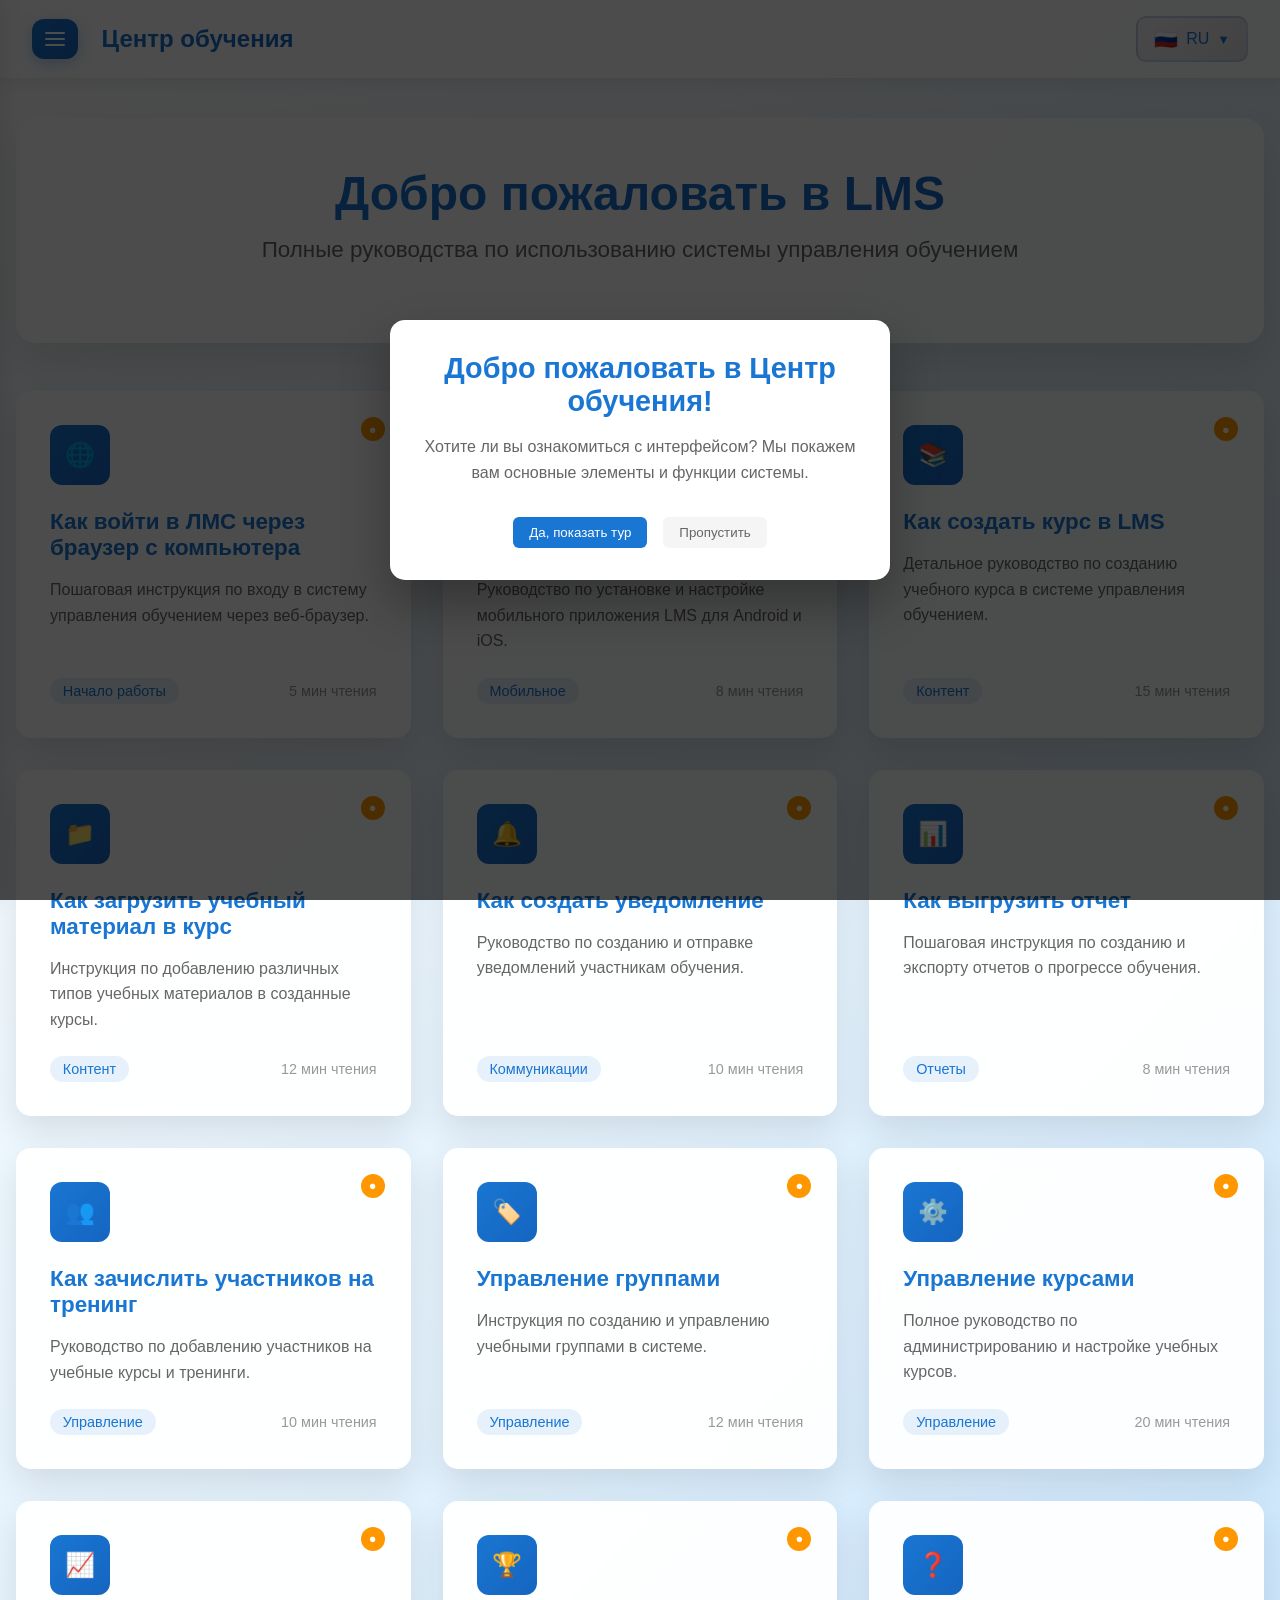
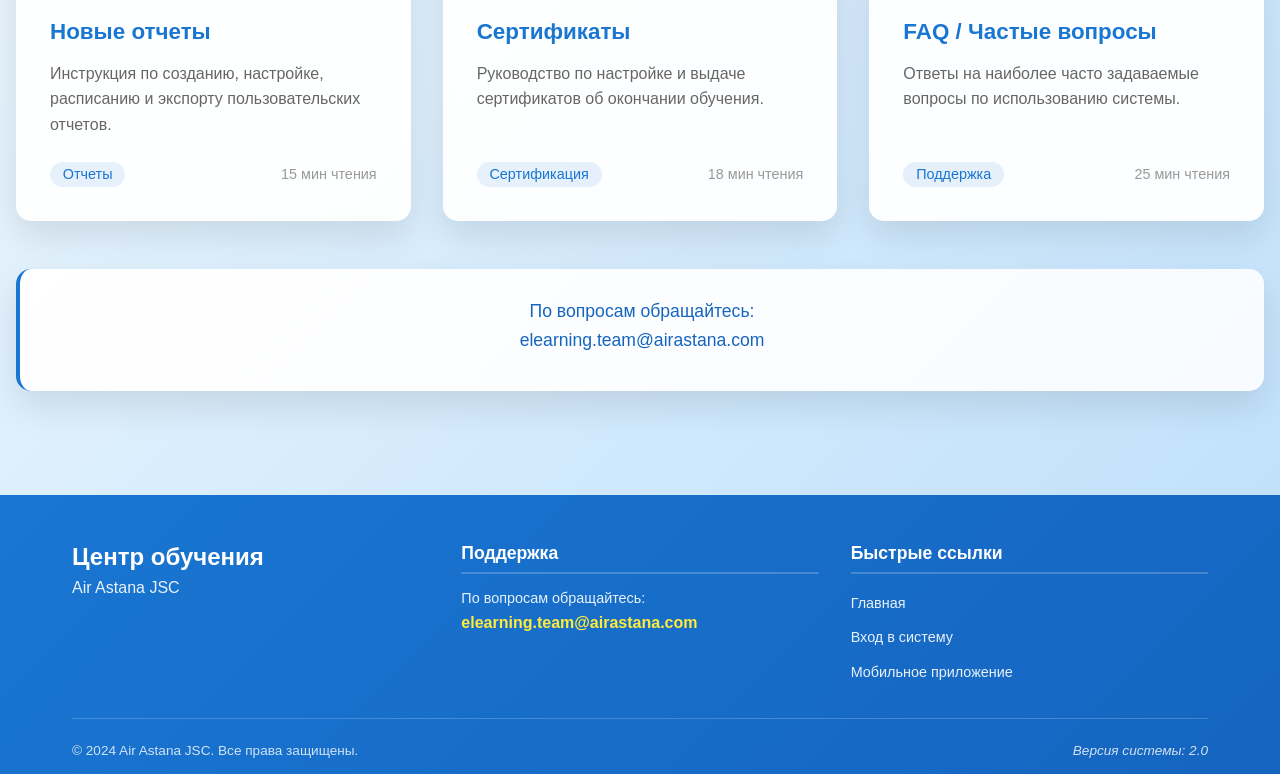
<file: index.html>
<!DOCTYPE html>
<html lang="ru">
<head>
    <meta charset="UTF-8">
    <meta name="viewport" content="width=device-width, initial-scale=1.0">
    <title>Центр обучения - Руководства и инструкции</title>
    <link rel="stylesheet" href="assets/index.css">
</head>
<body>
    <!-- Welcome Dialog -->
    <div class="tour-overlay" id="welcome-overlay">
        <div class="welcome-dialog active" id="welcome-dialog">
            <h2 data-translate="welcome.title">Добро пожаловать в Центр обучения!</h2>
            <p data-translate="welcome.description">Хотите ли вы ознакомиться с интерфейсом? Мы покажем вам основные элементы и функции системы.</p>
            <div class="welcome-buttons">
                <button class="tour-btn tour-btn-primary" onclick="startTour()" data-translate="welcome.startTour">Да, показать тур</button>
                <button class="tour-btn tour-btn-secondary" onclick="skipTour()" data-translate="welcome.skip">Пропустить</button>
            </div>
        </div>
    </div>

    <!-- Tour Overlay -->
    <div class="tour-overlay" id="tour-overlay">
        <div class="tour-highlight" id="tour-highlight"></div>
        <div class="tour-dialog" id="tour-dialog">
            <h3 id="tour-title"></h3>
            <p id="tour-description"></p>
            <div class="tour-controls">
                <span class="tour-progress" id="tour-progress"></span>
                <div>
                    <button class="tour-btn tour-btn-secondary" id="tour-prev" onclick="prevTourStep()" data-translate="tour.prev">Назад</button>
                    <button class="tour-btn tour-btn-primary" id="tour-next" onclick="nextTourStep()" data-translate="tour.next">Далее</button>
                </div>
            </div>
        </div>
    </div>

    <header class="header">
        <div class="header-content">
            <div class="header-left">
                <button class="menu-toggle" onclick="toggleSidebar()" id="menu-toggle">
                    <div class="hamburger">
                        <span></span>
                        <span></span>
                        <span></span>
                    </div>
                </button>
                <h1 class="site-title" id="site-title" data-translate="site.title">Центр обучения</h1>
            </div>
            
            <div class="language-selector">
                <div class="language-toggle" onclick="toggleLanguageDropdown()" id="language-toggle">
                    <span class="language-flag" id="current-flag">🇷🇺</span>
                    <span class="language-code" id="current-lang">RU</span>
                    <span class="language-arrow">▼</span>
                </div>
                <div class="language-dropdown" id="language-dropdown">
                    <div class="language-option selected" onclick="changeLanguage('ru')" data-lang="ru">
                        <span class="language-flag">🇷🇺</span>
                        <span>Русский</span>
                    </div>
                    <div class="language-option" onclick="changeLanguage('en')" data-lang="en">
                        <span class="language-flag">🇺🇸</span>
                        <span>English</span>
                    </div>
                    <div class="language-option" onclick="changeLanguage('kk')" data-lang="kk">
                        <span class="language-flag">🇰🇿</span>
                        <span>Қазақша</span>
                    </div>
                </div>
            </div>
        </div>
    </header>

    <div class="overlay" onclick="closeSidebar()"></div>

    <nav class="sidebar" id="sidebar">
    <div class="sidebar-header">
        <div class="sidebar-title" data-translate="sidebar.title">Руководства</div>
        <div class="sidebar-subtitle" data-translate="sidebar.subtitle">Выберите инструкцию</div>
    </div>
    <div class="sidebar-menu" id="sidebar-menu">
        <div class="menu-section">
            <div class="menu-section-title" data-translate="menu.main">Основное</div>
            <a href="#" class="menu-item active" onclick="showHome()" data-translate="menu.home">
                Главная
            </a>
        </div>
        <div class="menu-section">
            <div class="menu-section-title" data-translate="menu.gettingStarted">Начало работы</div>
            <a href="#" class="menu-item" onclick="showGuide('browser-login')" data-translate="menu.browserLogin">
                Как войти в ЛМС через браузер
            </a>
            <a href="#" class="menu-item" onclick="showGuide('mobile-app')" data-translate="menu.mobileApp">
                Как установить мобильное приложение
            </a>
        </div>
        <div class="menu-section">
            <div class="menu-section-title" data-translate="menu.contentCreation">Создание контента</div>
            <a href="#" class="menu-item" onclick="showGuide('create-course')" data-translate="menu.createCourse">
                Как создать курс в LMS
            </a>
            <a href="#" class="menu-item" onclick="showGuide('upload-material')" data-translate="menu.uploadMaterial">
                Как загрузить учебный материал
            </a>
            <a href="#" class="menu-item" onclick="showGuide('create-notification')" data-translate="menu.createNotification">
                Как создать уведомление
            </a>
        </div>
        <div class="menu-section">
            <div class="menu-section-title" data-translate="menu.management">Управление</div>
            <a href="enrollment.html" class="menu-item" data-translate="menu.enrollParticipants">
                Как зачислить участников
            </a>
            <a href="groups.html" class="menu-item" data-translate="menu.manageGroups">
                Управление группами
            </a>
            <a href="course-editing.html" class="menu-item" data-translate="menu.manageCourses">
                Управление курсами
            </a>
        </div>
        <div class="menu-section">
            <div class="menu-section-title" data-translate="menu.reporting">Отчетность</div>
            <a href="https://kcsystemhub.github.io/lms-old-reports/" class="menu-item" target="_blank" rel="noopener noreferrer" data-translate="menu.exportReport">
                Как выгрузить отчет
            </a>
            <a href="new-reports.html" class="menu-item" data-translate="menu.newReports">
                Новые отчеты
            </a>
            <a href="certificates.html" class="menu-item" data-translate="menu.certificates">
                Сертификаты
            </a>
            <a href="faq.html" class="menu-item" data-translate="menu.faq">
                FAQ / Частые вопросы
            </a>
        </div>
    </div>
</nav>

    <main class="main-content" id="main-content">
        <!-- Home Page -->
        <div id="home-page">
            <div class="hero-section" id="hero-section">
                <h1 class="hero-title" data-translate="hero.title">Добро пожаловать в LMS</h1>
                <p class="hero-subtitle" data-translate="hero.subtitle">Полные руководства по использованию системы управления обучением</p>
            </div>

            <div class="guides-grid" id="guides-grid">
                <div class="guide-card" onclick="showGuide('browser-login')" data-guide="browser-login">
                    <div class="guide-status new" data-translate-title="status.new">●</div>
                    <div class="guide-icon">🌐</div>
                    <h3 class="guide-title" data-translate="guides.browserLogin.title">Как войти в ЛМС через браузер с компьютера</h3>
                    <p class="guide-description" data-translate="guides.browserLogin.description">Пошаговая инструкция по входу в систему управления обучением через веб-браузер.</p>
                    <div class="guide-meta">
                        <span class="guide-category" data-translate="categories.gettingStarted">Начало работы</span>
                        <span data-translate="reading.time5">5 мин чтения</span>
                    </div>
                </div>

                <div class="guide-card" onclick="showGuide('mobile-app')" data-guide="mobile-app">
                    <div class="guide-status new" data-translate-title="status.new">●</div>
                    <div class="guide-icon">📱</div>
                    <h3 class="guide-title" data-translate="guides.mobileApp.title">Как установить мобильное приложение</h3>
                    <p class="guide-description" data-translate="guides.mobileApp.description">Руководство по установке и настройке мобильного приложения LMS для Android и iOS.</p>
                    <div class="guide-meta">
                        <span class="guide-category" data-translate="categories.mobile">Мобильное</span>
                        <span data-translate="reading.time8">8 мин чтения</span>
                    </div>
                </div>

                <div class="guide-card" onclick="showGuide('create-course')" data-guide="create-course">
                    <div class="guide-status new" data-translate-title="status.new">●</div>
                    <div class="guide-icon">📚</div>
                    <h3 class="guide-title" data-translate="guides.createCourse.title">Как создать курс в LMS</h3>
                    <p class="guide-description" data-translate="guides.createCourse.description">Детальное руководство по созданию учебного курса в системе управления обучением.</p>
                    <div class="guide-meta">
                        <span class="guide-category" data-translate="categories.content">Контент</span>
                        <span data-translate="reading.time15">15 мин чтения</span>
                    </div>
                </div>

                <div class="guide-card" onclick="showGuide('upload-material')" data-guide="upload-material">
                    <div class="guide-status new" data-translate-title="status.new">●</div>
                    <div class="guide-icon">📁</div>
                    <h3 class="guide-title" data-translate="guides.uploadMaterial.title">Как загрузить учебный материал в курс</h3>
                    <p class="guide-description" data-translate="guides.uploadMaterial.description">Инструкция по добавлению различных типов учебных материалов в созданные курсы.</p>
                    <div class="guide-meta">
                        <span class="guide-category" data-translate="categories.content">Контент</span>
                        <span data-translate="reading.time12">12 мин чтения</span>
                    </div>
                </div>

                <div class="guide-card" onclick="showGuide('create-notification')" data-guide="create-notification">
                    <div class="guide-status new" data-translate-title="status.new">●</div>
                    <div class="guide-icon">🔔</div>
                    <h3 class="guide-title" data-translate="guides.createNotification.title">Как создать уведомление</h3>
                    <p class="guide-description" data-translate="guides.createNotification.description">Руководство по созданию и отправке уведомлений участникам обучения.</p>
                    <div class="guide-meta">
                        <span class="guide-category" data-translate="categories.communications">Коммуникации</span>
                        <span data-translate="reading.time10">10 мин чтения</span>
                    </div>
                </div>

                <a
  class="guide-card"
  href="https://kcsystemhub.github.io/lms-old-reports/"
  target="_blank"
  rel="noopener noreferrer"
  data-guide="export-report"
 
>
  <div class="guide-status new" data-translate-title="status.new">●</div>
  <div class="guide-icon">📊</div>
  <h3 class="guide-title" data-translate="guides.exportReport.title">
    Как выгрузить отчет
  </h3>
  <p
    class="guide-description"
    data-translate="guides.exportReport.description"
  >
    Пошаговая инструкция по созданию и экспорту отчетов о прогрессе обучения.
  </p>
  <div class="guide-meta">
    <span class="guide-category" data-translate="categories.reports">
      Отчеты
    </span>
    <span data-translate="reading.time8">8 мин чтения</span>
  </div>
</a>

                <a href="enrollment.html" class="guide-card-link">
                    <div class="guide-card" data-guide="enroll-participants">
                        <div class="guide-status viewed" data-translate-title="status.new" title="Просмотрено">✓</div>
                        <div class="guide-icon">👥</div>
                        <h3 class="guide-title" data-translate="guides.enrollParticipants.title">Как зачислить участников на тренинг</h3>
                        <p class="guide-description" data-translate="guides.enrollParticipants.description">Руководство по добавлению участников на учебные курсы и тренинги.</p>
                        <div class="guide-meta">
                            <span class="guide-category" data-translate="categories.management">Управление</span>
                            <span data-translate="reading.time10">10 мин чтения</span>
                        </div>
                    </div>
                </a>

                <a href="groups.html" class="guide-card" data-guide="manage-groups">
                    <div class="guide-status viewed" data-translate-title="status.new" title="Просмотрено">✓</div>
                    <div class="guide-icon">🏷️</div>
                    <h3 class="guide-title" data-translate="guides.manageGroups.title">Управление группами</h3>
                    <p class="guide-description" data-translate="guides.manageGroups.description">Инструкция по созданию и управлению учебными группами в системе.</p>
                    <div class="guide-meta">
                        <span class="guide-category" data-translate="categories.management">Управление</span>
                        <span data-translate="reading.time12">12 мин чтения</span>
                    </div>
                </a>

                <a href="course-editing.html" class="guide-card" data-guide="manage-courses">
                    <div class="guide-status new" data-translate-title="status.new">●</div>
                    <div class="guide-icon">⚙️</div>
                    <h3 class="guide-title" data-translate="guides.manageCourses.title">Управление курсами</h3>
                    <p class="guide-description" data-translate="guides.manageCourses.description">Полное руководство по администрированию и настройке учебных курсов.</p>
                    <div class="guide-meta">
                        <span class="guide-category" data-translate="categories.management">Управление</span>
                        <span data-translate="reading.time20">20 мин чтения</span>
                    </div>
                </a>

                <a href="new-reports.html" class="guide-card" data-guide="new-reports">
                    <div class="guide-status new" data-translate-title="status.new">●</div>
                    <div class="guide-icon">📈</div>
                    <h3 class="guide-title" data-translate="guides.newReports.title">Новые отчеты</h3>
                    <p class="guide-description" data-translate="guides.newReports.description">Инструкция по созданию, настройке, расписанию и экспорту пользовательских отчетов.</p>
                    <div class="guide-meta">
                        <span class="guide-category" data-translate="categories.reports">Отчеты</span>
                        <span data-translate="reading.time15">15 мин чтения</span>
                    </div>
                </a>

                <a href="certificates.html" class="guide-card" data-guide="certificates">
                    <div class="guide-status new" data-translate-title="status.new">●</div>
                    <div class="guide-icon">🏆</div>
                    <h3 class="guide-title" data-translate="guides.certificates.title">Сертификаты</h3>
                    <p class="guide-description" data-translate="guides.certificates.description">Руководство по настройке и выдаче сертификатов об окончании обучения.</p>
                    <div class="guide-meta">
                        <span class="guide-category" data-translate="categories.certification">Сертификация</span>
                        <span data-translate="reading.time18">18 мин чтения</span>
                    </div>
                </a>

                <a href="faq.html" class="guide-card" data-guide="faq">
                    <div class="guide-status new" data-translate-title="status.new">●</div>
                    <div class="guide-icon">❓</div>
                    <h3 class="guide-title" data-translate="guides.faq.title">FAQ / Частые вопросы</h3>
                    <p class="guide-description" data-translate="guides.faq.description">Ответы на наиболее часто задаваемые вопросы по использованию системы.</p>
                    <div class="guide-meta">
                        <span class="guide-category" data-translate="categories.support">Поддержка</span>
                        <span data-translate="reading.time25">25 мин чтения</span>
                    </div>
                </a>
            </div>

            <div class="contact-info" id="contact-info">
                <p data-translate="contact.question">По вопросам обращайтесь:</p>
                <p class="contact-email">elearning.team@airastana.com</p>
            </div>
        </div>

        <!-- Guide Pages -->
        <div id="browser-login-page" class="guide-page">
            <a href="#" class="back-button" onclick="showHome()">
                <span class="icon">←</span>
                <span data-translate="back.toList">Вернуться к списку</span>
            </a>
            <div class="guide-header">
                <h1 data-translate="guides.browserLogin.title">Как войти в ЛМС через браузер с компьютера</h1>
                <p data-translate="guides.browserLogin.subtitle">Пошаговая инструкция по входу в систему</p>
            </div>

            <!-- Основное содержание гайда -->
            <div class="guide-content-panel">
                <p class="guide-intro">
                    Если вам необходимо зайти как сотрудник, следуйте ниже указанным пунктам:
                </p>

                <!-- Шаг 1 -->
                <div class="guide-step-block">
                    <h3 class="guide-step-title-row">
                        <span class="guide-step-number">1</span>
                        Введите в адресной строке браузера lms.airastana.com
                    </h3>
                    <div class="guide-code-display">
                        lms.airastana.com
                    </div>
                </div>

                <!-- Шаг 2 -->
                <div class="guide-step-block">
                    <h3 class="guide-step-title-row">
                        <span class="guide-step-number">2</span>
                        Вы можете переключить язык интерфейса в верхнем правом углу
                    </h3>
                    <div class="guide-screenshot-frame">
                        <p class="guide-screenshot-caption">📷 Выбор языка интерфейса</p>
                        <img loading="lazy" decoding="async" src="images/lms-language-selection.png" alt="Выбор языка интерфейса" class="guide-image">
                    </div>
                </div>

                <!-- Шаг 3 -->
                <div class="guide-step-block">
                    <h3 class="guide-step-title-row">
                        <span class="guide-step-number">3</span>
                        Нажмите кнопку "Войти как сотрудник"
                    </h3>
                    <p class="guide-text">
                        Система переадресует вас на страницу входа для сотрудников.
                    </p>
                    <div class="guide-screenshot-frame">
                        <p class="guide-screenshot-caption">📷 Кнопка "Войти как сотрудник"</p>
                        <img loading="lazy" decoding="async" src="images/lms-employee-login-button.png" alt="Кнопка Войти как сотрудник" class="guide-image">
                    </div>
                </div>

                <!-- Шаг 4 -->
                <div class="guide-step-block">
                    <h3 class="guide-step-title-row">
                        <span class="guide-step-number">4</span>
                        Введите корпоративный логин и пароль
                    </h3>
                    <p class="guide-text">
                        (такой, как вводите при включении компьютера, или открытии почты через owa.airastana.com)
                    </p>
                    <div class="guide-screenshot-frame">
                        <p class="guide-screenshot-caption">📷 Форма входа Air Astana JSC</p>
                        <img loading="lazy" decoding="async" src="images/lms-airastana-login-form.png" alt="Форма входа Air Astana JSC" class="guide-image">
                    </div>
                </div>

                <!-- Дополнительная информация -->
                <div class="guide-warning-callout">
                    <h3 class="guide-warning-title">
                        ⚠️ Важные моменты:
                    </h3>
                    <ul class="guide-list">
                        <li>Используйте корпоративный логин и пароль</li>
                        <li>Те же учетные данные, что для Windows и корпоративной почты</li>
                        <li>Доступ к owa.airastana.com с теми же данными</li>
                    </ul>
                </div>
            </div>
        </div>

        <div id="create-course-page" class="guide-page">
            <a href="#" class="back-button" onclick="showHome()">
                <span class="icon">←</span>
                <span data-translate="back.toList">Вернуться к списку</span>
            </a>
            <div class="guide-header">
                <h1 data-translate="guides.createCourse.title">Как создать курс в LMS</h1>
                <p data-translate="guides.createCourse.subtitle">Пошаговая инструкция по созданию курса</p>
            </div>

            <!-- Основное содержание гайда -->
            <div class="guide-content-panel">

                <!-- Шаг 1 -->
                <div class="guide-step-block">
                    <h3 class="guide-step-title-row">
                        <span class="guide-step-number">1</span>
                        Заходим в "Меню администратора" → "Управление курсами"
                    </h3>
                    <p class="guide-text">
                        Нажмите на "Меню администратора" в верхнем правом углу экрана, затем выберите "Управление курсами".
                    </p>
                    <div class="guide-screenshot-frame">
                        <p class="guide-screenshot-caption">📷 Меню администратора</p>
                        <img loading="lazy" decoding="async" src="images/lms-admin-menu.png" alt="Меню администратора" class="guide-image">
                    </div>
                </div>

                <!-- Шаг 2 -->
                <div class="guide-step-block">
                    <h3 class="guide-step-title-row">
                        <span class="guide-step-number">2</span>
                        Просмотр списка курсов и категорий
                    </h3>
                    <p class="guide-text">
                        Здесь отображается полный список курсов и категорий, доступных вам для администрирования.
                    </p>
                    <div class="guide-screenshot-frame">
                        <p class="guide-screenshot-caption">📷 Список курсов и категорий</p>
                        <img loading="lazy" decoding="async" src="images/lms-courses-list.png" alt="Список курсов и категорий" class="guide-image">
                    </div>
                </div>

                <!-- Шаг 3 -->
                <div class="guide-step-block">
                    <h3 class="guide-step-title-row">
                        <span class="guide-step-number">3</span>
                        Создание нового курса
                    </h3>
                    <p class="guide-text">
                        Для редактирования существующего курса просто кликните на его название. Для создания нового курса нажмите <strong>"+"</strong> в верхнем правом углу экрана.
                    </p>
                    <div class="guide-screenshot-frame">
                        <p class="guide-screenshot-caption">📷 Кнопка создания курса</p>
                        <img loading="lazy" decoding="async" src="images/lms-create-course-button.png" alt="Кнопка создания курса" class="guide-image">
                    </div>
                </div>

                <!-- Шаг 4 -->
                <div class="guide-step-block">
                    <h3 class="guide-step-title-row">
                        <span class="guide-step-number">4</span>
                        Заполняем обязательные поля
                    </h3>
                    
                    <!-- Тип курса -->
                    <div class="guide-content-card">
                        <h4 class="guide-content-card-title">🎯 Тип</h4>
                        <ul class="guide-list">
                            <li><strong>Электронное обучение</strong> – курс для самостоятельного изучения студентом</li>
                            <li><strong>Аудиторный курс</strong> – проводится в классе под руководством тренера либо онлайн (в формате вебинара)</li>
                        </ul>
                    </div>

                    <!-- Код курса -->
                    <div class="guide-content-card">
                        <h4 class="guide-content-card-title">🏷️ Код</h4>
                        <p class="guide-text-tight">
                            В начале кода прописывается департамент, далее самостоятельно придумываете код курса.
                        </p>
                        <div class="guide-success-note-strong">
                            <strong>Примеры департаментов:</strong><br>
                            • GS – Ground Services<br>
                            • EM – Engineering and maintenance<br>
                            • и т.д.
                        </div>
                    </div>

                    <!-- Название курса -->
                    <div class="guide-content-card">
                        <h4 class="guide-content-card-title">📝 Название курса</h4>
                        <p class="guide-text-zero">
                            Введите четкое и понятное название курса.
                        </p>
                    </div>

                    <!-- Описание -->
                    <div class="guide-content-card">
                        <h4 class="guide-content-card-title">📋 Описание</h4>
                        <p class="guide-text-tight">
                            Здесь рекомендуем описать:
                        </p>
                        <ul class="guide-list">
                            <li>Каким темам посвящено обучение</li>
                            <li>В каком формате проводится</li>
                            <li>Чему научится пользователь</li>
                        </ul>
                        <div class="guide-info-note-spaced">
                            <small class="guide-blue-text"><strong>Важно:</strong> Это описание будут видеть участники курса.</small>
                        </div>
                    </div>

                    <!-- Категория -->
                    <div class="guide-content-card">
                        <h4 class="guide-content-card-title">📁 Категория</h4>
                        <p class="guide-text-zero">
                            <strong class="guide-danger-text">Обязательно(!)</strong> укажите, в какой папке будет лежать ваш курс.
                        </p>
                    </div>

                    <div class="guide-warning-box">
                        <p class="guide-warning-box-copy">
                            После заполнения всех полей нажмите <strong>"Сохранить и редактировать"</strong>
                        </p>
                    </div>

                    <div class="guide-screenshot-frame">
                        <p class="guide-screenshot-caption">📷 Форма создания курса</p>
                        <img loading="lazy" decoding="async" src="images/lms-course-creation-form.png" alt="Форма создания курса" class="guide-image">
                    </div>
                </div>

                <!-- Шаг 5 -->
                <div class="guide-step-block">
                    <h3 class="guide-step-title-row">
                        <span class="guide-step-number">5</span>
                        Настройка свойств курса
                    </h3>
                    <p class="guide-text">
                        Система вас перенаправит в окно управления курсом. В первой вкладке <strong>("Свойства")</strong> вы можете сделать все необходимые настройки:
                    </p>
                    
                    <ul class="guide-list-spaced">
                        <li>Поменять название/описание/код/категорию курса</li>
                        <li>Добавить изображение</li>
                        <li>Установить ограничения по времени</li>
                        <li>Подвязать сертификат</li>
                        <li>И многие другие опции</li>
                    </ul>

                    <div class="guide-screenshot-frame">
                        <p class="guide-screenshot-caption">📷 Вкладка "Свойства"</p>
                        <img loading="lazy" decoding="async" src="images/lms-course-properties-tab.png" alt="Вкладка Свойства" class="guide-image">
                    </div>
                </div>

                <!-- Важное замечание -->
                <div class="guide-warning-callout-spaced">
                    <h3 class="guide-warning-title">
                        ⚠️ Важное замечание о публикации курса:
                    </h3>
                    <p class="guide-text">
                        Большинство настроек являются <strong>необязательными</strong> (вы сможете запустить курс и без них). Но <strong class="guide-danger-text">обязательной</strong> является изменение состояния курса в нижнем правом углу.
                    </p>
                    
                    <div class="guide-warning-card">
                        <div class="guide-inline-row">
                            <div class="guide-danger-badge">
                                ❌ По умолчанию: "На техническом обслуживании"
                            </div>
                            <span class="store-icon">→</span>
                            <div class="guide-success-badge">
                                ✅ Изменить на: "Опубликован"
                            </div>
                        </div>
                        <p class="guide-danger-message">
                            Иначе даже после зачисления участников курс будет им недоступен!
                        </p>
                    </div>

                    <div class="guide-screenshot-frame">
                        <p class="guide-screenshot-caption">📷 Изменение статуса курса</p>
                        <img loading="lazy" decoding="async" src="images/lms-course-status-change.png" alt="Изменение статуса курса" class="guide-image">
                    </div>
                </div>

                <!-- Итог -->
                <div class="guide-success-callout">
                    <h3 class="guide-success-title">
                        ✅ Поздравляем! Курс создан
                    </h3>
                    <p class="guide-text">
                        После выполнения всех шагов ваш курс будет создан и готов к использованию. Теперь вы можете:
                    </p>
                    <ul class="guide-list">
                        <li>Добавить учебные материалы</li>
                        <li>Зачислить участников</li>
                        <li>Настроить дополнительные параметры</li>
                        <li>Отслеживать прогресс обучения</li>
                    </ul>
                </div>
            </div>
        </div>

        <div id="mobile-app-page" class="guide-page">
            <a href="#" class="back-button" onclick="showHome()">
                <span class="icon">←</span>
                <span data-translate="back.toList">Вернуться к списку</span>
            </a>
            <div class="guide-header">
                <h1 data-translate="guides.mobileApp.title">Как установить мобильное приложение</h1>
                <p data-translate="guides.mobileApp.subtitle">Руководство по установке Go.Learn</p>
            </div>

            <!-- Основное содержание гайда -->
            <div class="guide-content-panel">
                <p class="guide-intro">
                    Чтобы установить мобильное приложение Go.Learn перейдите по ссылке либо отсканируйте QR код ниже.
                </p>

                <!-- Шаг 1 -->
                <div class="guide-step-block">
                    <h3 class="guide-step-title-row">
                        <span class="guide-step-number">1</span>
                        Установите приложение Go.Learn
                    </h3>
                    
                    <div class="store-grid">
                        <!-- iOS -->
                        <div class="store-card">
                            <h4 class="store-card-title">
                                <span class="store-icon">🍎</span>
                                iOS: AppStore
                            </h4>
                            <div class="guide-screenshot-frame">
                                <p class="guide-screenshot-caption">📷 QR-код для App Store</p>
                                <img loading="lazy" decoding="async" src="images/golearn-appstore-qr.png" alt="QR-код для App Store" class="guide-image">
                            </div>
                        </div>

                        <!-- Android -->
                        <div class="store-card">
                            <h4 class="store-card-title">
                                <span class="store-icon">🤖</span>
                                Android: Google Play
                            </h4>
                            <div class="guide-screenshot-frame">
                                <p class="guide-screenshot-caption">📷 QR-код для Google Play</p>
                                <img loading="lazy" decoding="async" src="images/golearn-googleplay-qr.png" alt="QR-код для Google Play" class="guide-image">
                            </div>
                        </div>
                    </div>
                </div>

                <!-- Шаг 2 -->
                <div class="guide-step-block">
                    <h3 class="guide-step-title-row">
                        <span class="guide-step-number">2</span>
                        Настройте платформу
                    </h3>
                    <p class="guide-text">
                        После установки приложения Go Learn откройте его, в поле "Platform URL" введите <strong>lms.airastana.com</strong> и нажмите "Proceed to login page"
                    </p>
                    
                    <div class="guide-code-display">
                        lms.airastana.com
                    </div>

                    <div class="guide-screenshot-frame">
                        <p class="guide-screenshot-caption">📷 Экран настройки Platform URL</p>
                        <img loading="lazy" decoding="async" src="images/golearn-platform-url-setup.png" alt="Экран настройки Platform URL" class="guide-image">
                    </div>
                </div>

                <!-- Шаг 3 -->
                <div class="guide-step-block">
                    <h3 class="guide-step-title-row">
                        <span class="guide-step-number">3</span>
                        Войдите как сотрудник
                    </h3>
                    <p class="guide-text">
                        Далее нажмите "Войти как сотрудник" чтобы войти под доменной учётной записью.
                    </p>

                    <div class="guide-screenshot-frame">
                        <p class="guide-screenshot-caption">📷 Кнопка "Войти как сотрудник"</p>
                        <img loading="lazy" decoding="async" src="images/golearn-employee-login-button.png" alt="Кнопка Войти как сотрудник" class="guide-image">
                    </div>
                </div>

                <!-- Шаг 4 -->
                <div class="guide-step-block">
                    <h3 class="guide-step-title-row">
                        <span class="guide-step-number">4</span>
                        Введите корпоративные данные
                    </h3>
                    <p class="guide-text">
                        В открывшемся окне введите свой корпоративный логин/пароль.
                    </p>

                    <div class="guide-screenshot-frame">
                        <p class="guide-screenshot-caption">📷 Форма входа "Air Astana" JSC</p>
                        <img loading="lazy" decoding="async" src="images/golearn-airastana-login-form.png" alt="Форма входа Air Astana JSC" class="guide-image">
                    </div>
                </div>

                <!-- Дополнительная информация -->
                <div class="guide-success-callout">
                    <h3 class="guide-success-title">
                        ✅ Готово!
                    </h3>
                    <p class="guide-text">
                        После успешного входа вы получите доступ к мобильной версии LMS с возможностью:
                    </p>
                    <ul class="guide-list">
                        <li>Проходить курсы в мобильном режиме</li>
                        <li>Получать push-уведомления о новых материалах</li>
                        <li>Синхронизировать прогресс с веб-версией</li>
                        <li>Изучать материалы оффлайн</li>
                    </ul>
                </div>

                <!-- Важные моменты -->
                <div class="guide-warning-callout-top">
                    <h3 class="guide-warning-title">
                        ⚠️ Важные моменты:
                    </h3>
                    <ul class="guide-list">
                        <li>Используйте те же учетные данные, что и для веб-версии</li>
                        <li>Убедитесь в стабильном интернет-соединении при первом входе</li>
                        <li>Приложение поддерживает работу оффлайн после загрузки контента</li>
                        <li>Platform URL: <strong>lms.airastana.com</strong> (без https://)</li>
                    </ul>
                </div>
            </div>
        </div>

        <div id="upload-material-page" class="guide-page">
            <a href="#" class="back-button" onclick="showHome()">
                <span class="icon">←</span>
                <span data-translate="back.toList">Вернуться к списку</span>
            </a>
            <div class="guide-header">
                <h1 data-translate="guides.uploadMaterial.title">Как загрузить учебный материал в курс</h1>
                <p data-translate="guides.uploadMaterial.subtitle">Пошаговая инструкция по добавлению материалов</p>
            </div>

            <!-- Основное содержание гайда -->
            <div class="guide-content-panel">

                <!-- Шаг 1 -->
                <div class="guide-step-block">
                    <h3 class="guide-step-title-row">
                        <span class="guide-step-number">1</span>
                        Заходим в "Меню администратора" → "Управление курсами"
                    </h3>
                    <p class="guide-text">
                        Выберите нужный курс из списка доступных курсов.
                    </p>
                    <div class="guide-screenshot-frame">
                        <p class="guide-screenshot-caption">📷 Меню администратора и список курсов</p>
                        <img loading="lazy" decoding="async" src="images/lms-admin-menu-courses.png" alt="Меню администратора и список курсов" class="guide-image">
                    </div>
                </div>

                <!-- Шаг 2 -->
                <div class="guide-step-block">
                    <h3 class="guide-step-title-row">
                        <span class="guide-step-number">2</span>
                        Открываем вкладку "Учебный материал"
                    </h3>
                    <p class="guide-text">
                        Для редактирования существующего курса просто кликните на его название. В открывшемся окне откройте вкладку <strong>"Учебный материал"</strong>. Здесь будет отображаться список всех загруженных в курс материалов.
                    </p>
                    <p class="guide-text">
                        Для загрузки нового материала нажмите <strong>"Добавить учебный материал"</strong>
                    </p>
                    <div class="guide-screenshot-frame">
                        <p class="guide-screenshot-caption">📷 Вкладка "Учебный материал"</p>
                        <img loading="lazy" decoding="async" src="images/lms-learning-materials-tab.png" alt="Вкладка Учебный материал" class="guide-image">
                    </div>
                </div>

                <!-- Шаг 3 -->
                <div class="guide-step-block">
                    <h3 class="guide-step-title-row">
                        <span class="guide-step-number">3</span>
                        Выбираем тип загружаемого материала
                    </h3>
                    
                    <!-- SCORM/AICC/xAPI -->
                    <div class="guide-content-card">
                        <h4 class="guide-content-card-title">📦 SCORM/AICC/xAPI (Tin Can)</h4>
                        <p class="guide-text-zero">
                            Различные форматы интерактивных онлайн курсов, требующих взаимодействия с участником.
                        </p>
                    </div>

                    <!-- Видео -->
                    <div class="guide-content-card">
                        <h4 class="guide-content-card-title">🎬 Видео</h4>
                        <p class="guide-text-tight">
                            Загрузка готового видеоролика с компьютера либо предоставление ссылки на внешний источник.
                        </p>
                        <div class="guide-warning-note-compact">
                            <p class="guide-warning-copy">
                                <strong>Важно:</strong> Второй вариант (внешние ссылки) не рекомендуется из-за возможной блокировки ресурсов как YouTube и других сайтов.
                            </p>
                        </div>
                    </div>

                    <!-- Файл -->
                    <div class="guide-content-card">
                        <h4 class="guide-content-card-title">📄 Файл</h4>
                        <p class="guide-text-zero">
                            Загрузка файла в любом формате. Данный файл не будет воспроизводиться в LMS, он просто будет доступен для скачивания участниками.
                        </p>
                    </div>

                    <!-- Конвертер слайдов -->
                    <div class="guide-content-card">
                        <h4 class="guide-content-card-title">🎨 Конвертер слайдов</h4>
                        <p class="guide-text-tight">
                            Загрузка презентации в формате PowerPoint либо PDF.
                        </p>
                        <div class="guide-danger-note">
                            <p class="guide-danger-copy">
                                <strong>Важно:</strong> Встроенная анимация, переходы, озвучка, видео автоматически удаляются. Если необходимо их сохранить, используйте другие форматы (загрузите видеоролик отдельно, конвертируйте в SCORM и т.д.)
                            </p>
                        </div>
                    </div>

                    <!-- Опрос/тест -->
                    <div class="guide-content-card">
                        <h4 class="guide-content-card-title">❓ Опрос/тест</h4>
                        <p class="guide-text-zero">
                            Единственный тип материала, который создается прямо в LMS. Все остальные материалы разрабатываются в других форматах и загружаются уже в готовом виде.
                        </p>
                    </div>

                    <div class="guide-blue-box">
                        <p class="guide-info-caption">
                            📏 Максимальный размер одного файла: <strong>700 МБ</strong> (относится ко всем типам материалов)
                        </p>
                    </div>
                </div>

                <!-- Шаг 4 -->
                <div class="guide-step-block">
                    <h3 class="guide-step-title-row">
                        <span class="guide-step-number">4</span>
                        Настройка порядка отображения материалов
                    </h3>
                    <p class="guide-text">
                        После загрузки всех материалов можно установить порядок их отображения путем перетаскивания.
                    </p>
                    <div class="guide-screenshot-frame">
                        <p class="guide-screenshot-caption">📷 Перетаскивание материалов</p>
                        <img loading="lazy" decoding="async" src="images/lms-materials-drag-drop.png" alt="Перетаскивание материалов" class="guide-image">
                    </div>
                </div>

                <!-- Шаг 5 -->
                <div class="guide-step-block">
                    <h3 class="guide-step-title-row">
                        <span class="guide-step-number">5</span>
                        Дополнительные настройки материалов
                    </h3>
                    <p class="guide-text">
                        Возле каждого материала есть всплывающее меню, где можно:
                    </p>
                    
                    <ul class="guide-list-spaced">
                        <li>Удалить ненужные материалы</li>
                        <li>Заменить обновленной версией</li>
                        <li>Установить дополнительные настройки</li>
                        <li>Настроить предпосылки (какие материалы нужно изучить перед доступом к следующему)</li>
                        <li>Временно скрыть материал от участников</li>
                    </ul>

                    <div class="guide-content-card">
                        <h4 class="guide-content-card-title">🔗 Настройка предпосылок</h4>
                        <p class="guide-text-tight">
                            В разделе "Предпосылки" можно настроить последовательность изучения материалов.
                        </p>
                        <div class="guide-success-note">
                            <p class="guide-success-copy">
                                <strong>Пример:</strong> Для доступа к материалу 3 необходимо пройти первые два материала.
                            </p>
                        </div>
                    </div>

                    <div class="guide-content-card">
                        <h4 class="guide-content-card-title">👁️ Скрытие материалов</h4>
                        <p class="guide-text-zero">
                            В разделе "Настройки" можно временно скрыть материал от участников, не удаляя его из курса.
                        </p>
                    </div>

                    <div class="guide-screenshot-frame">
                        <p class="guide-screenshot-caption">📷 Меню настроек материала</p>
                        <img loading="lazy" decoding="async" src="images/lms-material-settings-menu.png" alt="Меню настроек материала" class="guide-image">
                    </div>

                    <div class="guide-screenshot-frame">
                        <p class="guide-screenshot-caption">📷 Настройка предпосылок</p>
                        <img loading="lazy" decoding="async" src="images/lms-material-prerequisites.png" alt="Настройка предпосылок" class="guide-image">
                    </div>

                    <div class="guide-screenshot-frame">
                        <p class="guide-screenshot-caption">📷 Скрытие материала</p>
                        <img loading="lazy" decoding="async" src="images/lms-material-hide-settings.png" alt="Скрытие материала" class="guide-image">
                    </div>
                </div>

                <!-- Шаг 6 -->
                <div class="guide-step-block">
                    <h3 class="guide-step-title-row">
                        <span class="guide-step-number">6</span>
                        Добавление мини-приложений курса
                    </h3>
                    <p class="guide-text">
                        В нижнем правом углу экрана есть дополнительная опция: <strong>"Добавить мини-приложения курса"</strong>.
                    </p>
                    <p class="guide-text">
                        Здесь можно добавить на экран участникам:
                    </p>
                    
                    <ul class="guide-list-spaced">
                        <li>Описание курса</li>
                        <li>Область для комментариев</li>
                        <li>Дополнительные материалы для скачивания</li>
                        <li>И другие полезные элементы</li>
                    </ul>

                    <div class="guide-screenshot-frame">
                        <p class="guide-screenshot-caption">📷 Мини-приложения курса</p>
                        <img loading="lazy" decoding="async" src="images/lms-course-mini-apps.png" alt="Мини-приложения курса" class="guide-image">
                    </div>
                </div>

                <!-- Итог -->
                <div class="guide-success-callout">
                    <h3 class="guide-success-title">
                        ✅ Материалы успешно загружены!
                    </h3>
                    <p class="guide-text">
                        После выполнения всех шагов учебные материалы будут доступны участникам курса. Теперь вы можете:
                    </p>
                    <ul class="guide-list">
                        <li>Отслеживать прогресс изучения материалов</li>
                        <li>Обновлять контент по мере необходимости</li>
                        <li>Добавлять новые материалы в любое время</li>
                        <li>Настраивать последовательность обучения</li>
                    </ul>
                </div>
            </div>
        </div>

        <div id="create-notification-page" class="guide-page">
            <a href="#" class="back-button" onclick="showHome()">
                <span class="icon">←</span>
                <span data-translate="back.toList">Вернуться к списку</span>
            </a>
            <div class="guide-header">
                <h1 data-translate="guides.createNotification.title">Как создать уведомление</h1>
                <p data-translate="guides.createNotification.subtitle">Пошаговая инструкция по созданию уведомлений</p>
            </div>

            <!-- Основное содержание гайда -->
            <div class="guide-content-panel">

                <!-- Шаг 1 -->
                <div class="guide-step-block">
                    <h3 class="guide-step-title-row">
                        <span class="guide-step-number">1</span>
                        Заходим в "Меню администратора" → "Уведомления"
                    </h3>
                    <p class="guide-text">
                        Нажмите на "Меню администратора" в верхнем правом углу экрана, затем выберите "Уведомления".
                    </p>
                    <div class="guide-screenshot-frame">
                        <p class="guide-screenshot-caption">📷 Меню администратора - Уведомления</p>
                        <img loading="lazy" decoding="async" src="images/lms-admin-menu-notifications.png" alt="Меню администратора - Уведомления" class="guide-image">
                    </div>
                </div>

                <!-- Шаг 2 -->
                <div class="guide-step-block">
                    <h3 class="guide-step-title-row">
                        <span class="guide-step-number">2</span>
                        Создаем новое уведомление
                    </h3>
                    <p class="guide-text">
                        На странице уведомлений нажмите кнопку <strong>"Новое уведомление"</strong> для создания нового правила уведомлений.
                    </p>
                    <div class="guide-screenshot-frame">
                        <p class="guide-screenshot-caption">📷 Кнопка "Новое уведомление"</p>
                        <img loading="lazy" decoding="async" src="images/lms-new-notification-button.png" alt="Кнопка Новое уведомление" class="guide-image">
                    </div>
                </div>

                <!-- Шаг 3 -->
                <div class="guide-step-block">
                    <h3 class="guide-step-title-row">
                        <span class="guide-step-number">3</span>
                        Настройка основных параметров уведомления
                    </h3>
                    <p class="guide-text">
                        Выберите событие, при котором будет отправляться данное уведомление, и присвойте ему код:
                    </p>
                    
                    <div class="guide-content-card">
                        <h4 class="guide-content-card-title">🎯 Выбор события</h4>
                        <p class="guide-text-tight">
                            Выберите из выпадающего списка событие, которое будет триггером для отправки уведомления (например, "Пользователь подписался на курс").
                        </p>
                    </div>

                    <div class="guide-content-card">
                        <h4 class="guide-content-card-title">🏷️ Код уведомления</h4>
                        <p class="guide-text-tight">
                            Рекомендуется присвоить тот же код, который использовался в курсе, для удобства управления.
                        </p>
                    </div>

                    <div class="guide-content-card">
                        <h4 class="guide-content-card-title">✉️ Способ доставки</h4>
                        <p class="guide-text-zero">
                            Обязательно поставьте галочку в поле <strong>"Эл. почта"</strong> для отправки уведомлений по электронной почте.
                        </p>
                    </div>

                    <div class="guide-screenshot-frame">
                        <p class="guide-screenshot-caption">📷 Общие настройки уведомления</p>
                        <img loading="lazy" decoding="async" src="images/lms-notification-general-settings.png" alt="Общие настройки уведомления" class="guide-image">
                    </div>
                </div>

                <!-- Шаг 4 -->
                <div class="guide-step-block">
                    <h3 class="guide-step-title-row">
                        <span class="guide-step-number">4</span>
                        Настройка параметров электронной почты
                    </h3>
                    <p class="guide-text">
                        Переходим во вкладку <strong>"Эл. почта"</strong> (слева) и заполняем обязательные поля:
                    </p>

                    <!-- От (имя) -->
                    <div class="guide-content-card">
                        <h4 class="guide-content-card-title">👤 От (имя)</h4>
                        <p class="guide-text-tight">
                            <strong>Необязательное поле.</strong> Можете написать, от чьего имени будет приходить письмо.
                        </p>
                        <div class="guide-danger-note">
                            <p class="guide-danger-copy">
                                <strong>Важно:</strong> Не указывайте существующие в адресной книге Outlook имена, иначе письмо будет заблокировано системой.
                            </p>
                        </div>
                    </div>

                    <!-- От (электронная почта) -->
                    <div class="guide-content-card">
                        <h4 class="guide-content-card-title">📧 От (электронная почта)</h4>
                        <p class="guide-text-tight">
                            Указываем адрес: <strong>noreply@elearning.airastana.com</strong>
                        </p>
                        <div class="guide-code-display-compact">
                            noreply@elearning.airastana.com
                        </div>
                        <div class="guide-warning-note-spaced">
                            <p class="guide-warning-copy">
                                <strong>Важно:</strong> С другого адреса письма не отправятся.
                            </p>
                        </div>
                    </div>

                    <div class="guide-screenshot-frame">
                        <p class="guide-screenshot-caption">📷 Настройки электронной почты</p>
                        <img loading="lazy" decoding="async" src="images/lms-notification-email-settings.png" alt="Настройки электронной почты уведомления" class="guide-image">
                    </div>
                </div>

                <!-- Шаг 5 -->
                <div class="guide-step-block">
                    <h3 class="guide-step-title-row">
                        <span class="guide-step-number">5</span>
                        Настройка языков и содержания письма
                    </h3>
                    
                    <div class="guide-content-card">
                        <h4 class="guide-content-card-title">🌐 Выбор языка</h4>
                        <p class="guide-text-tight">
                            Выберите нужный язык и заполните поля (тема письма и сам текст). Далее <strong>обязательно</strong> выберите второй язык и также заполните поля.
                        </p>
                        <div class="guide-info-note">
                            <p class="guide-info-copy">
                                <strong>Зачем нужно несколько языков:</strong> Пользователи получают уведомление на том языке, который установлен в их профиле.
                            </p>
                        </div>
                    </div>

                    <div class="guide-content-card">
                        <h4 class="guide-content-card-title">✏️ Редактирование текста</h4>
                        <p class="guide-text-tight">
                            Текст письма можно отредактировать прямо в интерфейсе:
                        </p>
                        <ul class="guide-list-tight">
                            <li>Изменить цвет, размер, тип шрифта</li>
                            <li>Добавить картинки и гиперссылки</li>
                            <li>Форматировать текст</li>
                        </ul>
                    </div>

                    <div class="guide-content-card">
                        <h4 class="guide-content-card-title">🔗 Короткие коды</h4>
                        <p class="guide-text-tight">
                            Внизу страницы есть подсказки с короткими кодами. Их можно вставлять в название темы и текст письма. LMS автоматически подтянет нужные данные из системы.
                        </p>
                        <div class="guide-neutral-box">
                            <p class="guide-muted-small">
                                <strong>Пример:</strong> Вместо кода <code>[course_name]</code> будет вставлено название курса.
                            </p>
                        </div>
                    </div>

                    <div class="guide-warning-note">
                        <p class="guide-warning-copy">
                            <strong>Рекомендация:</strong> Поскольку не у всех пользователей язык выбран корректно, удобнее написать текст на двух языках сразу в одном письме и скопировать его во все языковые версии.
                        </p>
                    </div>

                    <div class="guide-screenshot-frame">
                        <p class="guide-screenshot-caption">📷 Редактор текста письма</p>
                        <img loading="lazy" decoding="async" src="images/lms-notification-text-editor.png" alt="Редактор текста письма уведомления" class="guide-image">
                    </div>

                    <div class="guide-screenshot-frame">
                        <p class="guide-screenshot-caption">📷 Короткие коды</p>
                        <img loading="lazy" decoding="async" src="images/lms-notification-short-codes.png" alt="Короткие коды уведомления" class="guide-image">
                    </div>
                </div>

                <!-- Шаг 6 -->
                <div class="guide-step-block">
                    <h3 class="guide-step-title-row">
                        <span class="guide-step-number">6</span>
                        Настройка времени отправки
                    </h3>
                    <p class="guide-text">
                        Выберите, когда должно отправляться уведомление:
                    </p>
                    
                    <div class="guide-content-card">
                        <h4 class="guide-content-card-title">⏰ Варианты времени отправки</h4>
                        <ul class="guide-list">
                            <li><strong>Во время события</strong> – уведомление отправляется сразу при наступлении события</li>
                            <li><strong>После события</strong> – уведомление отправляется через определенное время после события</li>
                        </ul>
                    </div>

                    <div class="guide-screenshot-frame">
                        <p class="guide-screenshot-caption">📷 Настройка времени отправки</p>
                        <img loading="lazy" decoding="async" src="images/lms-notification-timing.png" alt="Настройка времени отправки уведомления" class="guide-image">
                    </div>
                </div>

                <!-- Шаг 7 -->
                <div class="guide-step-block">
                    <h3 class="guide-step-title-row">
                        <span class="guide-step-number">7</span>
                        Выбор получателей уведомления
                    </h3>
                    <p class="guide-text">
                        Определите, кому будут отправляться уведомления:
                    </p>
                    
                    <div class="guide-content-card">
                        <h4 class="guide-content-card-title">👥 Типы получателей</h4>
                        <ul class="guide-list">
                            <li><strong>Пользователи</strong> – обычные участники курсов</li>
                            <li><strong>Опытные пользователи</strong> – пользователи с расширенными правами</li>
                            <li><strong>Инструкторы</strong> – преподаватели и тренеры</li>
                            <li><strong>Супер-администраторы</strong> – администраторы системы</li>
                            <li><strong>Менеджер</strong> – руководители подразделений</li>
                        </ul>
                    </div>

                    <div class="guide-screenshot-frame">
                        <p class="guide-screenshot-caption">📷 Выбор получателей</p>
                        <img loading="lazy" decoding="async" src="images/lms-notification-recipients.png" alt="Выбор получателей уведомления" class="guide-image">
                    </div>
                </div>

                <!-- Шаг 8 -->
                <div class="guide-step-block">
                    <h3 class="guide-step-title-row">
                        <span class="guide-step-number">8</span>
                        Привязка к курсам и учебным планам
                    </h3>
                    <p class="guide-text">
                        Выберите, к каким именно курсам или учебным планам необходимо привязать уведомление:
                    </p>
                    
                    <div class="guide-content-card">
                        <h4 class="guide-content-card-title">🎯 Варианты привязки</h4>
                        <ul class="guide-list">
                            <li><strong>Все курсы</strong> – уведомление будет работать для всех курсов в системе</li>
                            <li><strong>Выбранные курсы</strong> – уведомление будет работать только для указанных курсов</li>
                        </ul>
                    </div>

                    <div class="guide-info-note-strong">
                        <p class="guide-info-copy">
                            <strong>Рекомендация:</strong> Для большего контроля выбирайте конкретные курсы, а не "все курсы" сразу.
                        </p>
                    </div>

                    <div class="guide-screenshot-frame">
                        <p class="guide-screenshot-caption">📷 Привязка к курсам</p>
                        <img loading="lazy" decoding="async" src="images/lms-notification-course-binding.png" alt="Привязка уведомления к курсам" class="guide-image">
                    </div>
                </div>

                <!-- Итог -->
                <div class="guide-success-callout">
                    <h3 class="guide-success-title">
                        ✅ Уведомление успешно создано!
                    </h3>
                    <p class="guide-text">
                        После выполнения всех шагов ваше уведомление будет активировано и готово к отправке. Теперь участники будут получать автоматические уведомления согласно настроенным правилам.
                    </p>
                    <ul class="guide-list">
                        <li>Уведомления отправляются автоматически при наступлении событий</li>
                        <li>Можно в любое время отредактировать настройки</li>
                        <li>Возможно создать несколько уведомлений для разных событий</li>
                        <li>Система поддерживает персонализацию через короткие коды</li>
                    </ul>
                </div>
            </div>
        </div>
    </main>

    <!-- Footer -->
    <footer class="site-footer">
        <div class="footer-container">
            <div class="footer-content">
                <div class="footer-section">
                    <div class="footer-logo">
                        <h3 class="footer-title" data-translate="footer.title">Центр обучения</h3>
                        <p class="footer-subtitle" data-translate="footer.subtitle">Air Astana JSC</p>
                    </div>
                </div>
                
                <div class="footer-section">
                    <h4 class="footer-section-title" data-translate="footer.support">Поддержка</h4>
                    <div class="footer-contact">
                        <p class="footer-contact-label" data-translate="footer.contactLabel">По вопросам обращайтесь:</p>
                        <a href="mailto:elearning.team@airastana.com" class="footer-contact-email">
                            elearning.team@airastana.com
                        </a>
                    </div>
                </div>
                
                <div class="footer-section">
                    <h4 class="footer-section-title" data-translate="footer.quickLinks">Быстрые ссылки</h4>
                    <div class="footer-links">
                        <a href="#" onclick="showHome()" class="footer-link" data-translate="footer.home">Главная</a>
                        <a href="#" onclick="showGuide('browser-login')" class="footer-link" data-translate="footer.browserLogin">Вход в систему</a>
                        <a href="#" onclick="showGuide('mobile-app')" class="footer-link" data-translate="footer.mobileApp">Мобильное приложение</a>
                    </div>
                </div>
            </div>
            
            <div class="footer-bottom">
                <p class="footer-copyright">
                    <span data-translate="footer.copyright">© 2024 Air Astana JSC. Все права защищены.</span>
                </p>
                <p class="footer-version">
                    <span data-translate="footer.version">Версия системы: 2.0</span>
                </p>
            </div>
        </div>
    </footer>

    <script src="assets/index.js" defer></script>
</body>
</html>
</file>
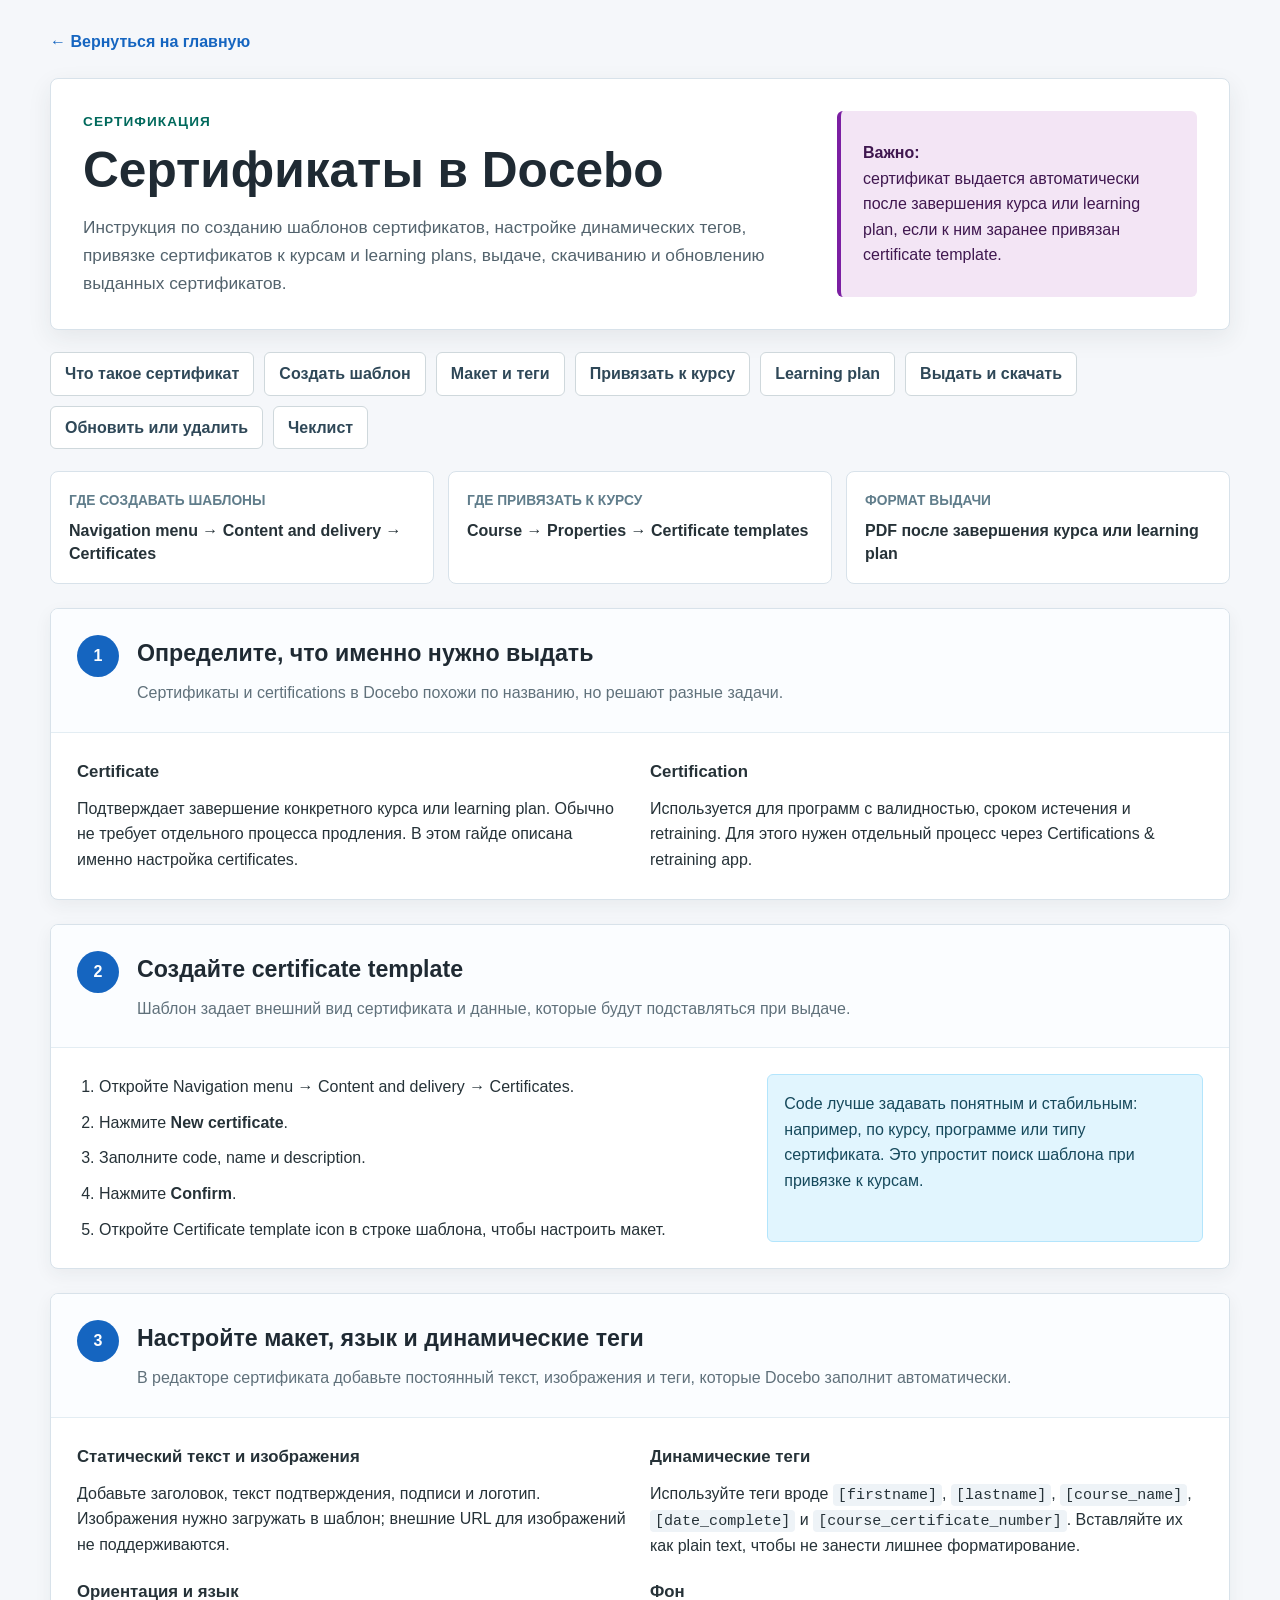
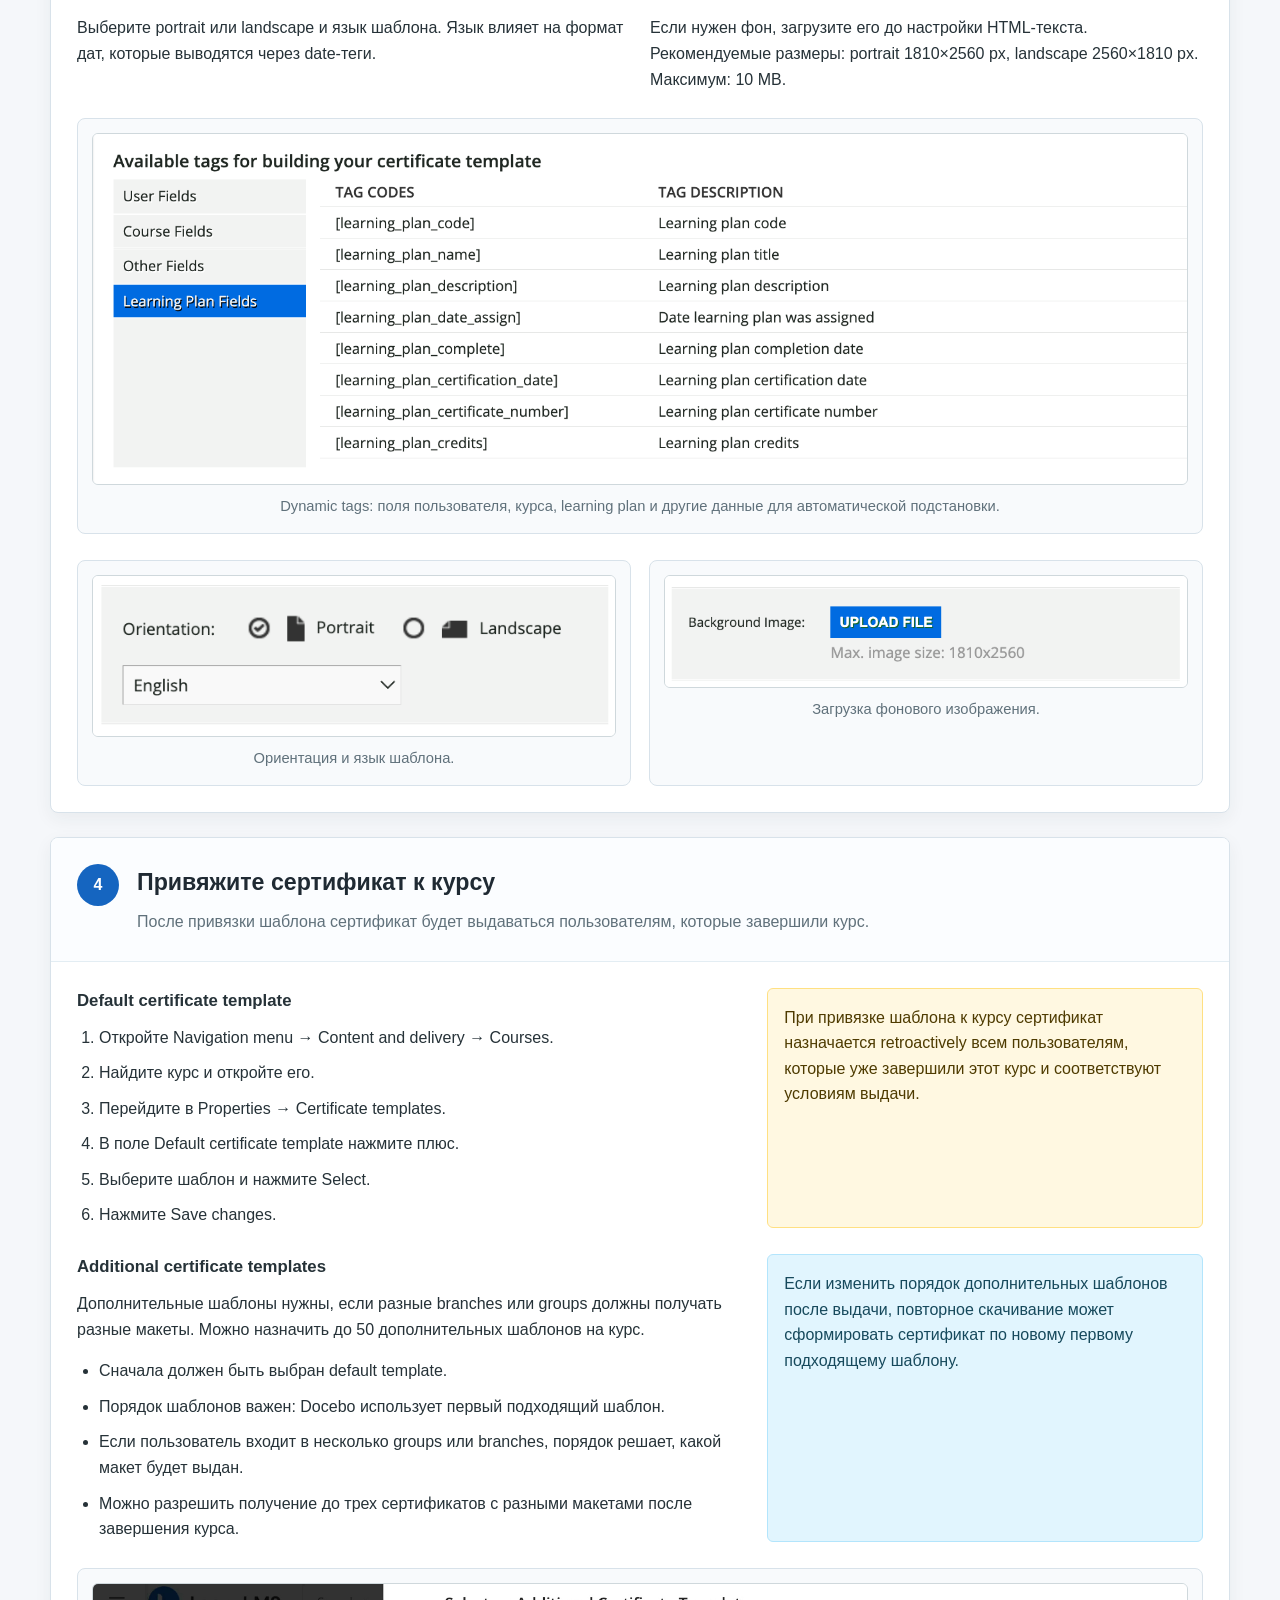
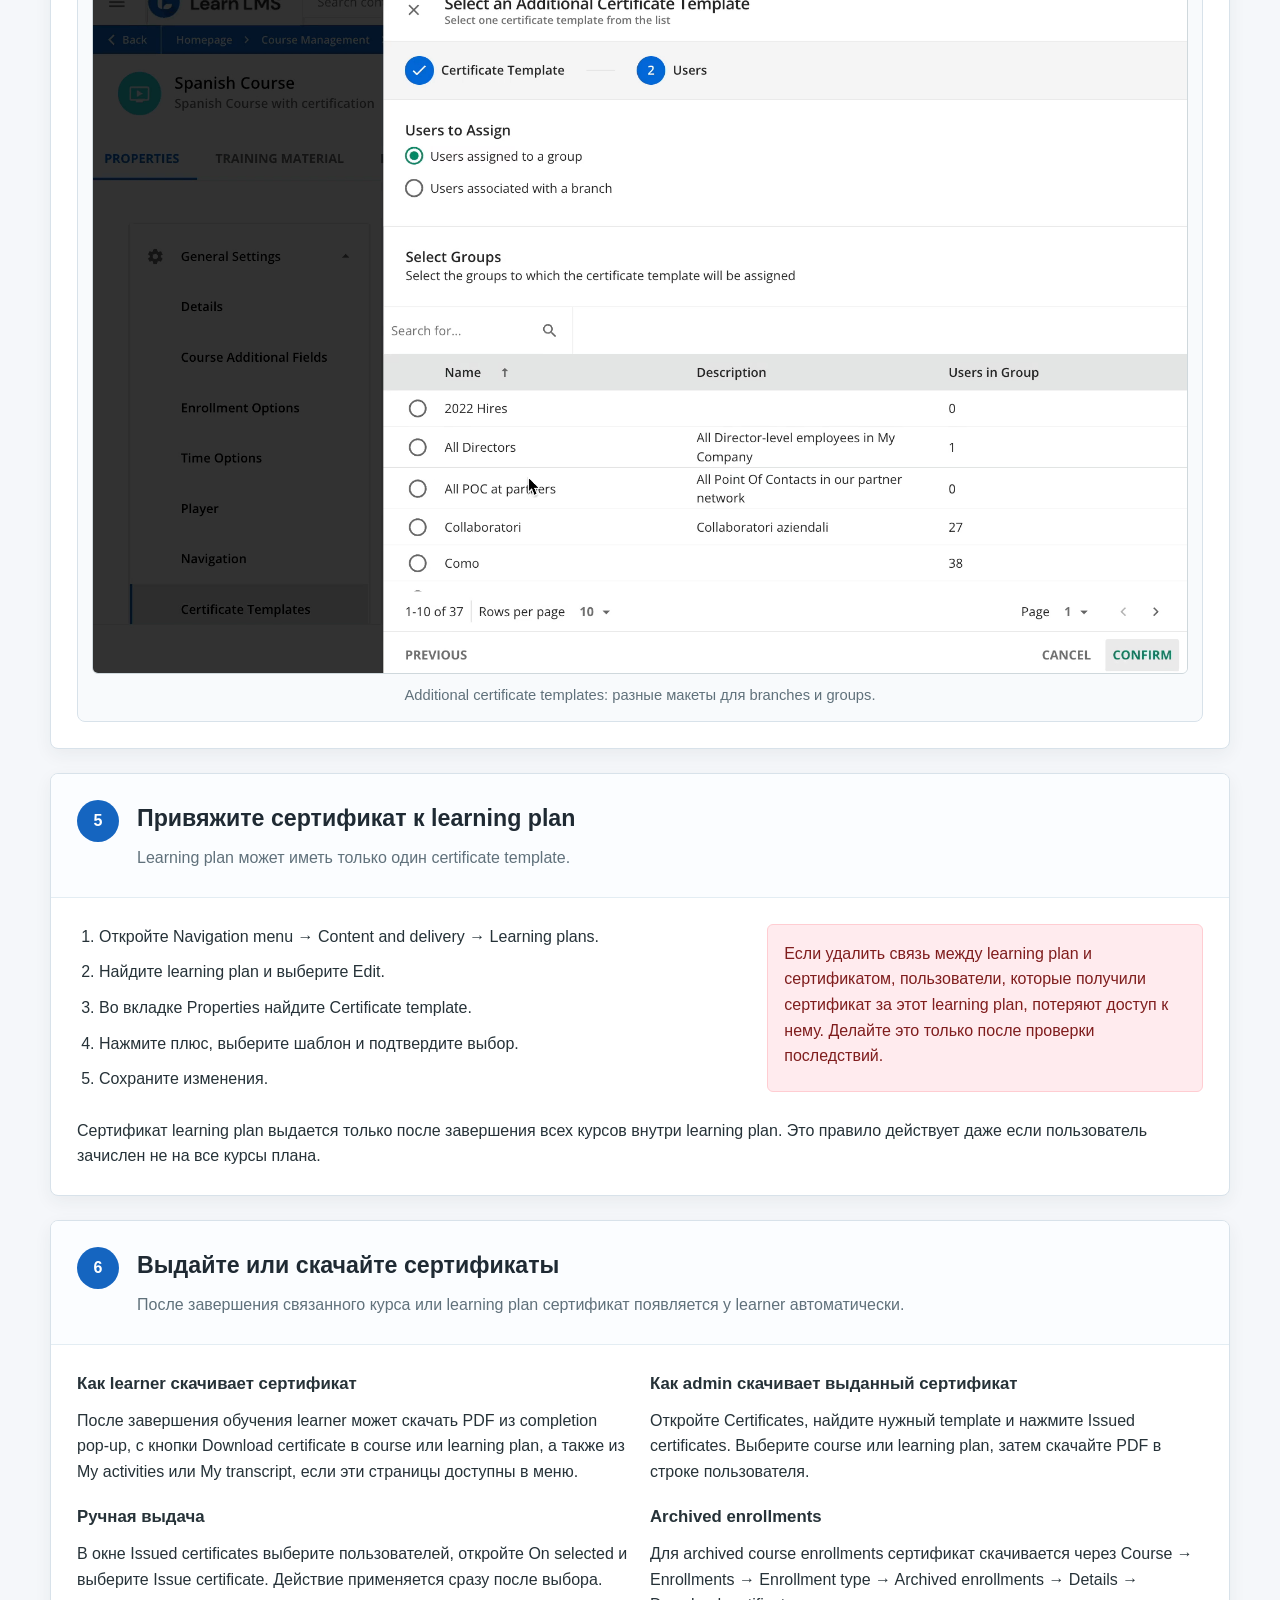
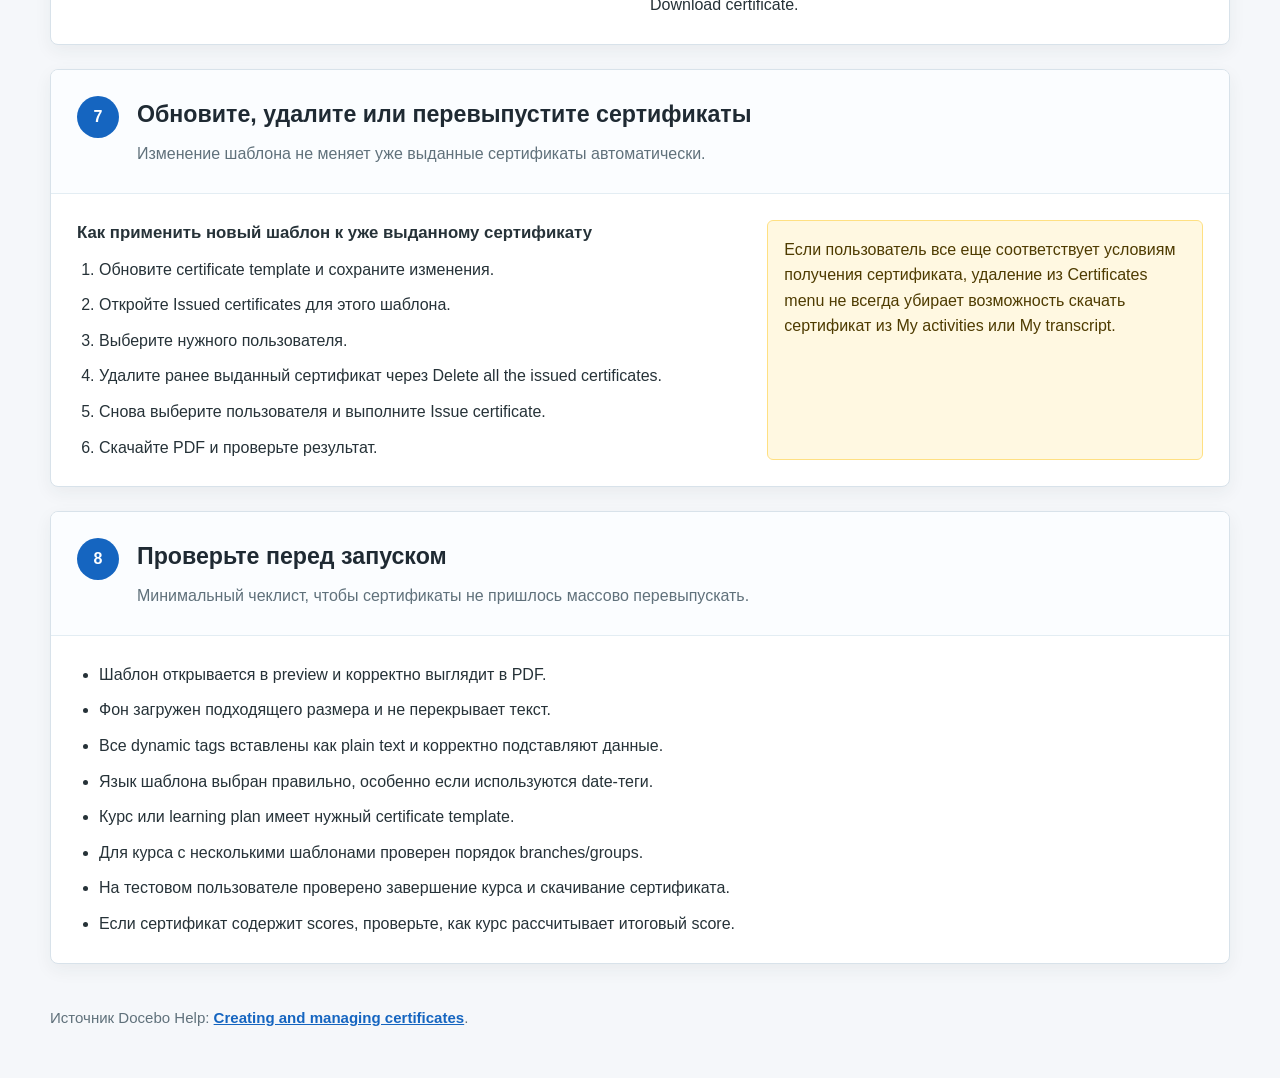
<file: certificates.html>
<!DOCTYPE html>
<html lang="ru">
<head>
    <meta charset="UTF-8">
    <meta name="viewport" content="width=device-width, initial-scale=1.0">
    <title>Сертификаты в Docebo - Инструкция</title>
    <link rel="stylesheet" href="assets/certificates.css">
</head>
<body>
    <main class="page">
        <a class="back-link" href="index.html">← Вернуться на главную</a>

        <header class="hero" id="top">
            <div class="hero-copy">
                <p class="eyebrow">Сертификация</p>
                <h1>Сертификаты в Docebo</h1>
                <p>
                    Инструкция по созданию шаблонов сертификатов, настройке динамических тегов,
                    привязке сертификатов к курсам и learning plans, выдаче, скачиванию и обновлению выданных сертификатов.
                </p>
            </div>
            <div class="hero-note">
                <strong>Важно:</strong> сертификат выдается автоматически после завершения курса или learning plan,
                если к ним заранее привязан certificate template.
            </div>
        </header>

        <nav class="toc" aria-label="Навигация по инструкции">
            <a href="#concept">Что такое сертификат</a>
            <a href="#template">Создать шаблон</a>
            <a href="#layout">Макет и теги</a>
            <a href="#course">Привязать к курсу</a>
            <a href="#learning-plan">Learning plan</a>
            <a href="#issue-download">Выдать и скачать</a>
            <a href="#update-delete">Обновить или удалить</a>
            <a href="#checklist">Чеклист</a>
        </nav>

        <section class="quick-grid" aria-label="Краткая сводка">
            <div class="quick-item">
                <span>Где создавать шаблоны</span>
                <strong>Navigation menu → Content and delivery → Certificates</strong>
            </div>
            <div class="quick-item">
                <span>Где привязать к курсу</span>
                <strong>Course → Properties → Certificate templates</strong>
            </div>
            <div class="quick-item">
                <span>Формат выдачи</span>
                <strong>PDF после завершения курса или learning plan</strong>
            </div>
        </section>

        <section class="guide-section" id="concept">
            <div class="section-heading">
                <span class="step-number">1</span>
                <div>
                    <h2>Определите, что именно нужно выдать</h2>
                    <p>Сертификаты и certifications в Docebo похожи по названию, но решают разные задачи.</p>
                </div>
            </div>

            <div class="content-block columns">
                <div>
                    <h3>Certificate</h3>
                    <p>
                        Подтверждает завершение конкретного курса или learning plan. Обычно не требует отдельного процесса продления.
                        В этом гайде описана именно настройка certificates.
                    </p>
                </div>
                <div>
                    <h3>Certification</h3>
                    <p>
                        Используется для программ с валидностью, сроком истечения и retraining.
                        Для этого нужен отдельный процесс через Certifications & retraining app.
                    </p>
                </div>
            </div>
        </section>

        <section class="guide-section" id="template">
            <div class="section-heading">
                <span class="step-number">2</span>
                <div>
                    <h2>Создайте certificate template</h2>
                    <p>Шаблон задает внешний вид сертификата и данные, которые будут подставляться при выдаче.</p>
                </div>
            </div>

            <div class="content-block split">
                <div>
                    <ol class="ordered-list">
                        <li>Откройте Navigation menu → Content and delivery → Certificates.</li>
                        <li>Нажмите <strong>New certificate</strong>.</li>
                        <li>Заполните code, name и description.</li>
                        <li>Нажмите <strong>Confirm</strong>.</li>
                        <li>Откройте Certificate template icon в строке шаблона, чтобы настроить макет.</li>
                    </ol>
                </div>
                <div class="note">
                    Code лучше задавать понятным и стабильным: например, по курсу, программе или типу сертификата.
                    Это упростит поиск шаблона при привязке к курсам.
                </div>
            </div>
        </section>

        <section class="guide-section" id="layout">
            <div class="section-heading">
                <span class="step-number">3</span>
                <div>
                    <h2>Настройте макет, язык и динамические теги</h2>
                    <p>В редакторе сертификата добавьте постоянный текст, изображения и теги, которые Docebo заполнит автоматически.</p>
                </div>
            </div>

            <div class="content-block">
                <div class="columns">
                    <div>
                        <h3>Статический текст и изображения</h3>
                        <p>
                            Добавьте заголовок, текст подтверждения, подписи и логотип. Изображения нужно загружать в шаблон;
                            внешние URL для изображений не поддерживаются.
                        </p>
                    </div>
                    <div>
                        <h3>Динамические теги</h3>
                        <p>
                            Используйте теги вроде <code>[firstname]</code>, <code>[lastname]</code>,
                            <code>[course_name]</code>, <code>[date_complete]</code> и <code>[course_certificate_number]</code>.
                            Вставляйте их как plain text, чтобы не занести лишнее форматирование.
                        </p>
                    </div>
                    <div>
                        <h3>Ориентация и язык</h3>
                        <p>
                            Выберите portrait или landscape и язык шаблона. Язык влияет на формат дат,
                            которые выводятся через date-теги.
                        </p>
                    </div>
                    <div>
                        <h3>Фон</h3>
                        <p>
                            Если нужен фон, загрузите его до настройки HTML-текста. Рекомендуемые размеры:
                            portrait 1810×2560 px, landscape 2560×1810 px. Максимум: 10 MB.
                        </p>
                    </div>
                </div>
            </div>

            <figure class="screenshot">
                <img loading="lazy" decoding="async" src="images/docebo-certificates-dynamic-tags.png" alt="Динамические теги сертификата в Docebo">
                <figcaption>Dynamic tags: поля пользователя, курса, learning plan и другие данные для автоматической подстановки.</figcaption>
            </figure>

            <div class="shot-row">
                <figure class="screenshot compact">
                    <img loading="lazy" decoding="async" src="images/docebo-certificates-orientation-language.png" alt="Ориентация и язык сертификата в Docebo">
                    <figcaption>Ориентация и язык шаблона.</figcaption>
                </figure>

                <figure class="screenshot compact">
                    <img loading="lazy" decoding="async" src="images/docebo-certificates-background-image.png" alt="Загрузка фонового изображения сертификата в Docebo">
                    <figcaption>Загрузка фонового изображения.</figcaption>
                </figure>
            </div>
        </section>

        <section class="guide-section" id="course">
            <div class="section-heading">
                <span class="step-number">4</span>
                <div>
                    <h2>Привяжите сертификат к курсу</h2>
                    <p>После привязки шаблона сертификат будет выдаваться пользователям, которые завершили курс.</p>
                </div>
            </div>

            <div class="content-block split">
                <div>
                    <h3>Default certificate template</h3>
                    <ol class="ordered-list">
                        <li>Откройте Navigation menu → Content and delivery → Courses.</li>
                        <li>Найдите курс и откройте его.</li>
                        <li>Перейдите в Properties → Certificate templates.</li>
                        <li>В поле Default certificate template нажмите плюс.</li>
                        <li>Выберите шаблон и нажмите Select.</li>
                        <li>Нажмите Save changes.</li>
                    </ol>
                </div>
                <div class="warning">
                    При привязке шаблона к курсу сертификат назначается retroactively всем пользователям,
                    которые уже завершили этот курс и соответствуют условиям выдачи.
                </div>
            </div>

            <div class="content-block split no-top">
                <div>
                    <h3>Additional certificate templates</h3>
                    <p>
                        Дополнительные шаблоны нужны, если разные branches или groups должны получать разные макеты.
                        Можно назначить до 50 дополнительных шаблонов на курс.
                    </p>
                    <ul class="check-list">
                        <li>Сначала должен быть выбран default template.</li>
                        <li>Порядок шаблонов важен: Docebo использует первый подходящий шаблон.</li>
                        <li>Если пользователь входит в несколько groups или branches, порядок решает, какой макет будет выдан.</li>
                        <li>Можно разрешить получение до трех сертификатов с разными макетами после завершения курса.</li>
                    </ul>
                </div>
                <div class="note">
                    Если изменить порядок дополнительных шаблонов после выдачи, повторное скачивание может сформировать сертификат
                    по новому первому подходящему шаблону.
                </div>
            </div>

            <figure class="screenshot">
                <img loading="lazy" decoding="async" src="images/docebo-certificates-additional-templates.png" alt="Дополнительные certificate templates для курса в Docebo">
                <figcaption>Additional certificate templates: разные макеты для branches и groups.</figcaption>
            </figure>
        </section>

        <section class="guide-section" id="learning-plan">
            <div class="section-heading">
                <span class="step-number">5</span>
                <div>
                    <h2>Привяжите сертификат к learning plan</h2>
                    <p>Learning plan может иметь только один certificate template.</p>
                </div>
            </div>

            <div class="content-block split">
                <div>
                    <ol class="ordered-list">
                        <li>Откройте Navigation menu → Content and delivery → Learning plans.</li>
                        <li>Найдите learning plan и выберите Edit.</li>
                        <li>Во вкладке Properties найдите Certificate template.</li>
                        <li>Нажмите плюс, выберите шаблон и подтвердите выбор.</li>
                        <li>Сохраните изменения.</li>
                    </ol>
                </div>
                <div class="danger">
                    Если удалить связь между learning plan и сертификатом, пользователи, которые получили сертификат за этот learning plan,
                    потеряют доступ к нему. Делайте это только после проверки последствий.
                </div>
            </div>

            <div class="content-block no-top">
                <p>
                    Сертификат learning plan выдается только после завершения всех курсов внутри learning plan.
                    Это правило действует даже если пользователь зачислен не на все курсы плана.
                </p>
            </div>
        </section>

        <section class="guide-section" id="issue-download">
            <div class="section-heading">
                <span class="step-number">6</span>
                <div>
                    <h2>Выдайте или скачайте сертификаты</h2>
                    <p>После завершения связанного курса или learning plan сертификат появляется у learner автоматически.</p>
                </div>
            </div>

            <div class="content-block columns">
                <div>
                    <h3>Как learner скачивает сертификат</h3>
                    <p>
                        После завершения обучения learner может скачать PDF из completion pop-up,
                        с кнопки Download certificate в course или learning plan, а также из My activities или My transcript,
                        если эти страницы доступны в меню.
                    </p>
                </div>
                <div>
                    <h3>Как admin скачивает выданный сертификат</h3>
                    <p>
                        Откройте Certificates, найдите нужный template и нажмите Issued certificates.
                        Выберите course или learning plan, затем скачайте PDF в строке пользователя.
                    </p>
                </div>
                <div>
                    <h3>Ручная выдача</h3>
                    <p>
                        В окне Issued certificates выберите пользователей, откройте On selected и выберите Issue certificate.
                        Действие применяется сразу после выбора.
                    </p>
                </div>
                <div>
                    <h3>Archived enrollments</h3>
                    <p>
                        Для archived course enrollments сертификат скачивается через Course → Enrollments →
                        Enrollment type → Archived enrollments → Details → Download certificate.
                    </p>
                </div>
            </div>
        </section>

        <section class="guide-section" id="update-delete">
            <div class="section-heading">
                <span class="step-number">7</span>
                <div>
                    <h2>Обновите, удалите или перевыпустите сертификаты</h2>
                    <p>Изменение шаблона не меняет уже выданные сертификаты автоматически.</p>
                </div>
            </div>

            <div class="content-block split">
                <div>
                    <h3>Как применить новый шаблон к уже выданному сертификату</h3>
                    <ol class="ordered-list">
                        <li>Обновите certificate template и сохраните изменения.</li>
                        <li>Откройте Issued certificates для этого шаблона.</li>
                        <li>Выберите нужного пользователя.</li>
                        <li>Удалите ранее выданный сертификат через Delete all the issued certificates.</li>
                        <li>Снова выберите пользователя и выполните Issue certificate.</li>
                        <li>Скачайте PDF и проверьте результат.</li>
                    </ol>
                </div>
                <div class="warning">
                    Если пользователь все еще соответствует условиям получения сертификата, удаление из Certificates menu
                    не всегда убирает возможность скачать сертификат из My activities или My transcript.
                </div>
            </div>
        </section>

        <section class="guide-section" id="checklist">
            <div class="section-heading">
                <span class="step-number">8</span>
                <div>
                    <h2>Проверьте перед запуском</h2>
                    <p>Минимальный чеклист, чтобы сертификаты не пришлось массово перевыпускать.</p>
                </div>
            </div>

            <div class="content-block">
                <ul class="check-list">
                    <li>Шаблон открывается в preview и корректно выглядит в PDF.</li>
                    <li>Фон загружен подходящего размера и не перекрывает текст.</li>
                    <li>Все dynamic tags вставлены как plain text и корректно подставляют данные.</li>
                    <li>Язык шаблона выбран правильно, особенно если используются date-теги.</li>
                    <li>Курс или learning plan имеет нужный certificate template.</li>
                    <li>Для курса с несколькими шаблонами проверен порядок branches/groups.</li>
                    <li>На тестовом пользователе проверено завершение курса и скачивание сертификата.</li>
                    <li>Если сертификат содержит scores, проверьте, как курс рассчитывает итоговый score.</li>
                </ul>
            </div>
        </section>

        <footer class="source-footer">
            Источник Docebo Help:
            <a href="https://help.docebo.com/hc/en-us/articles/360020084280-Creating-and-managing-certificates" target="_blank" rel="noopener noreferrer">Creating and managing certificates</a>.
        </footer>
    </main>
</body>
</html>
</file>
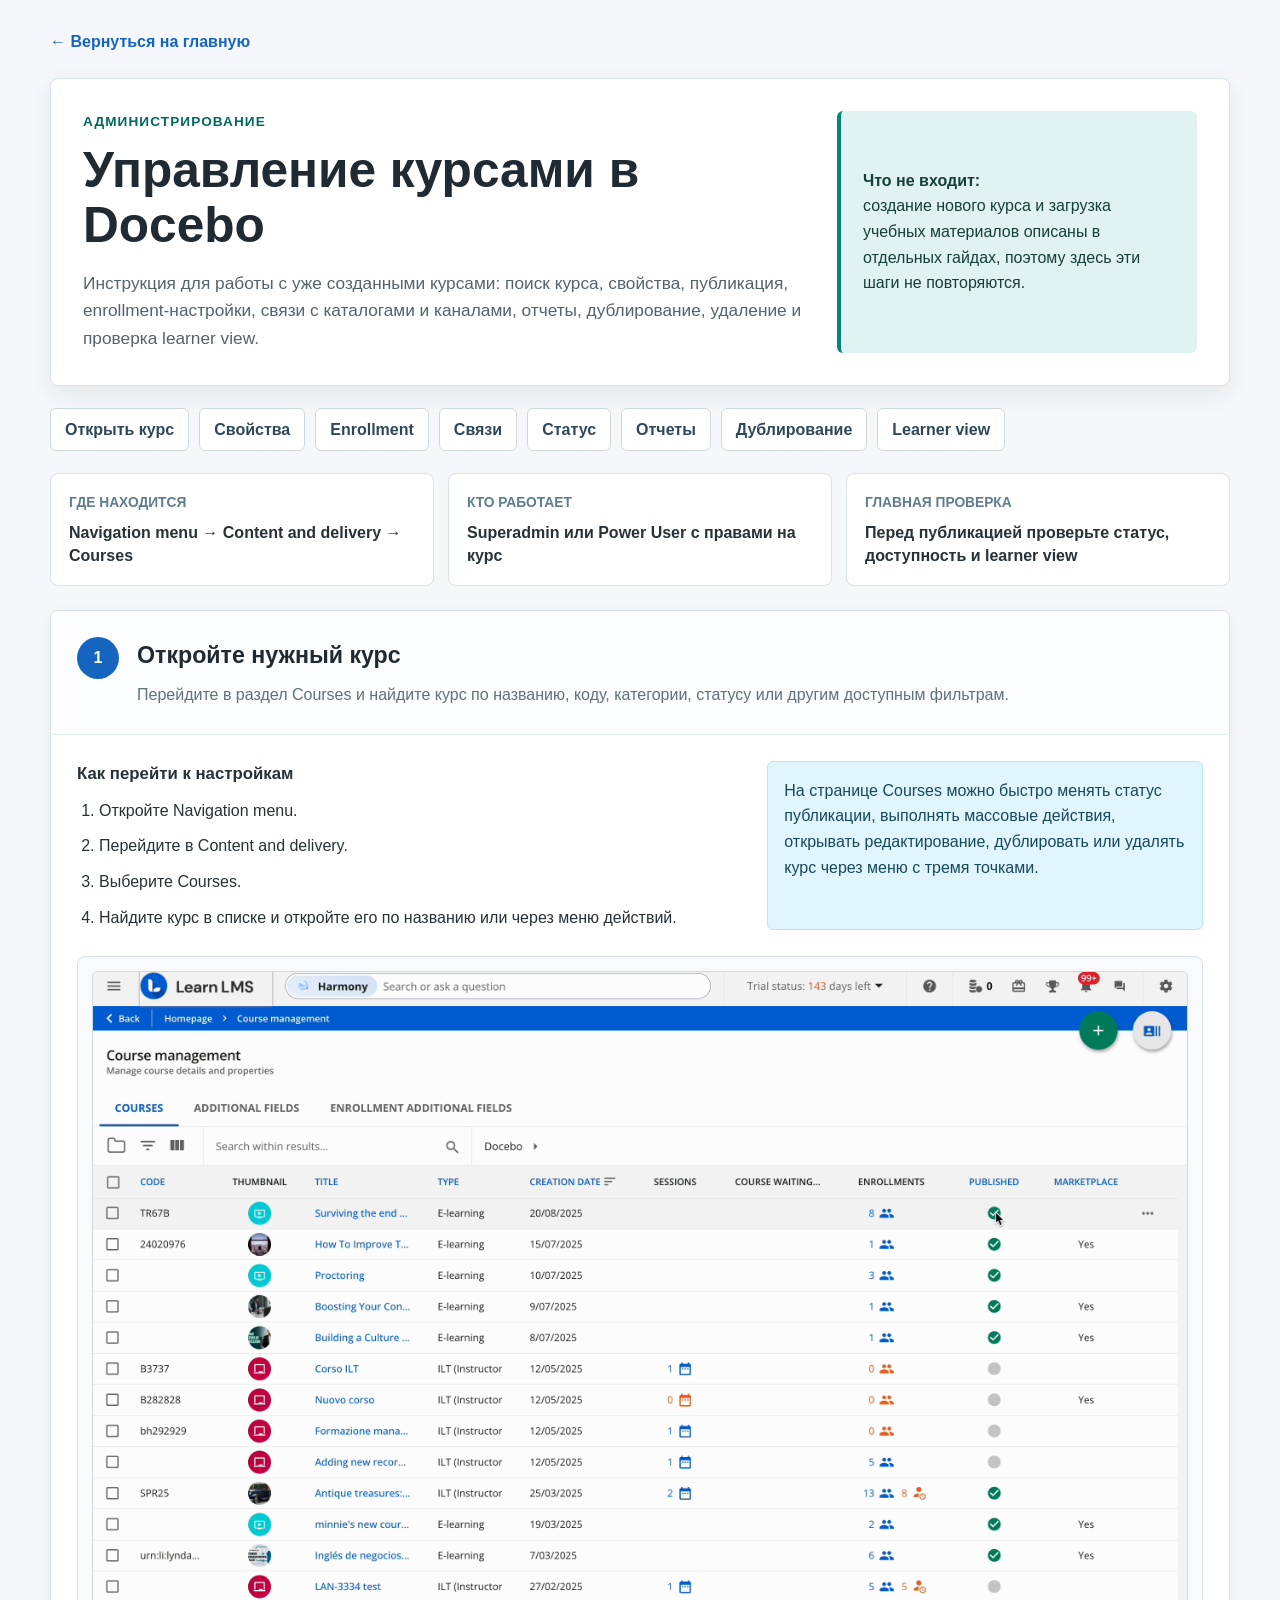
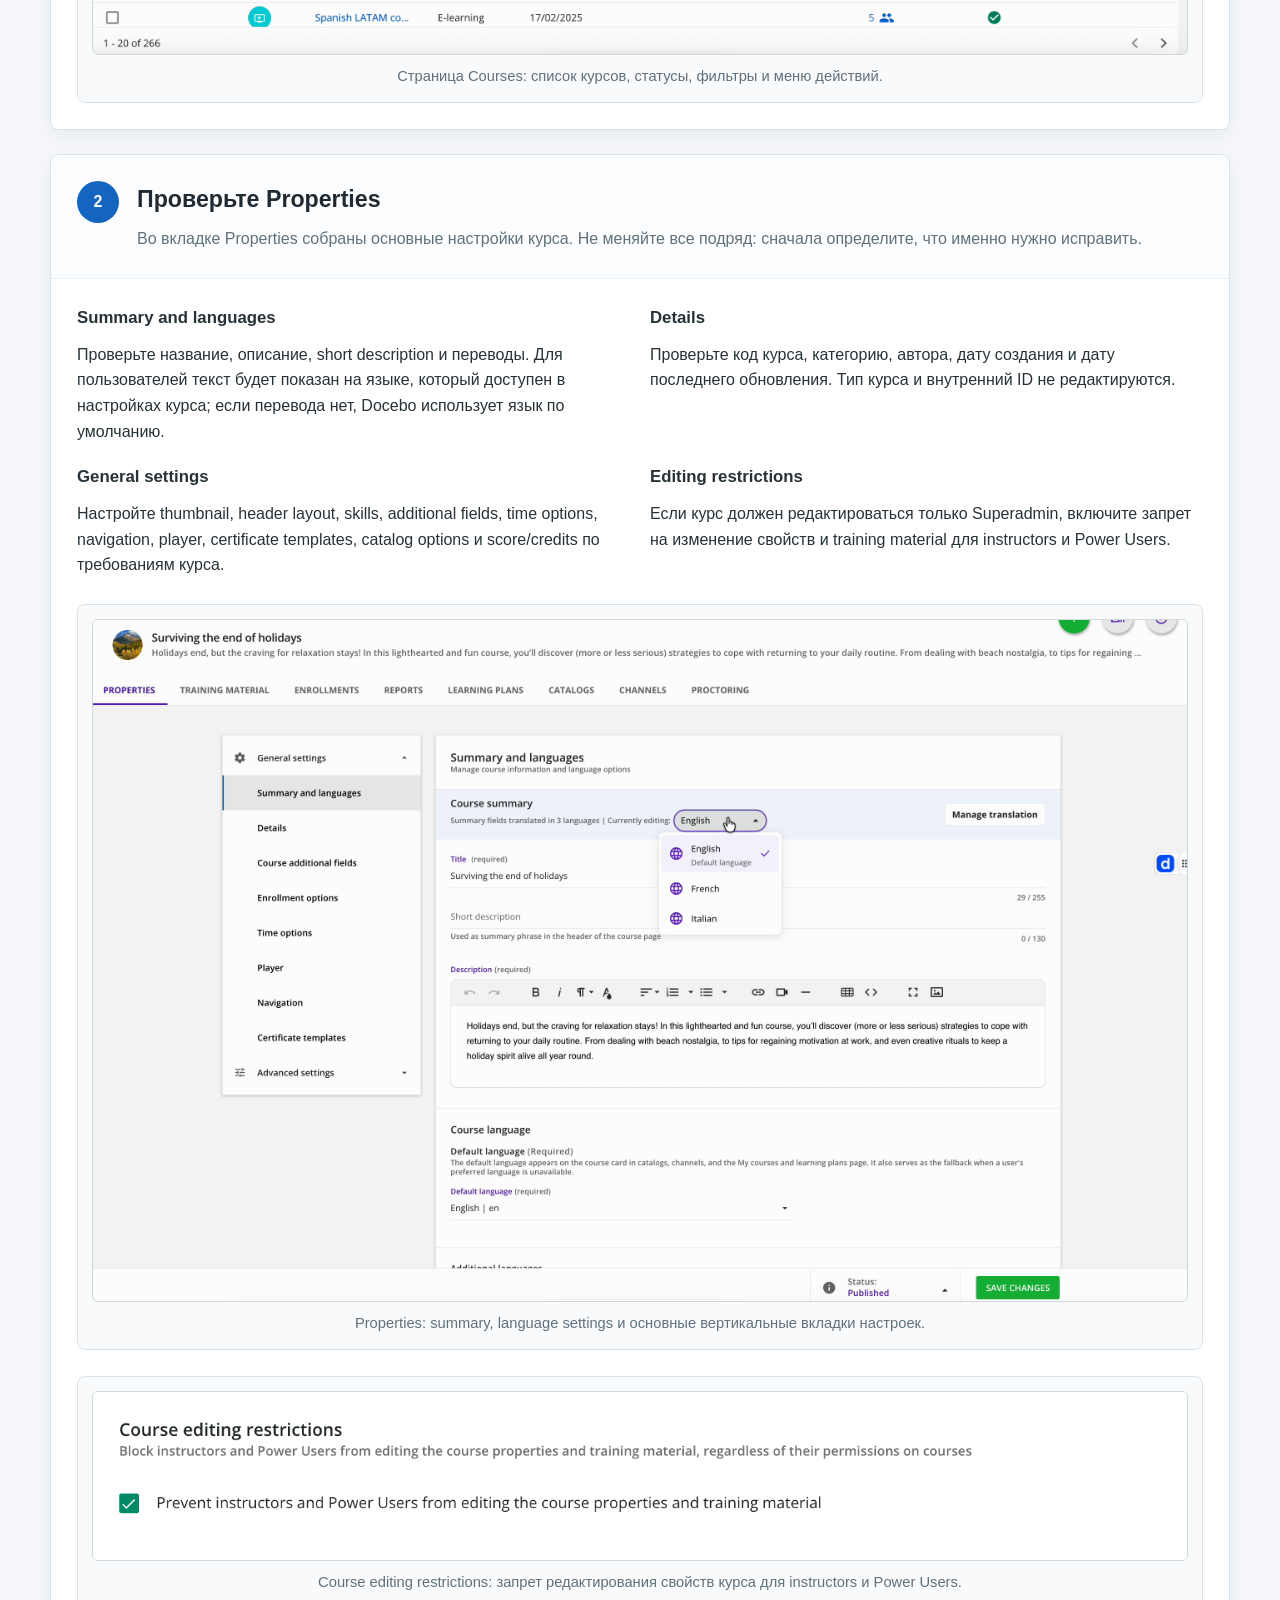
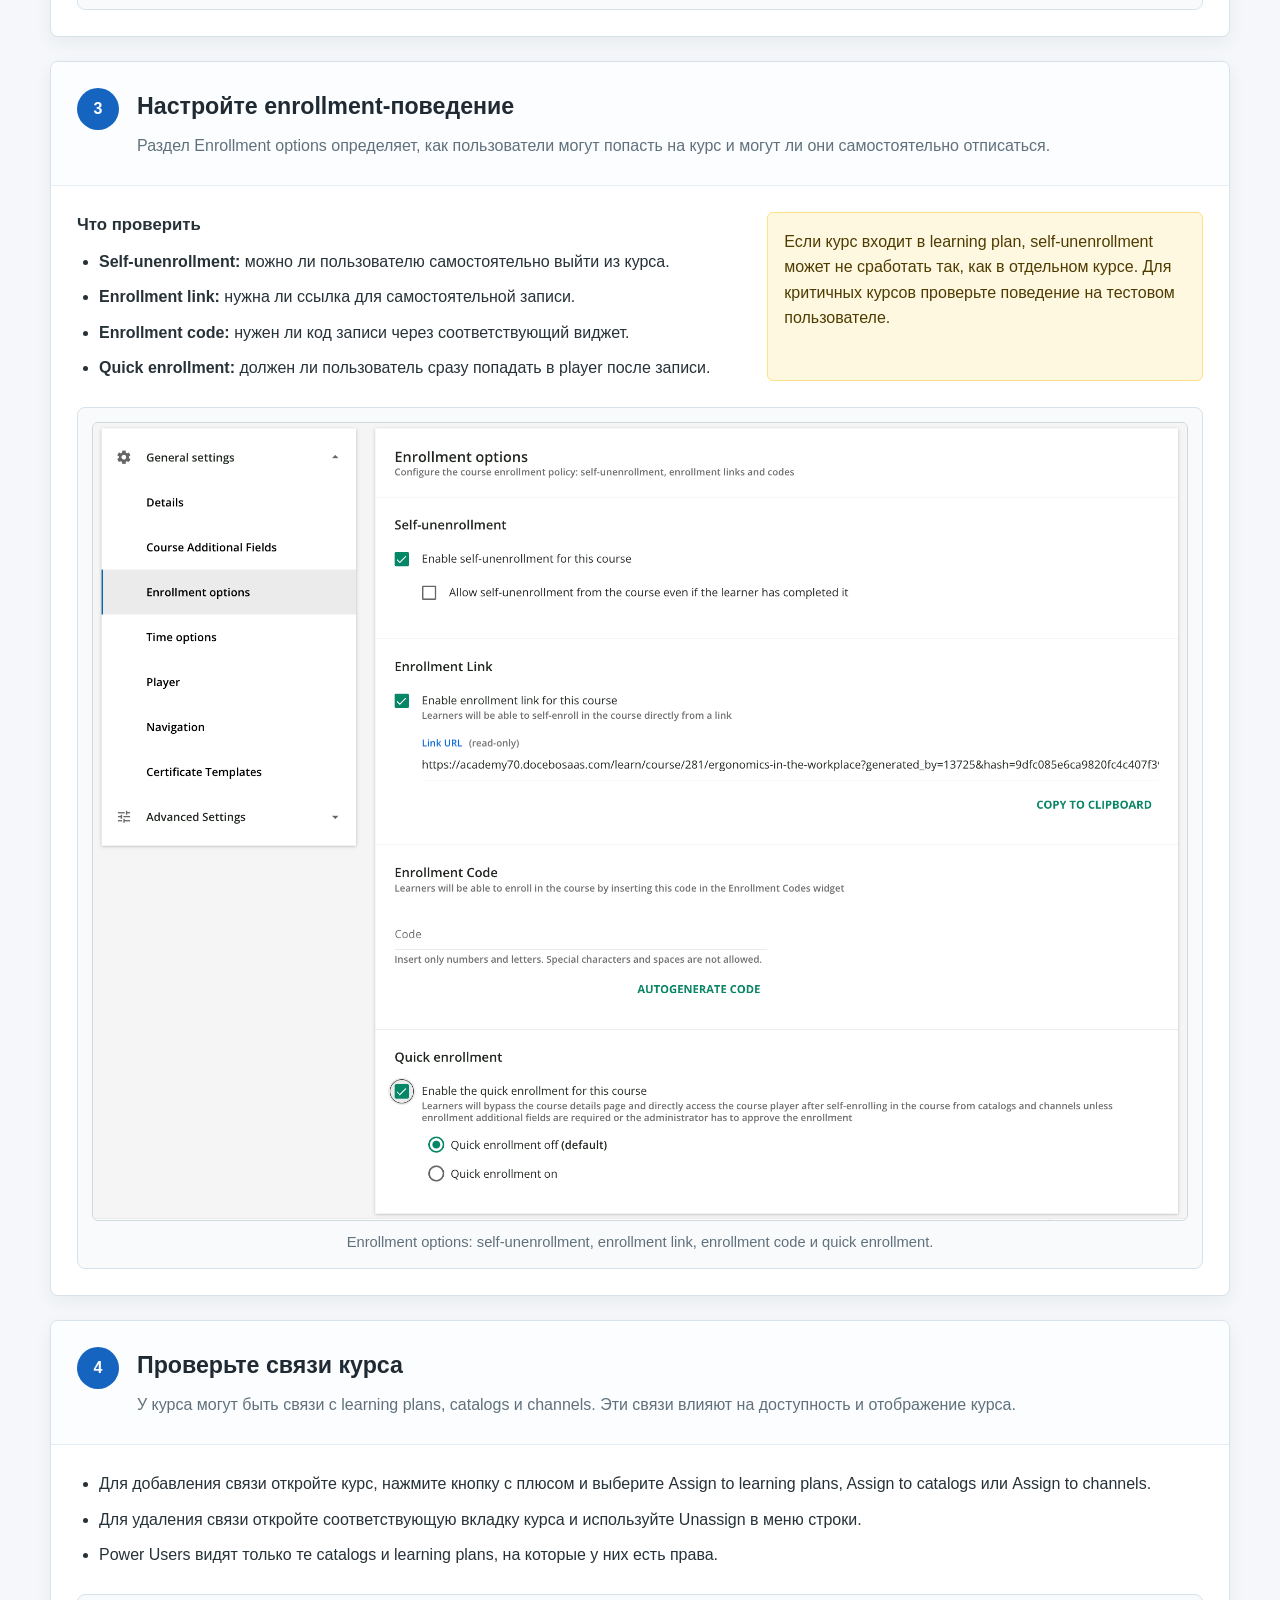
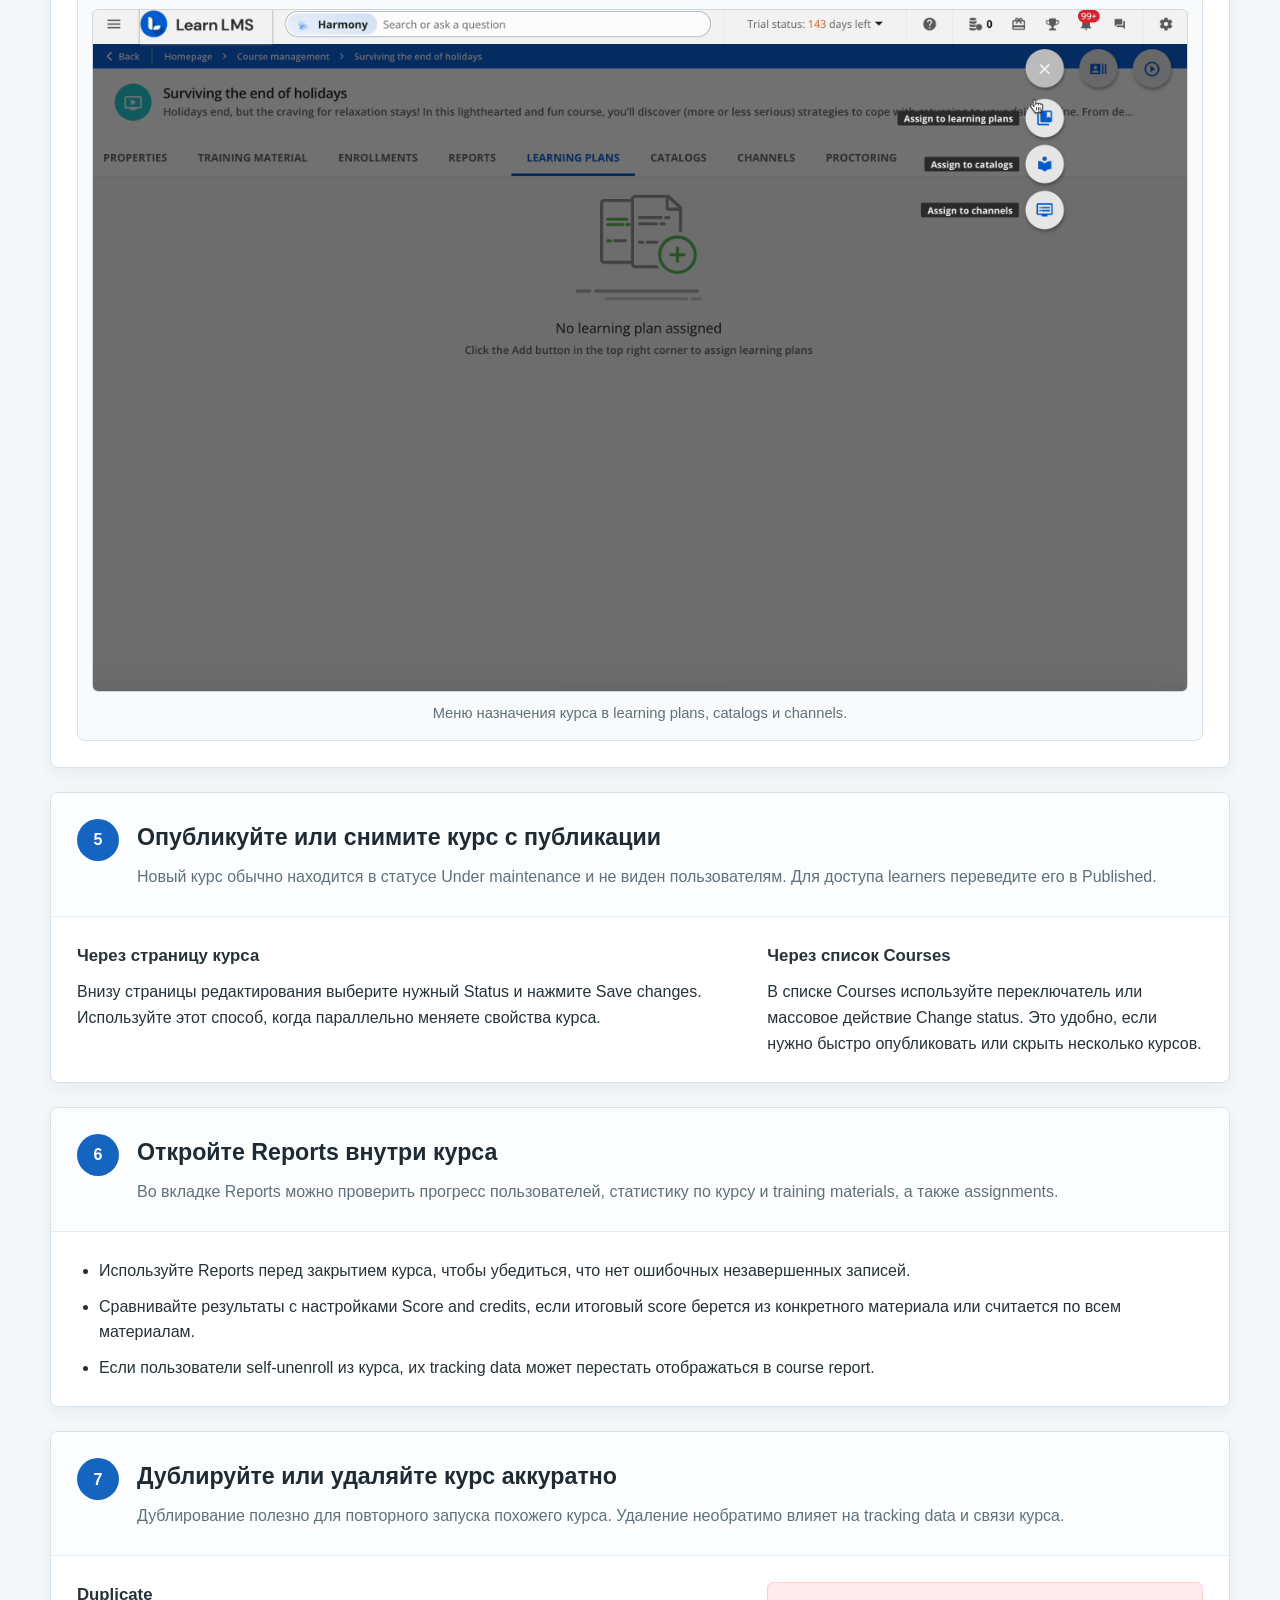
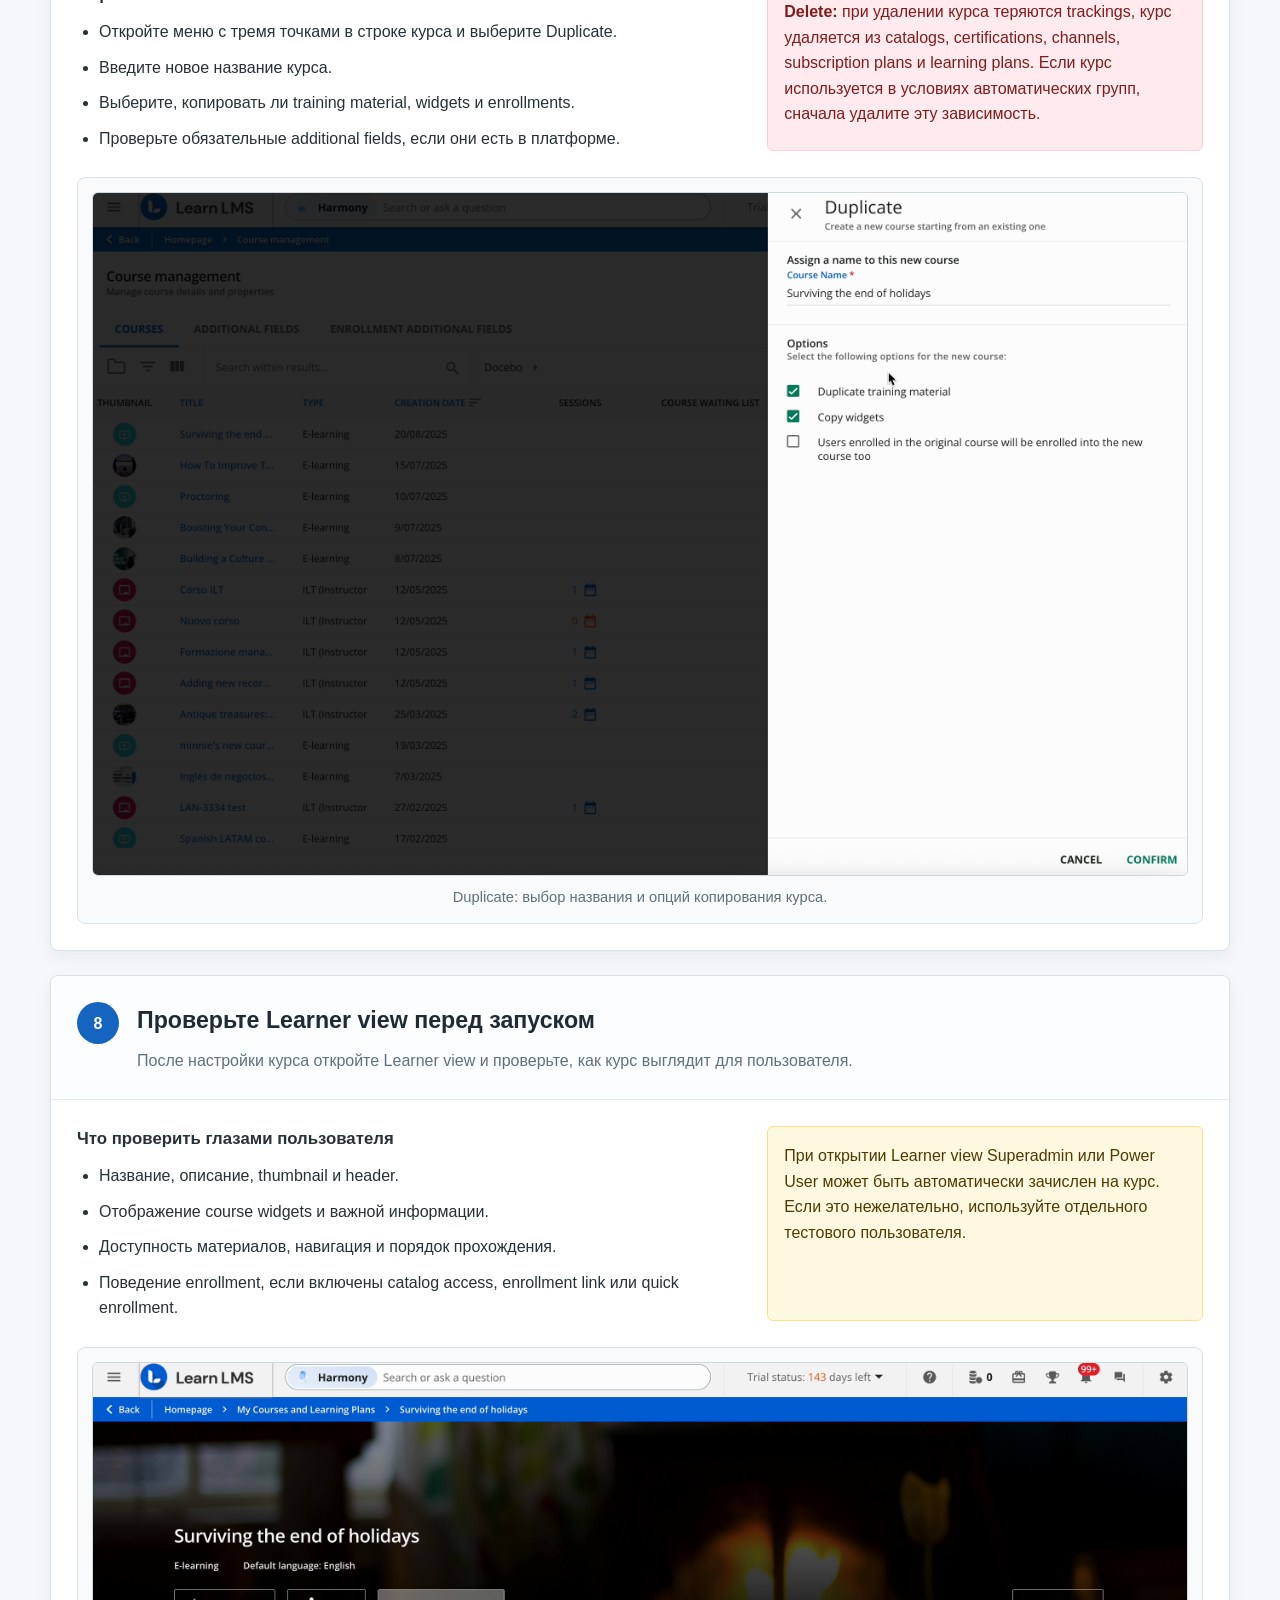
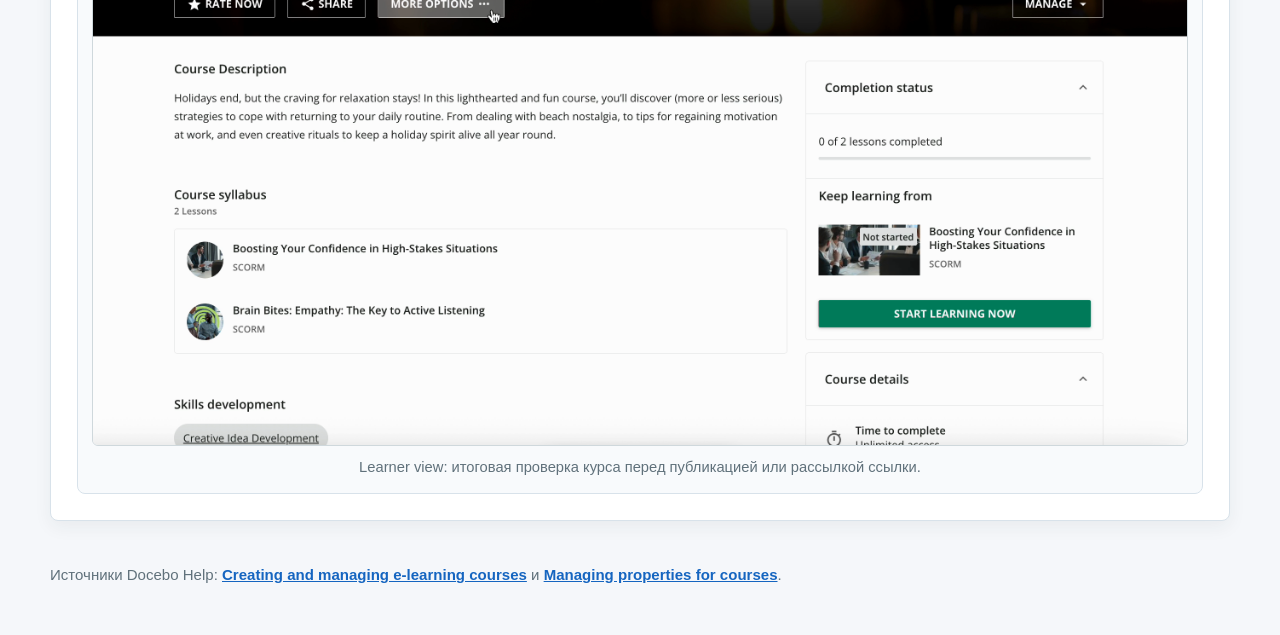
<file: course-editing.html>
<!DOCTYPE html>
<html lang="ru">
<head>
    <meta charset="UTF-8">
    <meta name="viewport" content="width=device-width, initial-scale=1.0">
    <title>Управление курсами в Docebo</title>
    <link rel="stylesheet" href="assets/course-editing.css">
</head>
<body>
    <main class="page">
        <a class="back-link" href="index.html">← Вернуться на главную</a>

        <header class="hero" id="top">
            <div class="hero-copy">
                <p class="eyebrow">Администрирование</p>
                <h1>Управление курсами в Docebo</h1>
                <p>
                    Инструкция для работы с уже созданными курсами: поиск курса, свойства, публикация,
                    enrollment-настройки, связи с каталогами и каналами, отчеты, дублирование, удаление и проверка learner view.
                </p>
            </div>
            <div class="scope-note">
                <strong>Что не входит:</strong> создание нового курса и загрузка учебных материалов описаны в отдельных гайдах,
                поэтому здесь эти шаги не повторяются.
            </div>
        </header>

        <nav class="toc" aria-label="Навигация по странице">
            <a href="#open-course">Открыть курс</a>
            <a href="#properties">Свойства</a>
            <a href="#enrollment">Enrollment</a>
            <a href="#associations">Связи</a>
            <a href="#status">Статус</a>
            <a href="#reports">Отчеты</a>
            <a href="#duplicate-delete">Дублирование</a>
            <a href="#learner-view">Learner view</a>
        </nav>

        <section class="quick-grid" aria-label="Краткая сводка">
            <div class="quick-item">
                <span>Где находится</span>
                <strong>Navigation menu → Content and delivery → Courses</strong>
            </div>
            <div class="quick-item">
                <span>Кто работает</span>
                <strong>Superadmin или Power User с правами на курс</strong>
            </div>
            <div class="quick-item">
                <span>Главная проверка</span>
                <strong>Перед публикацией проверьте статус, доступность и learner view</strong>
            </div>
        </section>

        <section class="guide-section" id="open-course">
            <div class="section-heading">
                <span class="step-number">1</span>
                <div>
                    <h2>Откройте нужный курс</h2>
                    <p>Перейдите в раздел Courses и найдите курс по названию, коду, категории, статусу или другим доступным фильтрам.</p>
                </div>
            </div>

            <div class="content-block split">
                <div>
                    <h3>Как перейти к настройкам</h3>
                    <ol class="ordered-list">
                        <li>Откройте Navigation menu.</li>
                        <li>Перейдите в Content and delivery.</li>
                        <li>Выберите Courses.</li>
                        <li>Найдите курс в списке и откройте его по названию или через меню действий.</li>
                    </ol>
                </div>
                <div class="note">
                    На странице Courses можно быстро менять статус публикации, выполнять массовые действия,
                    открывать редактирование, дублировать или удалять курс через меню с тремя точками.
                </div>
            </div>

            <figure class="screenshot">
                <img loading="lazy" decoding="async" src="images/docebo-course-list.png" alt="Список курсов в Docebo">
                <figcaption>Страница Courses: список курсов, статусы, фильтры и меню действий.</figcaption>
            </figure>
        </section>

        <section class="guide-section" id="properties">
            <div class="section-heading">
                <span class="step-number">2</span>
                <div>
                    <h2>Проверьте Properties</h2>
                    <p>Во вкладке Properties собраны основные настройки курса. Не меняйте все подряд: сначала определите, что именно нужно исправить.</p>
                </div>
            </div>

            <div class="content-block">
                <div class="columns">
                    <div>
                        <h3>Summary and languages</h3>
                        <p>
                            Проверьте название, описание, short description и переводы. Для пользователей текст будет показан на языке,
                            который доступен в настройках курса; если перевода нет, Docebo использует язык по умолчанию.
                        </p>
                    </div>
                    <div>
                        <h3>Details</h3>
                        <p>
                            Проверьте код курса, категорию, автора, дату создания и дату последнего обновления.
                            Тип курса и внутренний ID не редактируются.
                        </p>
                    </div>
                    <div>
                        <h3>General settings</h3>
                        <p>
                            Настройте thumbnail, header layout, skills, additional fields, time options, navigation,
                            player, certificate templates, catalog options и score/credits по требованиям курса.
                        </p>
                    </div>
                    <div>
                        <h3>Editing restrictions</h3>
                        <p>
                            Если курс должен редактироваться только Superadmin, включите запрет на изменение свойств и training material
                            для instructors и Power Users.
                        </p>
                    </div>
                </div>
            </div>

            <figure class="screenshot">
                <img loading="lazy" decoding="async" src="images/docebo-course-properties-summary.png" alt="Вкладка Properties курса в Docebo">
                <figcaption>Properties: summary, language settings и основные вертикальные вкладки настроек.</figcaption>
            </figure>

            <figure class="screenshot compact-shot">
                <img loading="lazy" decoding="async" src="images/docebo-course-editing-restrictions.png" alt="Ограничения редактирования курса в Docebo">
                <figcaption>Course editing restrictions: запрет редактирования свойств курса для instructors и Power Users.</figcaption>
            </figure>
        </section>

        <section class="guide-section" id="enrollment">
            <div class="section-heading">
                <span class="step-number">3</span>
                <div>
                    <h2>Настройте enrollment-поведение</h2>
                    <p>Раздел Enrollment options определяет, как пользователи могут попасть на курс и могут ли они самостоятельно отписаться.</p>
                </div>
            </div>

            <div class="content-block split">
                <div>
                    <h3>Что проверить</h3>
                    <ul class="check-list">
                        <li><strong>Self-unenrollment:</strong> можно ли пользователю самостоятельно выйти из курса.</li>
                        <li><strong>Enrollment link:</strong> нужна ли ссылка для самостоятельной записи.</li>
                        <li><strong>Enrollment code:</strong> нужен ли код записи через соответствующий виджет.</li>
                        <li><strong>Quick enrollment:</strong> должен ли пользователь сразу попадать в player после записи.</li>
                    </ul>
                </div>
                <div class="warning">
                    Если курс входит в learning plan, self-unenrollment может не сработать так, как в отдельном курсе.
                    Для критичных курсов проверьте поведение на тестовом пользователе.
                </div>
            </div>

            <figure class="screenshot">
                <img loading="lazy" decoding="async" src="images/docebo-course-enrollment-options.png" alt="Enrollment options курса в Docebo">
                <figcaption>Enrollment options: self-unenrollment, enrollment link, enrollment code и quick enrollment.</figcaption>
            </figure>
        </section>

        <section class="guide-section" id="associations">
            <div class="section-heading">
                <span class="step-number">4</span>
                <div>
                    <h2>Проверьте связи курса</h2>
                    <p>У курса могут быть связи с learning plans, catalogs и channels. Эти связи влияют на доступность и отображение курса.</p>
                </div>
            </div>

            <div class="content-block">
                <ul class="check-list">
                    <li>Для добавления связи откройте курс, нажмите кнопку с плюсом и выберите Assign to learning plans, Assign to catalogs или Assign to channels.</li>
                    <li>Для удаления связи откройте соответствующую вкладку курса и используйте Unassign в меню строки.</li>
                    <li>Power Users видят только те catalogs и learning plans, на которые у них есть права.</li>
                </ul>
            </div>

            <figure class="screenshot">
                <img loading="lazy" decoding="async" src="images/docebo-course-associations.png" alt="Назначение курса в learning plans, catalogs и channels в Docebo">
                <figcaption>Меню назначения курса в learning plans, catalogs и channels.</figcaption>
            </figure>
        </section>

        <section class="guide-section" id="status">
            <div class="section-heading">
                <span class="step-number">5</span>
                <div>
                    <h2>Опубликуйте или снимите курс с публикации</h2>
                    <p>Новый курс обычно находится в статусе Under maintenance и не виден пользователям. Для доступа learners переведите его в Published.</p>
                </div>
            </div>

            <div class="content-block split">
                <div>
                    <h3>Через страницу курса</h3>
                    <p>
                        Внизу страницы редактирования выберите нужный Status и нажмите Save changes.
                        Используйте этот способ, когда параллельно меняете свойства курса.
                    </p>
                </div>
                <div>
                    <h3>Через список Courses</h3>
                    <p>
                        В списке Courses используйте переключатель или массовое действие Change status.
                        Это удобно, если нужно быстро опубликовать или скрыть несколько курсов.
                    </p>
                </div>
            </div>
        </section>

        <section class="guide-section" id="reports">
            <div class="section-heading">
                <span class="step-number">6</span>
                <div>
                    <h2>Откройте Reports внутри курса</h2>
                    <p>Во вкладке Reports можно проверить прогресс пользователей, статистику по курсу и training materials, а также assignments.</p>
                </div>
            </div>

            <div class="content-block">
                <ul class="check-list">
                    <li>Используйте Reports перед закрытием курса, чтобы убедиться, что нет ошибочных незавершенных записей.</li>
                    <li>Сравнивайте результаты с настройками Score and credits, если итоговый score берется из конкретного материала или считается по всем материалам.</li>
                    <li>Если пользователи self-unenroll из курса, их tracking data может перестать отображаться в course report.</li>
                </ul>
            </div>
        </section>

        <section class="guide-section" id="duplicate-delete">
            <div class="section-heading">
                <span class="step-number">7</span>
                <div>
                    <h2>Дублируйте или удаляйте курс аккуратно</h2>
                    <p>Дублирование полезно для повторного запуска похожего курса. Удаление необратимо влияет на tracking data и связи курса.</p>
                </div>
            </div>

            <div class="content-block split">
                <div>
                    <h3>Duplicate</h3>
                    <ul class="check-list">
                        <li>Откройте меню с тремя точками в строке курса и выберите Duplicate.</li>
                        <li>Введите новое название курса.</li>
                        <li>Выберите, копировать ли training material, widgets и enrollments.</li>
                        <li>Проверьте обязательные additional fields, если они есть в платформе.</li>
                    </ul>
                </div>
                <div class="danger">
                    <strong>Delete:</strong> при удалении курса теряются trackings, курс удаляется из catalogs, certifications,
                    channels, subscription plans и learning plans. Если курс используется в условиях автоматических групп,
                    сначала удалите эту зависимость.
                </div>
            </div>

            <figure class="screenshot">
                <img loading="lazy" decoding="async" src="images/docebo-course-duplicate.png" alt="Дублирование курса в Docebo">
                <figcaption>Duplicate: выбор названия и опций копирования курса.</figcaption>
            </figure>
        </section>

        <section class="guide-section" id="learner-view">
            <div class="section-heading">
                <span class="step-number">8</span>
                <div>
                    <h2>Проверьте Learner view перед запуском</h2>
                    <p>После настройки курса откройте Learner view и проверьте, как курс выглядит для пользователя.</p>
                </div>
            </div>

            <div class="content-block split">
                <div>
                    <h3>Что проверить глазами пользователя</h3>
                    <ul class="check-list">
                        <li>Название, описание, thumbnail и header.</li>
                        <li>Отображение course widgets и важной информации.</li>
                        <li>Доступность материалов, навигация и порядок прохождения.</li>
                        <li>Поведение enrollment, если включены catalog access, enrollment link или quick enrollment.</li>
                    </ul>
                </div>
                <div class="warning">
                    При открытии Learner view Superadmin или Power User может быть автоматически зачислен на курс.
                    Если это нежелательно, используйте отдельного тестового пользователя.
                </div>
            </div>

            <figure class="screenshot">
                <img loading="lazy" decoding="async" src="images/docebo-course-learner-view.png" alt="Learner view курса в Docebo">
                <figcaption>Learner view: итоговая проверка курса перед публикацией или рассылкой ссылки.</figcaption>
            </figure>
        </section>

        <footer class="source-footer">
            Источники Docebo Help:
            <a href="https://help.docebo.com/hc/en-us/articles/360020080300-Creating-and-managing-e-learning-courses" target="_blank" rel="noopener noreferrer">Creating and managing e-learning courses</a>
            и
            <a href="https://help.docebo.com/hc/en-us/articles/360020128759-Managing-properties-for-courses" target="_blank" rel="noopener noreferrer">Managing properties for courses</a>.
        </footer>
    </main>
</body>
</html>
</file>
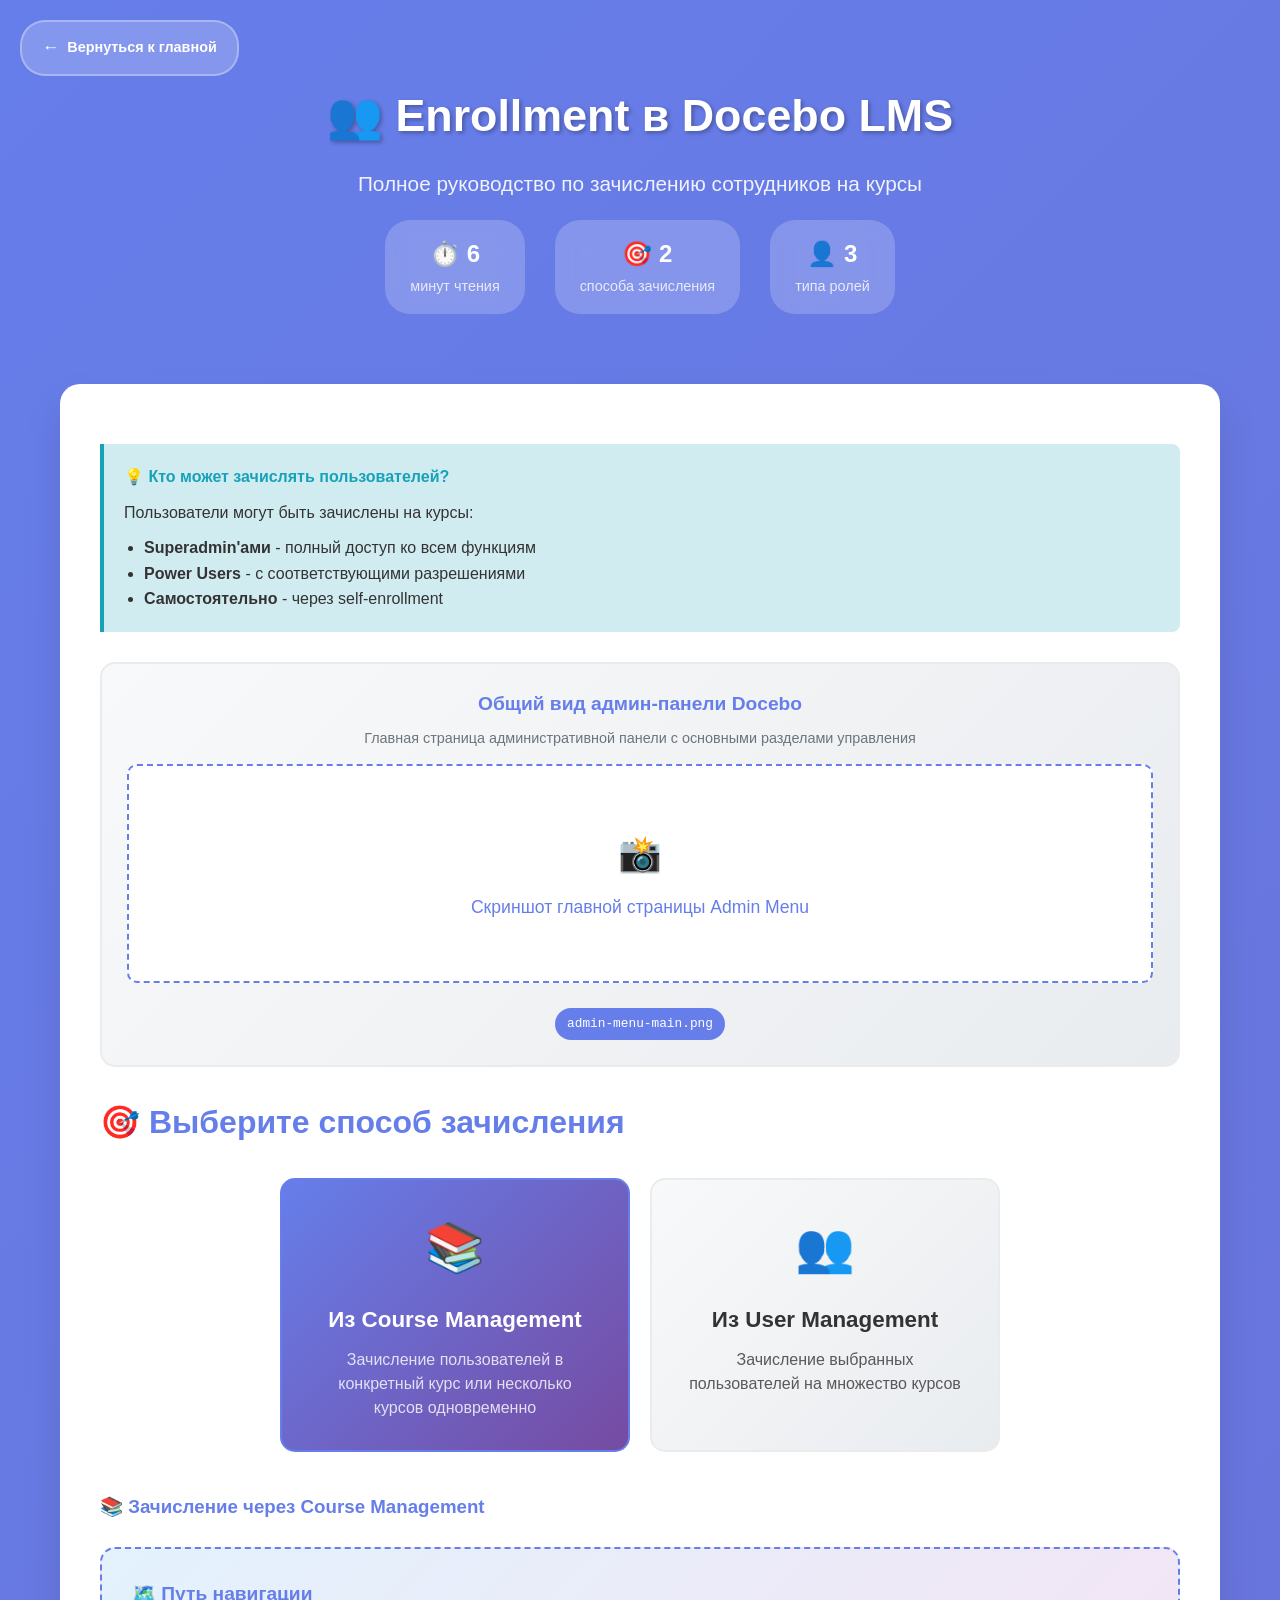
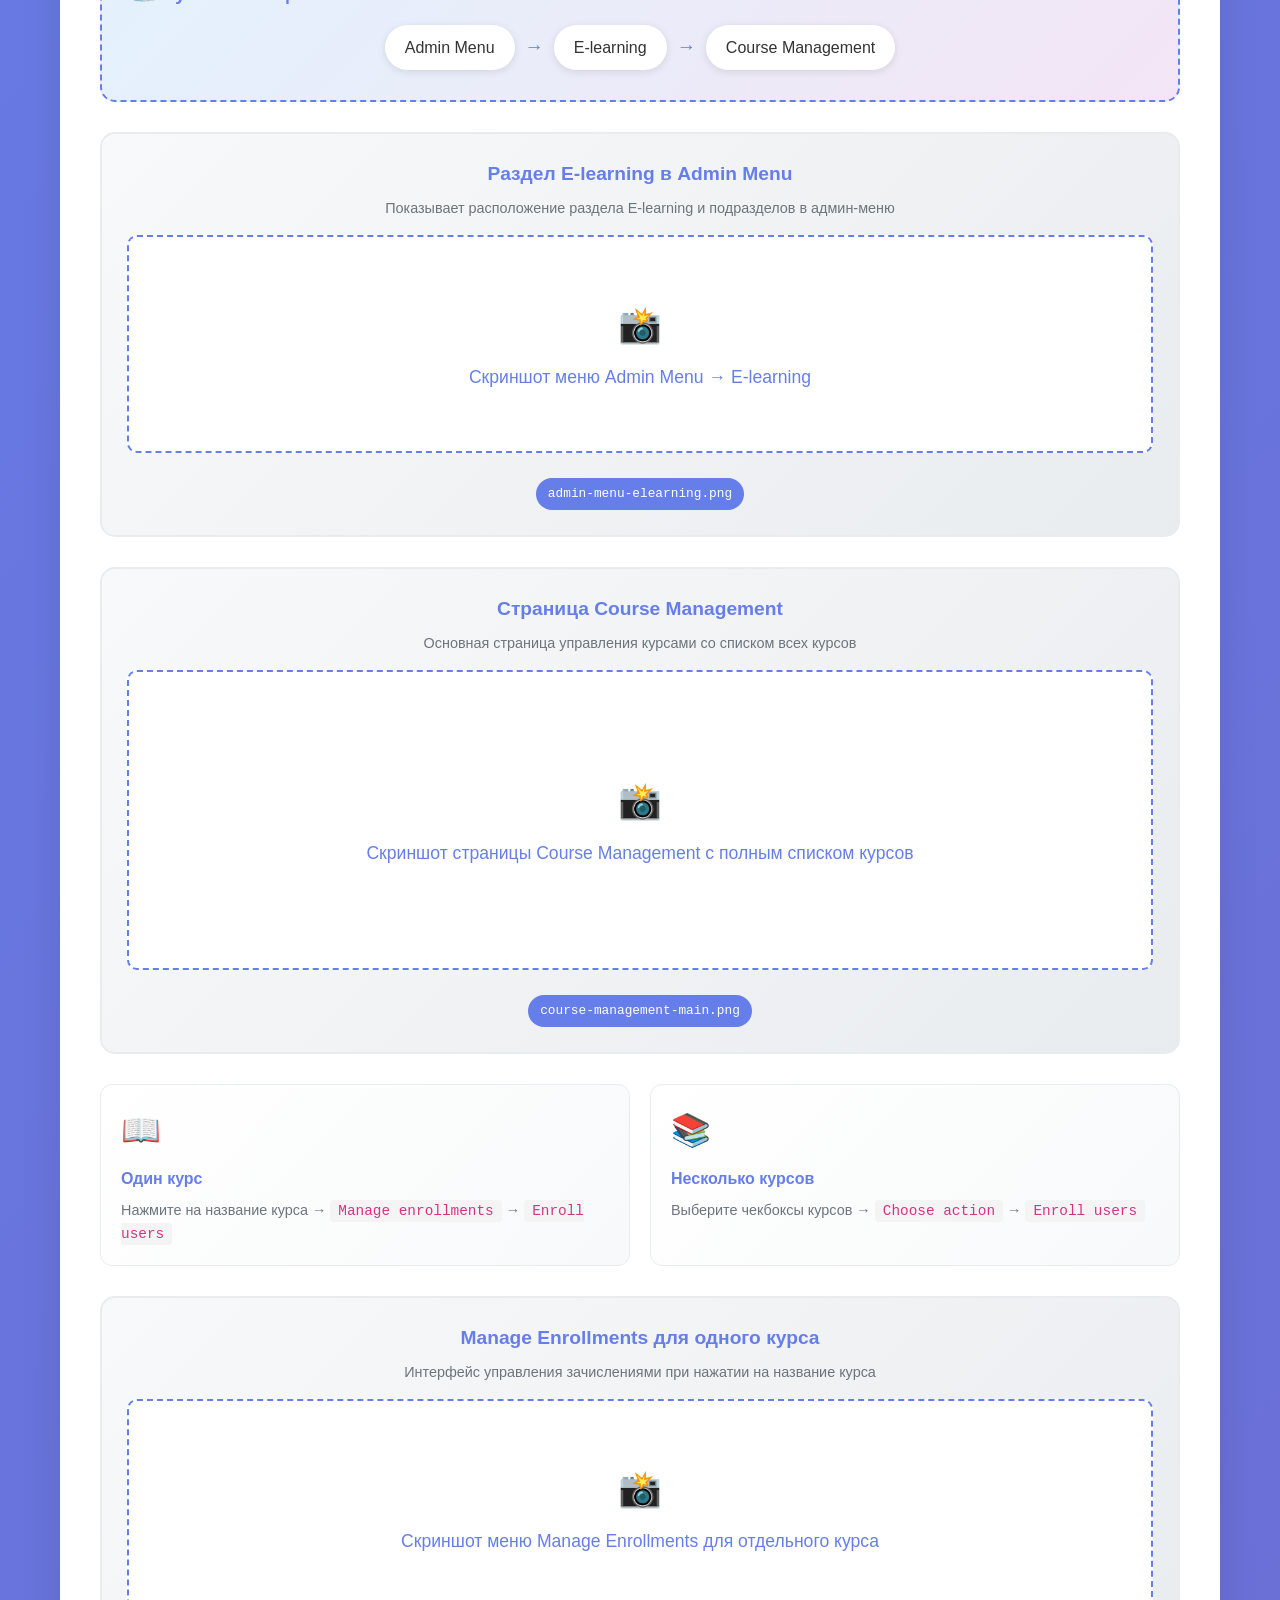
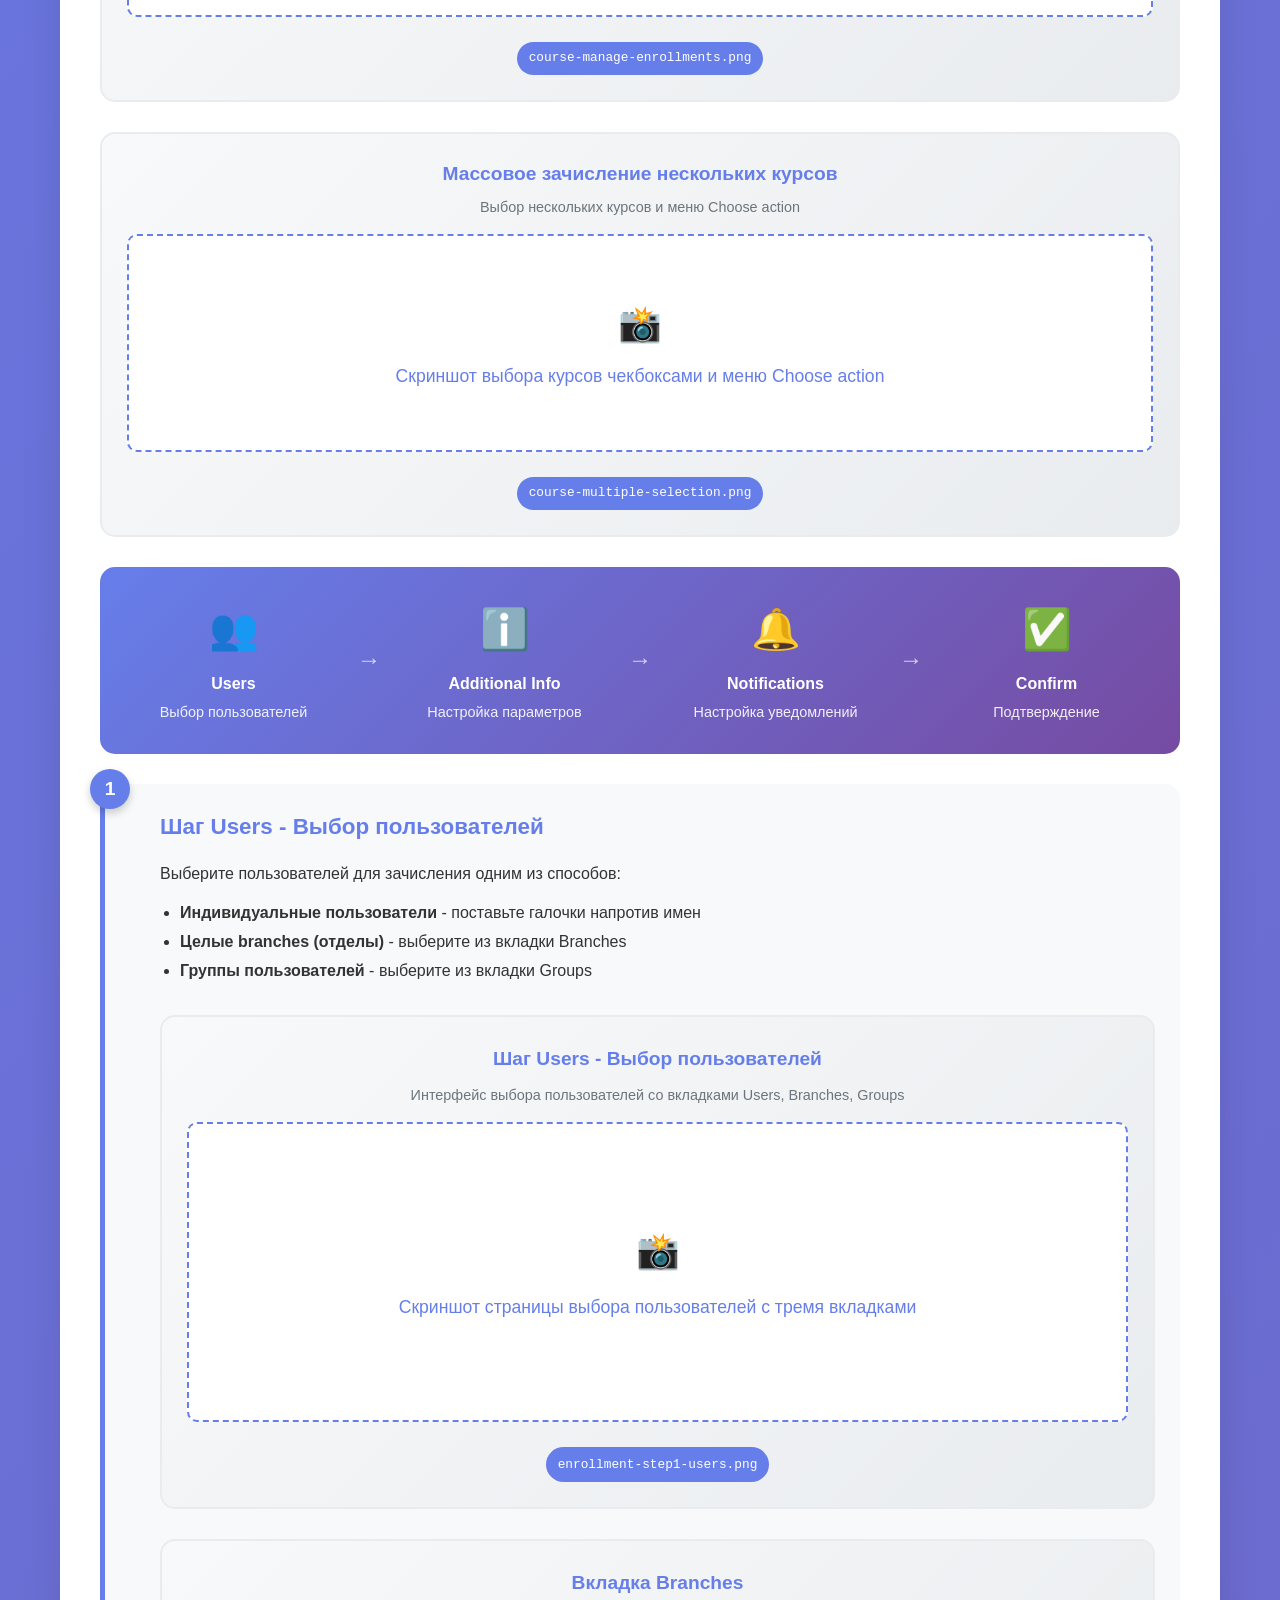
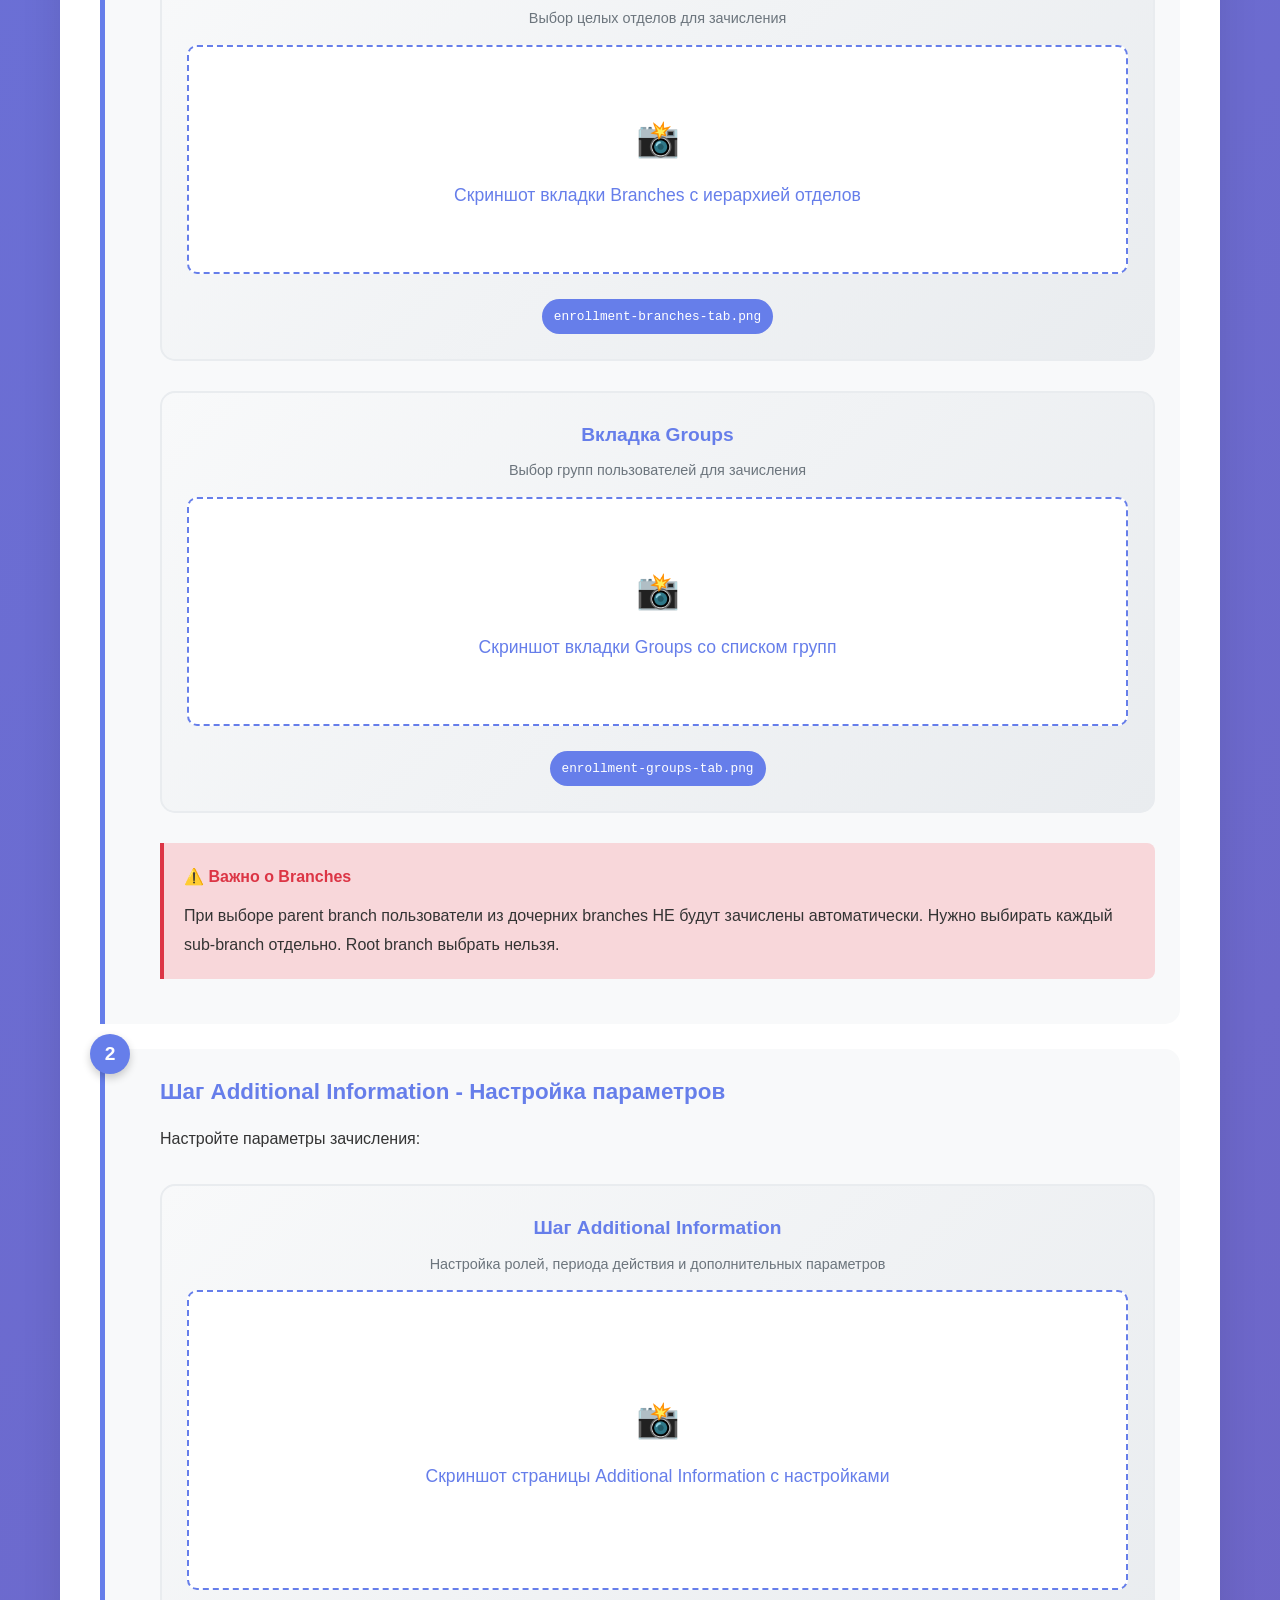
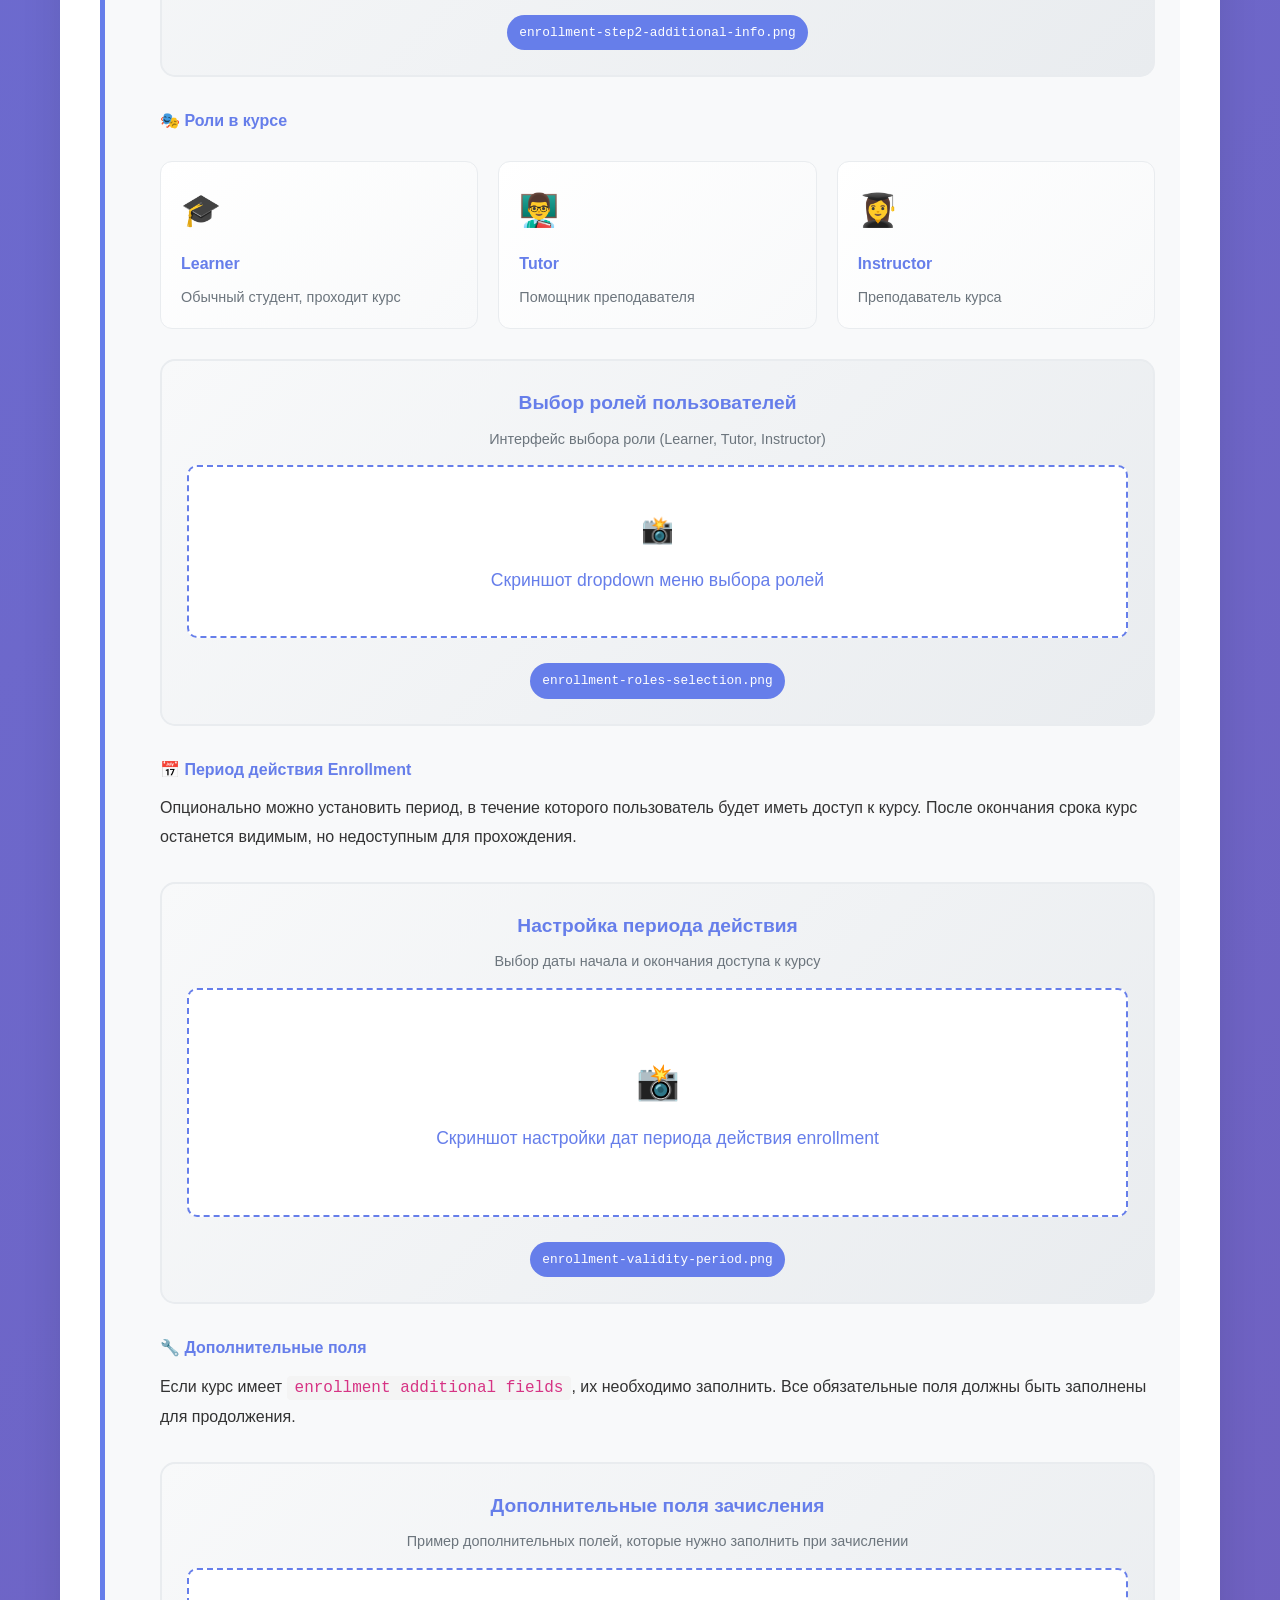
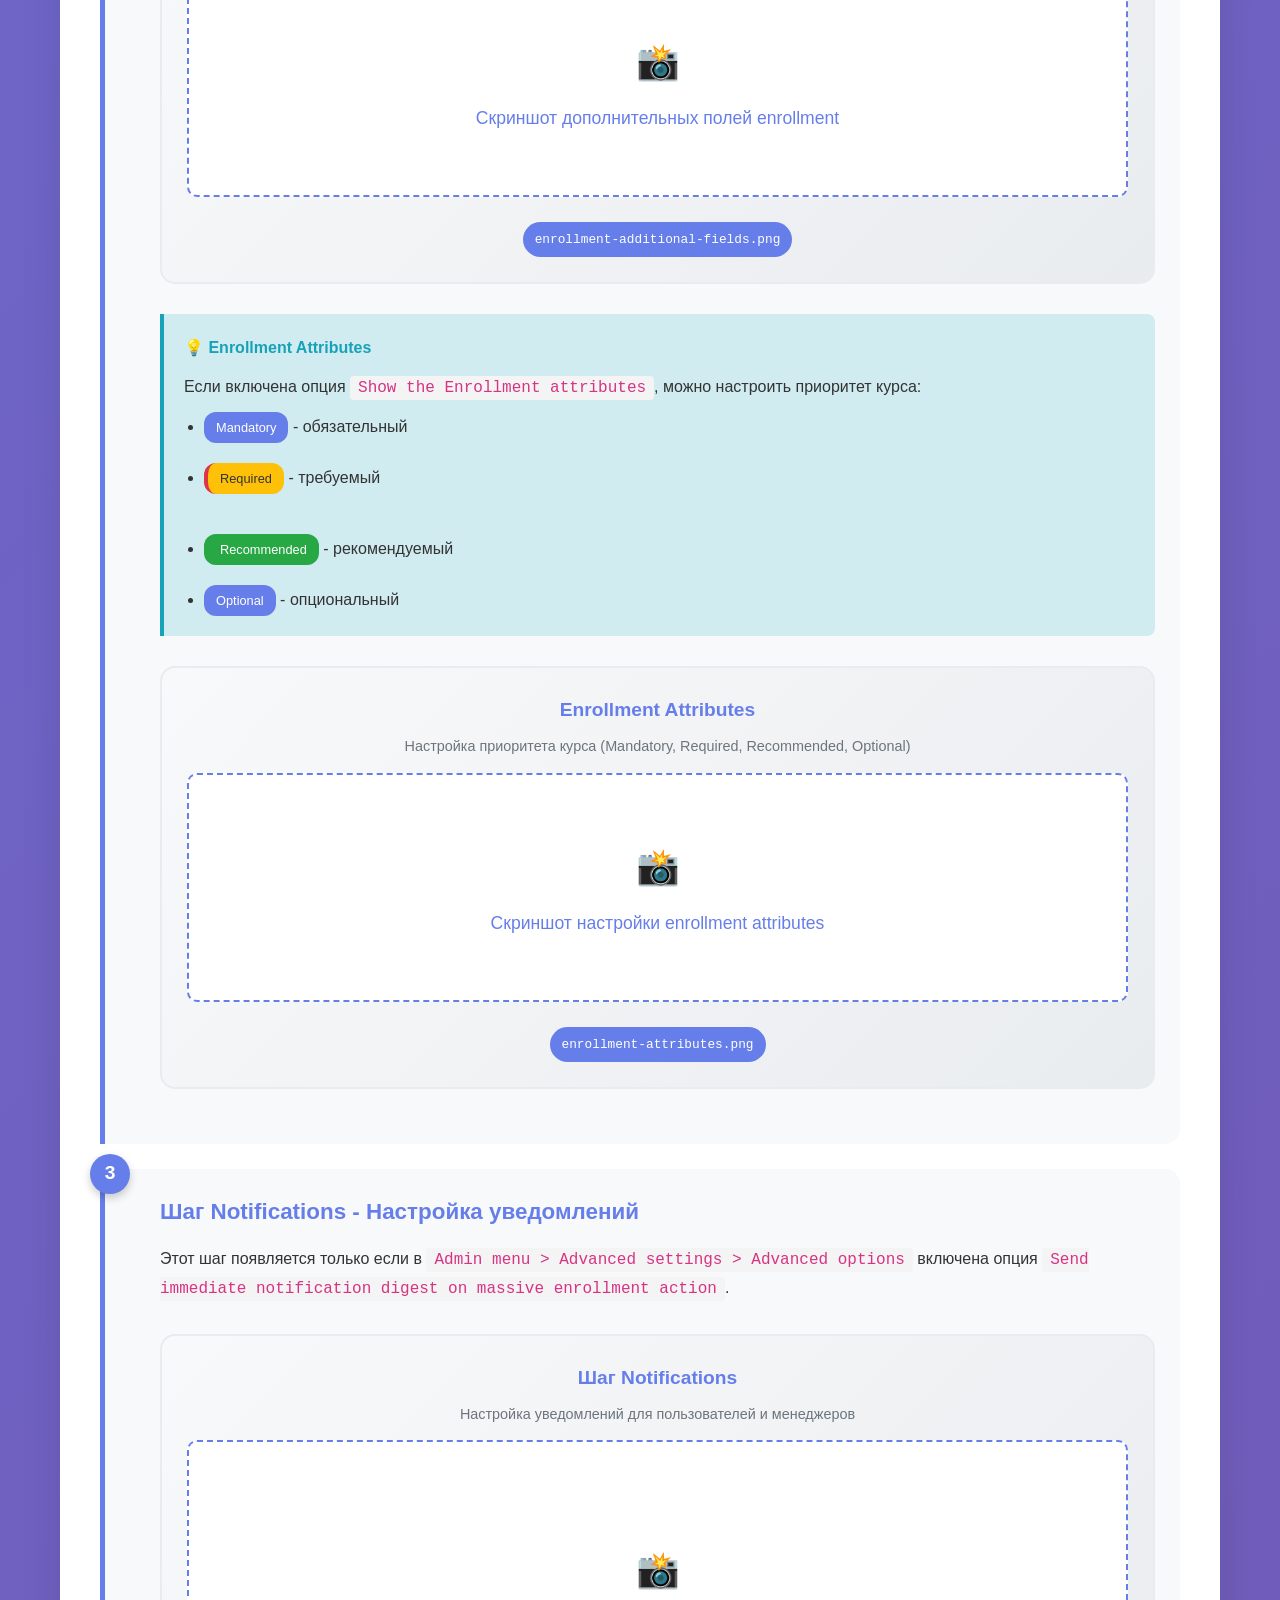
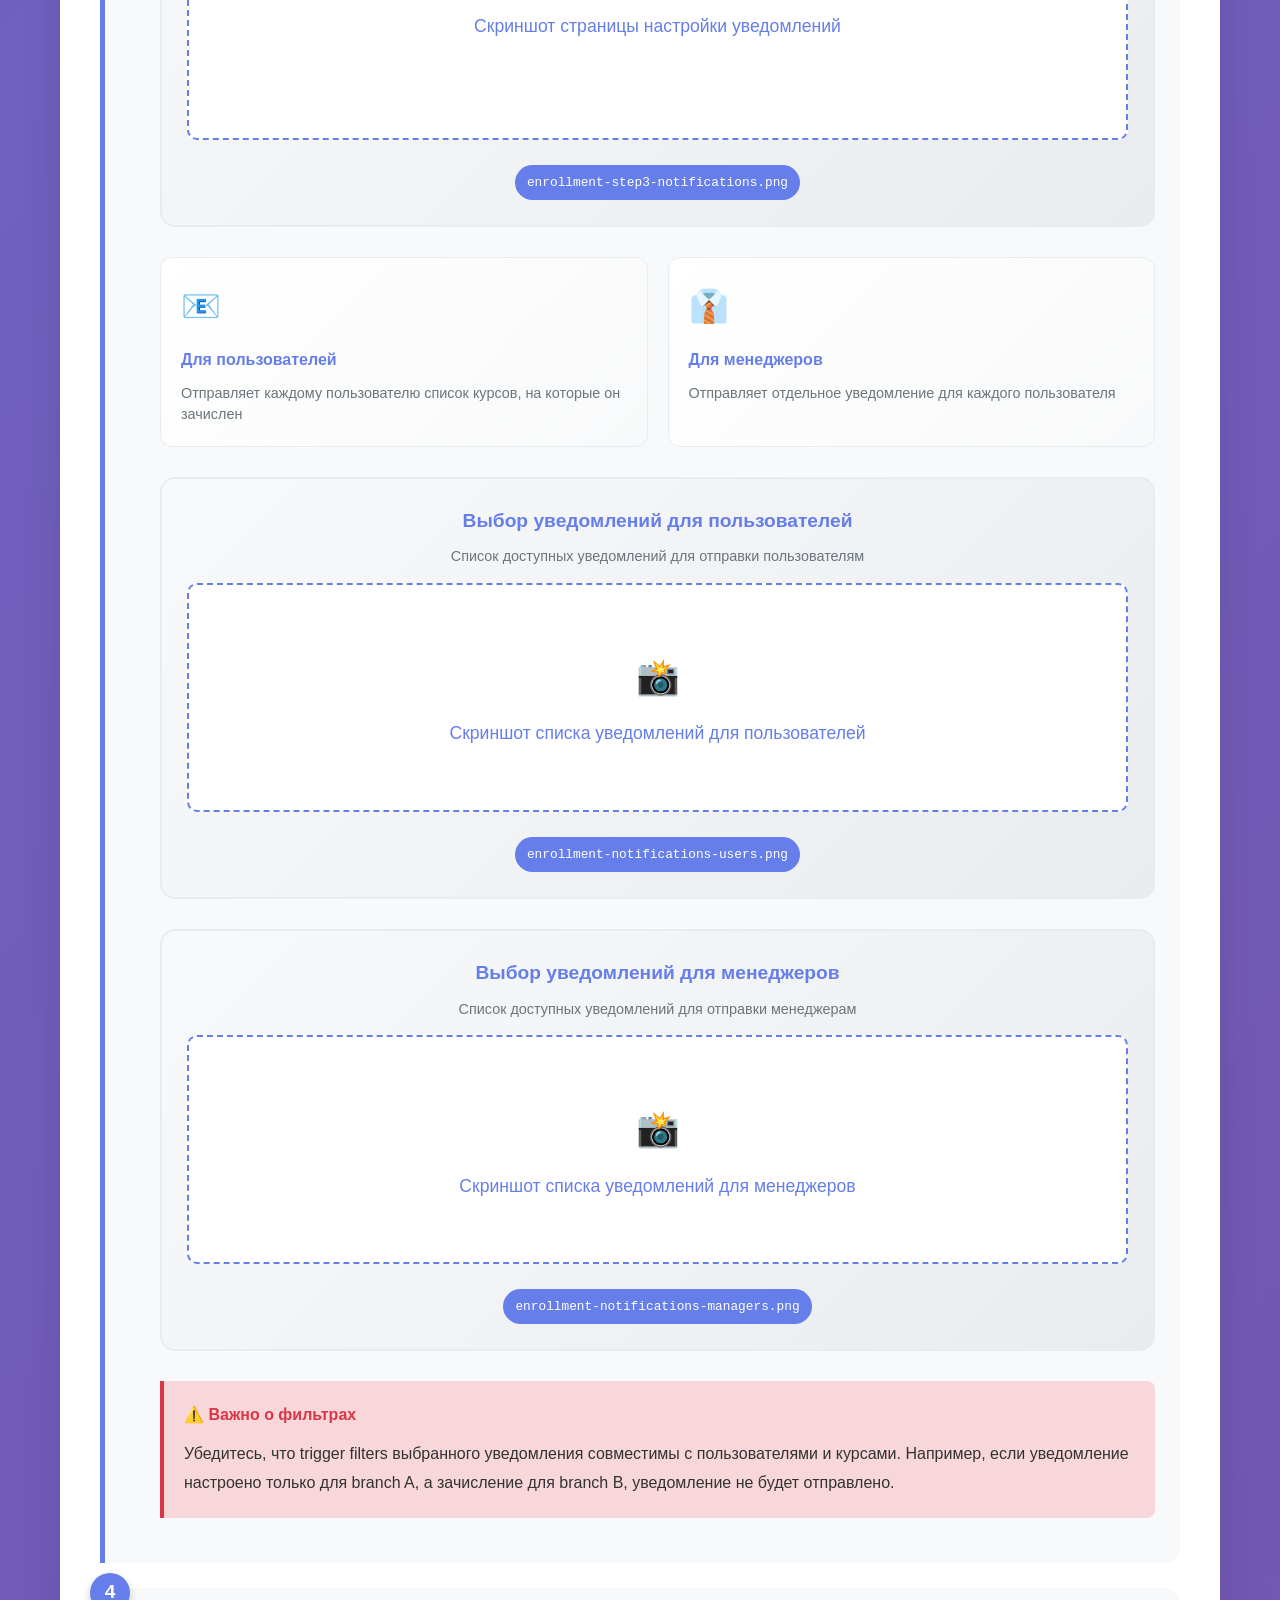
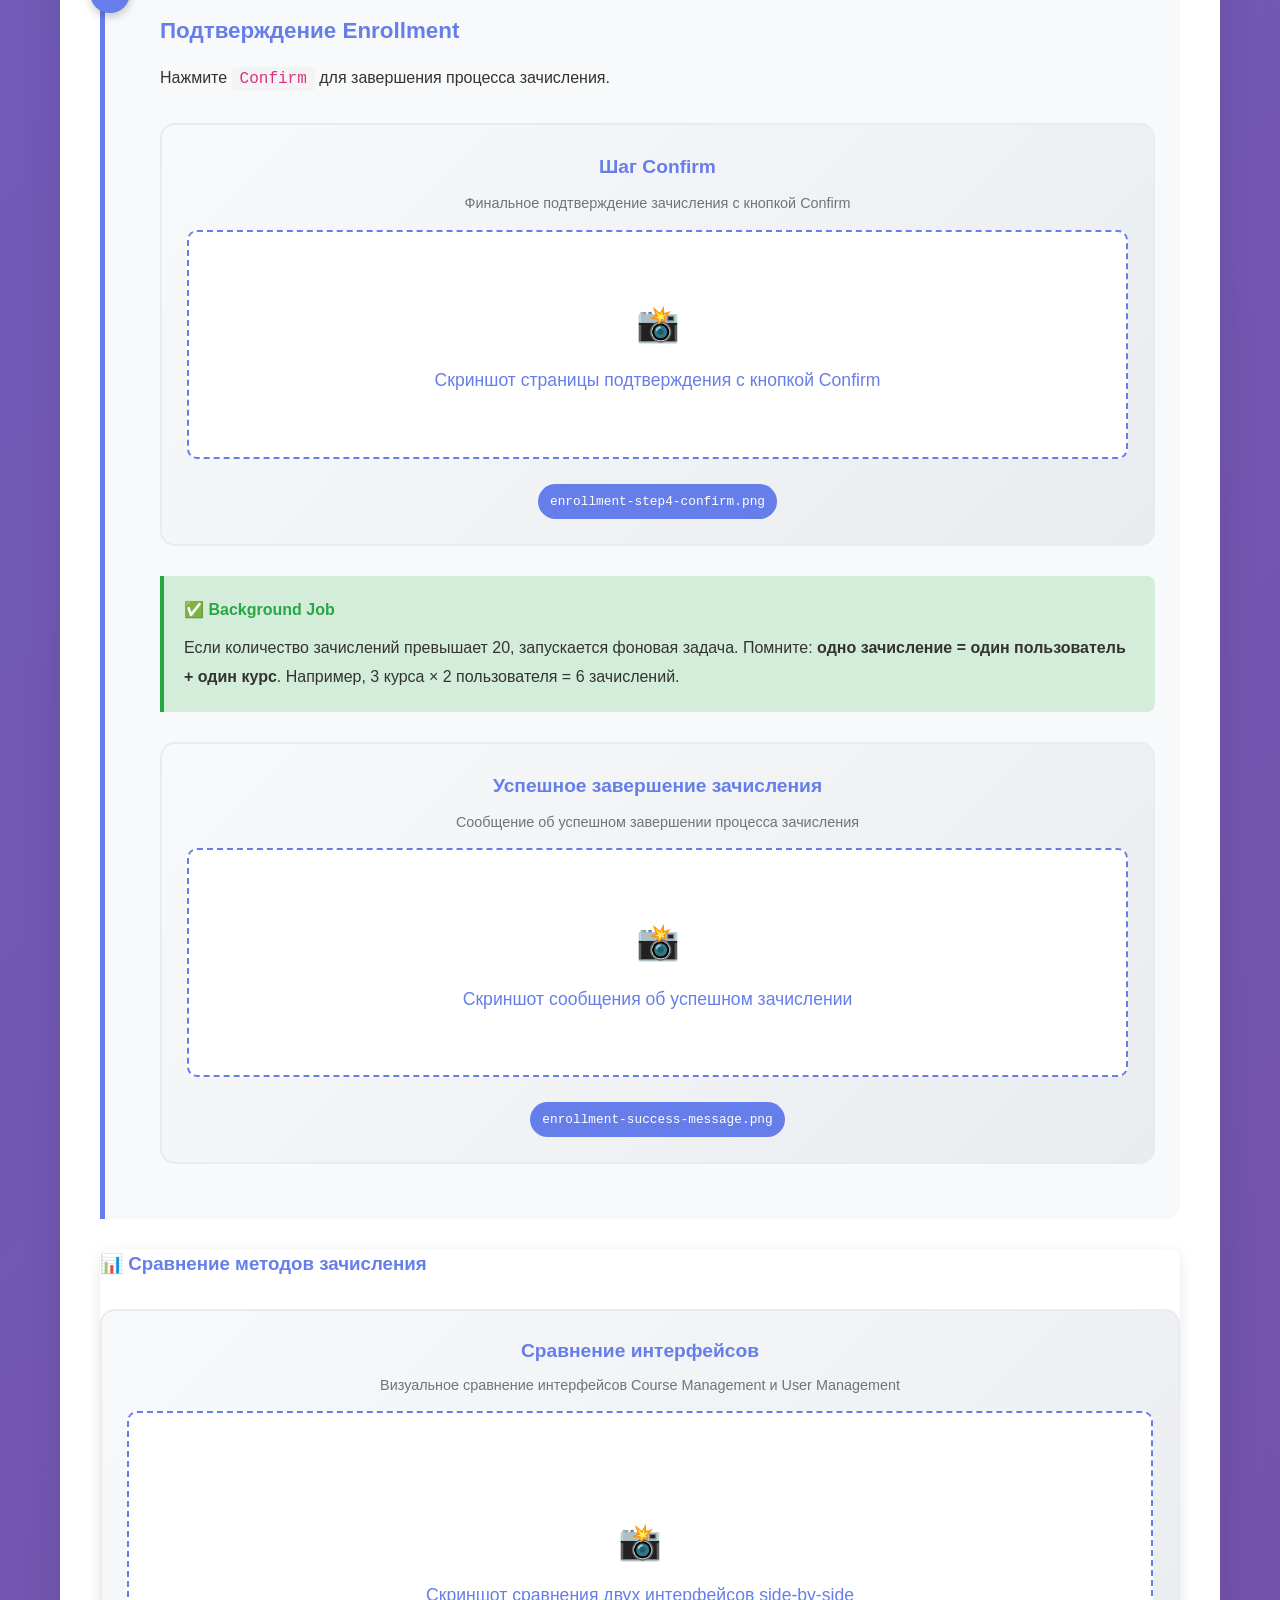
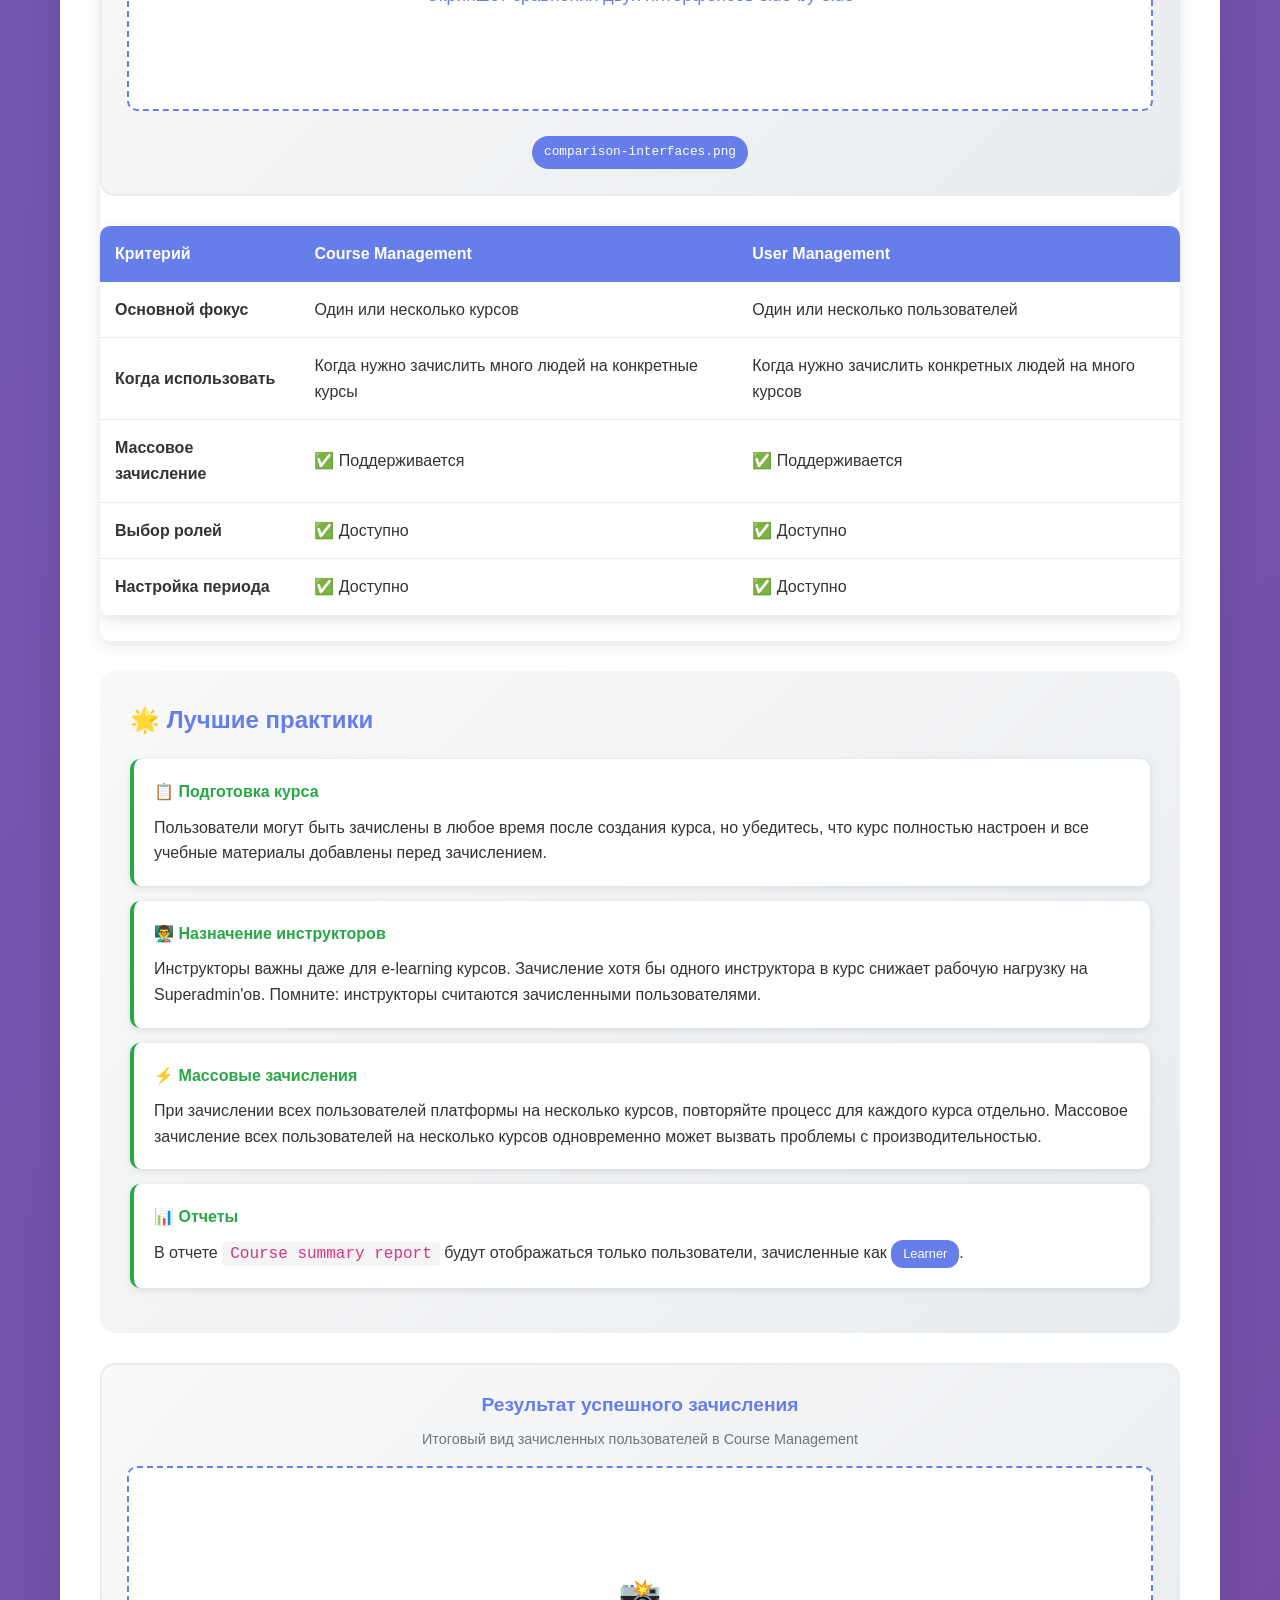
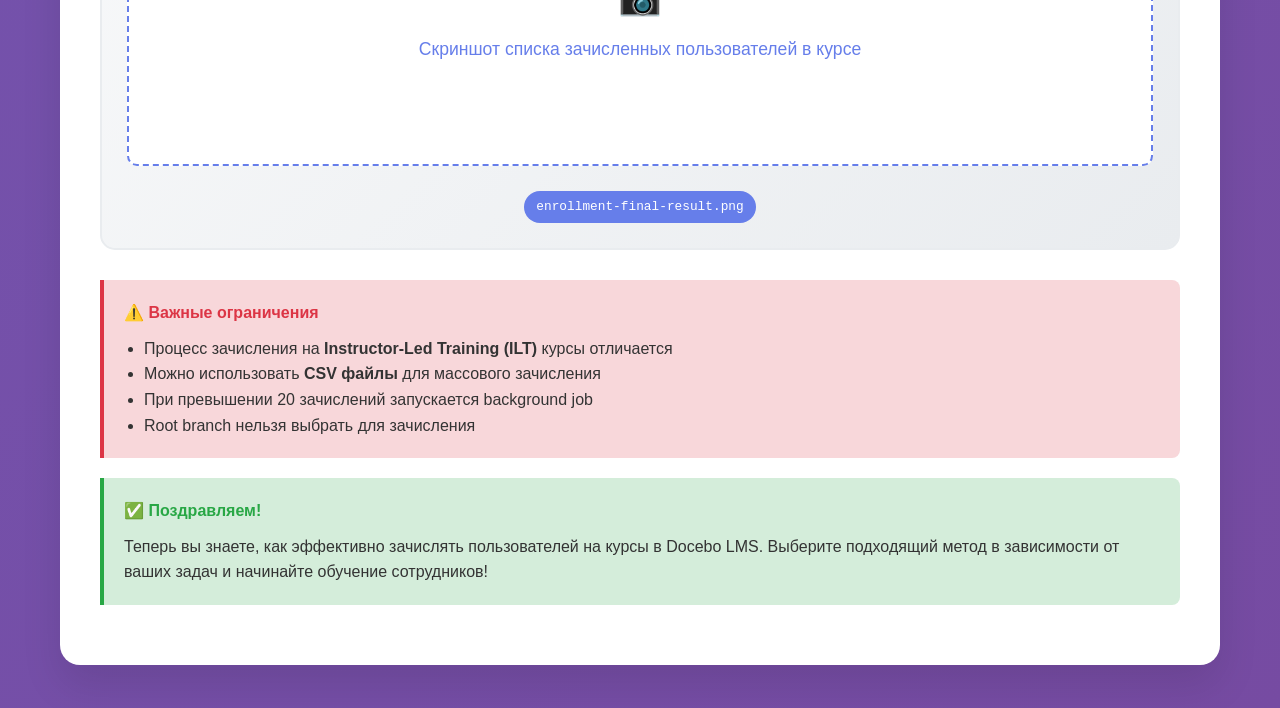
<file: enrollment.html>
<!DOCTYPE html>
<html lang="ru">
<head>
    <meta charset="UTF-8">
    <meta name="viewport" content="width=device-width, initial-scale=1.0">
    <title>Enrollment - Зачисление сотрудников на курсы в Docebo LMS</title>
    <link rel="stylesheet" href="assets/enrollment.css">
</head>
<body>
    <a href="index.html" class="back-button">
        <span class="back-arrow">←</span>
        Вернуться к главной
    </a>

    <div class="container">
        <div class="header">
            <h1>👥 Enrollment в Docebo LMS</h1>
            <p>Полное руководство по зачислению сотрудников на курсы</p>
            <div class="stats">
                <div class="stat-item">
                    <span class="stat-number">⏱️ 6</span>
                    <span class="stat-label">минут чтения</span>
                </div>
                <div class="stat-item">
                    <span class="stat-number">🎯 2</span>
                    <span class="stat-label">способа зачисления</span>
                </div>
                <div class="stat-item">
                    <span class="stat-number">👤 3</span>
                    <span class="stat-label">типа ролей</span>
                </div>
            </div>
        </div>

        <div class="content">
            <div class="tip">
                <h4>💡 Кто может зачислять пользователей?</h4>
                <p>Пользователи могут быть зачислены на курсы:</p>
                <ul class="inline-list">
                    <li><strong>Superadmin'ами</strong> - полный доступ ко всем функциям</li>
                    <li><strong>Power Users</strong> - с соответствующими разрешениями</li>
                    <li><strong>Самостоятельно</strong> - через self-enrollment</li>
                </ul>
            </div>

            <div class="screenshot-container">
                <div class="screenshot-title">Общий вид админ-панели Docebo</div>
                <div class="screenshot-description">Главная страница административной панели с основными разделами управления</div>
                <div class="screenshot-placeholder">
                    Скриншот главной страницы Admin Menu
                </div>
                <div class="screenshot-filename">admin-menu-main.png</div>
            </div>

            <h2 class="section-heading">🎯 Выберите способ зачисления</h2>

            <div class="method-selector">
                <div class="method-card active" data-method="course-management">
                    <span class="method-icon">📚</span>
                    <div class="method-title">Из Course Management</div>
                    <div class="method-description">Зачисление пользователей в конкретный курс или несколько курсов одновременно</div>
                </div>
                <div class="method-card" data-method="user-management">
                    <span class="method-icon">👥</span>
                    <div class="method-title">Из User Management</div>
                    <div class="method-description">Зачисление выбранных пользователей на множество курсов</div>
                </div>
            </div>

            <!-- Course Management Method -->
            <div id="course-management" class="method-content active">
                <h3 class="method-heading">📚 Зачисление через Course Management</h3>
                
                <div class="path-visual">
                    <h3>🗺️ Путь навигации</h3>
                    <div class="path-steps">
                        <div class="path-step">Admin Menu</div>
                        <div class="path-arrow">→</div>
                        <div class="path-step">E-learning</div>
                        <div class="path-arrow">→</div>
                        <div class="path-step">Course Management</div>
                    </div>
                </div>

                <div class="screenshot-container">
                    <div class="screenshot-title">Раздел E-learning в Admin Menu</div>
                    <div class="screenshot-description">Показывает расположение раздела E-learning и подразделов в админ-меню</div>
                    <div class="screenshot-placeholder">
                        Скриншот меню Admin Menu → E-learning
                    </div>
                    <div class="screenshot-filename">admin-menu-elearning.png</div>
                </div>

                <div class="screenshot-container">
                    <div class="screenshot-title">Страница Course Management</div>
                    <div class="screenshot-description">Основная страница управления курсами со списком всех курсов</div>
                    <div class="screenshot-placeholder screenshot-wide">
                        Скриншот страницы Course Management с полным списком курсов
                    </div>
                    <div class="screenshot-filename">course-management-main.png</div>
                </div>

                <div class="options-grid">
                    <div class="option-card">
                        <span class="option-icon">📖</span>
                        <div class="option-title">Один курс</div>
                        <div class="option-description">Нажмите на название курса → <span class="code">Manage enrollments</span> → <span class="code">Enroll users</span></div>
                    </div>
                    <div class="option-card">
                        <span class="option-icon">📚</span>
                        <div class="option-title">Несколько курсов</div>
                        <div class="option-description">Выберите чекбоксы курсов → <span class="code">Choose action</span> → <span class="code">Enroll users</span></div>
                    </div>
                </div>

                <div class="screenshot-container">
                    <div class="screenshot-title">Manage Enrollments для одного курса</div>
                    <div class="screenshot-description">Интерфейс управления зачислениями при нажатии на название курса</div>
                    <div class="screenshot-placeholder">
                        Скриншот меню Manage Enrollments для отдельного курса
                    </div>
                    <div class="screenshot-filename">course-manage-enrollments.png</div>
                </div>

                <div class="screenshot-container">
                    <div class="screenshot-title">Массовое зачисление нескольких курсов</div>
                    <div class="screenshot-description">Выбор нескольких курсов и меню Choose action</div>
                    <div class="screenshot-placeholder">
                        Скриншот выбора курсов чекбоксами и меню Choose action
                    </div>
                    <div class="screenshot-filename">course-multiple-selection.png</div>
                </div>

                <div class="process-flow">
                    <div class="flow-step">
                        <span class="flow-icon">👥</span>
                        <div class="flow-title">Users</div>
                        <div class="flow-description">Выбор пользователей</div>
                    </div>
                    <div class="flow-arrow">→</div>
                    <div class="flow-step">
                        <span class="flow-icon">ℹ️</span>
                        <div class="flow-title">Additional Info</div>
                        <div class="flow-description">Настройка параметров</div>
                    </div>
                    <div class="flow-arrow">→</div>
                    <div class="flow-step">
                        <span class="flow-icon">🔔</span>
                        <div class="flow-title">Notifications</div>
                        <div class="flow-description">Настройка уведомлений</div>
                    </div>
                    <div class="flow-arrow">→</div>
                    <div class="flow-step">
                        <span class="flow-icon">✅</span>
                        <div class="flow-title">Confirm</div>
                        <div class="flow-description">Подтверждение</div>
                    </div>
                </div>

                <div class="step-container">
                    <div class="step">
                        <div class="step-number">1</div>
                        <div class="step-title">Шаг Users - Выбор пользователей</div>
                        <div class="step-content">
                            <p>Выберите пользователей для зачисления одним из способов:</p>
                            <ul class="inline-list">
                                <li><strong>Индивидуальные пользователи</strong> - поставьте галочки напротив имен</li>
                                <li><strong>Целые branches (отделы)</strong> - выберите из вкладки Branches</li>
                                <li><strong>Группы пользователей</strong> - выберите из вкладки Groups</li>
                            </ul>
                            
                            <div class="screenshot-container">
                                <div class="screenshot-title">Шаг Users - Выбор пользователей</div>
                                <div class="screenshot-description">Интерфейс выбора пользователей со вкладками Users, Branches, Groups</div>
                                <div class="screenshot-placeholder screenshot-wide">
                                    Скриншот страницы выбора пользователей с тремя вкладками
                                </div>
                                <div class="screenshot-filename">enrollment-step1-users.png</div>
                            </div>

                            <div class="screenshot-container">
                                <div class="screenshot-title">Вкладка Branches</div>
                                <div class="screenshot-description">Выбор целых отделов для зачисления</div>
                                <div class="screenshot-placeholder">
                                    Скриншот вкладки Branches с иерархией отделов
                                </div>
                                <div class="screenshot-filename">enrollment-branches-tab.png</div>
                            </div>

                            <div class="screenshot-container">
                                <div class="screenshot-title">Вкладка Groups</div>
                                <div class="screenshot-description">Выбор групп пользователей для зачисления</div>
                                <div class="screenshot-placeholder">
                                    Скриншот вкладки Groups со списком групп
                                </div>
                                <div class="screenshot-filename">enrollment-groups-tab.png</div>
                            </div>
                            
                            <div class="warning">
                                <h4>⚠️ Важно о Branches</h4>
                                <p>При выборе parent branch пользователи из дочерних branches НЕ будут зачислены автоматически. Нужно выбирать каждый sub-branch отдельно. Root branch выбрать нельзя.</p>
                            </div>
                        </div>
                    </div>

                    <div class="step">
                        <div class="step-number">2</div>
                        <div class="step-title">Шаг Additional Information - Настройка параметров</div>
                        <div class="step-content">
                            <p>Настройте параметры зачисления:</p>
                            
                            <div class="screenshot-container">
                                <div class="screenshot-title">Шаг Additional Information</div>
                                <div class="screenshot-description">Настройка ролей, периода действия и дополнительных параметров</div>
                                <div class="screenshot-placeholder screenshot-wide">
                                    Скриншот страницы Additional Information с настройками
                                </div>
                                <div class="screenshot-filename">enrollment-step2-additional-info.png</div>
                            </div>
                            
                            <h4 class="option-heading">🎭 Роли в курсе</h4>
                            <div class="options-grid">
                                <div class="option-card">
                                    <span class="option-icon">🎓</span>
                                    <div class="option-title">Learner</div>
                                    <div class="option-description">Обычный студент, проходит курс</div>
                                </div>
                                <div class="option-card">
                                    <span class="option-icon">👨‍🏫</span>
                                    <div class="option-title">Tutor</div>
                                    <div class="option-description">Помощник преподавателя</div>
                                </div>
                                <div class="option-card">
                                    <span class="option-icon">👩‍🎓</span>
                                    <div class="option-title">Instructor</div>
                                    <div class="option-description">Преподаватель курса</div>
                                </div>
                            </div>

                            <div class="screenshot-container">
                                <div class="screenshot-title">Выбор ролей пользователей</div>
                                <div class="screenshot-description">Интерфейс выбора роли (Learner, Tutor, Instructor)</div>
                                <div class="screenshot-placeholder screenshot-small">
                                    Скриншот dropdown меню выбора ролей
                                </div>
                                <div class="screenshot-filename">enrollment-roles-selection.png</div>
                            </div>

                            <h4 class="option-heading">📅 Период действия Enrollment</h4>
                            <p>Опционально можно установить период, в течение которого пользователь будет иметь доступ к курсу. После окончания срока курс останется видимым, но недоступным для прохождения.</p>

                            <div class="screenshot-container">
                                <div class="screenshot-title">Настройка периода действия</div>
                                <div class="screenshot-description">Выбор даты начала и окончания доступа к курсу</div>
                                <div class="screenshot-placeholder">
                                    Скриншот настройки дат периода действия enrollment
                                </div>
                                <div class="screenshot-filename">enrollment-validity-period.png</div>
                            </div>

                            <h4 class="option-heading">🔧 Дополнительные поля</h4>
                            <p>Если курс имеет <span class="code">enrollment additional fields</span>, их необходимо заполнить. Все обязательные поля должны быть заполнены для продолжения.</p>

                            <div class="screenshot-container">
                                <div class="screenshot-title">Дополнительные поля зачисления</div>
                                <div class="screenshot-description">Пример дополнительных полей, которые нужно заполнить при зачислении</div>
                                <div class="screenshot-placeholder">
                                    Скриншот дополнительных полей enrollment
                                </div>
                                <div class="screenshot-filename">enrollment-additional-fields.png</div>
                            </div>

                            <div class="tip">
                                <h4>💡 Enrollment Attributes</h4>
                                <p>Если включена опция <span class="code">Show the Enrollment attributes</span>, можно настроить приоритет курса:</p>
                                <ul class="inline-list">
                                    <li><span class="badge">Mandatory</span> - обязательный</li>
                                    <li><span class="badge warning">Required</span> - требуемый</li>
                                    <li><span class="badge success">Recommended</span> - рекомендуемый</li>
                                    <li><span class="badge">Optional</span> - опциональный</li>
                                </ul>
                            </div>

                            <div class="screenshot-container">
                                <div class="screenshot-title">Enrollment Attributes</div>
                                <div class="screenshot-description">Настройка приоритета курса (Mandatory, Required, Recommended, Optional)</div>
                                <div class="screenshot-placeholder">
                                    Скриншот настройки enrollment attributes
                                </div>
                                <div class="screenshot-filename">enrollment-attributes.png</div>
                            </div>
                        </div>
                    </div>

                    <div class="step">
                        <div class="step-number">3</div>
                        <div class="step-title">Шаг Notifications - Настройка уведомлений</div>
                        <div class="step-content">
                            <p>Этот шаг появляется только если в <span class="code">Admin menu > Advanced settings > Advanced options</span> включена опция <span class="code">Send immediate notification digest on massive enrollment action</span>.</p>

                            <div class="screenshot-container">
                                <div class="screenshot-title">Шаг Notifications</div>
                                <div class="screenshot-description">Настройка уведомлений для пользователей и менеджеров</div>
                                <div class="screenshot-placeholder screenshot-wide">
                                    Скриншот страницы настройки уведомлений
                                </div>
                                <div class="screenshot-filename">enrollment-step3-notifications.png</div>
                            </div>

                            <div class="options-grid">
                                <div class="option-card">
                                    <span class="option-icon">📧</span>
                                    <div class="option-title">Для пользователей</div>
                                    <div class="option-description">Отправляет каждому пользователю список курсов, на которые он зачислен</div>
                                </div>
                                <div class="option-card">
                                    <span class="option-icon">👔</span>
                                    <div class="option-title">Для менеджеров</div>
                                    <div class="option-description">Отправляет отдельное уведомление для каждого пользователя</div>
                                </div>
                            </div>

                            <div class="screenshot-container">
                                <div class="screenshot-title">Выбор уведомлений для пользователей</div>
                                <div class="screenshot-description">Список доступных уведомлений для отправки пользователям</div>
                                <div class="screenshot-placeholder">
                                    Скриншот списка уведомлений для пользователей
                                </div>
                                <div class="screenshot-filename">enrollment-notifications-users.png</div>
                            </div>

                            <div class="screenshot-container">
                                <div class="screenshot-title">Выбор уведомлений для менеджеров</div>
                                <div class="screenshot-description">Список доступных уведомлений для отправки менеджерам</div>
                                <div class="screenshot-placeholder">
                                    Скриншот списка уведомлений для менеджеров
                                </div>
                                <div class="screenshot-filename">enrollment-notifications-managers.png</div>
                            </div>

                            <div class="warning">
                                <h4>⚠️ Важно о фильтрах</h4>
                                <p>Убедитесь, что trigger filters выбранного уведомления совместимы с пользователями и курсами. Например, если уведомление настроено только для branch A, а зачисление для branch B, уведомление не будет отправлено.</p>
                            </div>
                        </div>
                    </div>

                    <div class="step">
                        <div class="step-number">4</div>
                        <div class="step-title">Подтверждение Enrollment</div>
                        <div class="step-content">
                            <p>Нажмите <span class="code">Confirm</span> для завершения процесса зачисления.</p>
                            
                            <div class="screenshot-container">
                                <div class="screenshot-title">Шаг Confirm</div>
                                <div class="screenshot-description">Финальное подтверждение зачисления с кнопкой Confirm</div>
                                <div class="screenshot-placeholder">
                                    Скриншот страницы подтверждения с кнопкой Confirm
                                </div>
                                <div class="screenshot-filename">enrollment-step4-confirm.png</div>
                            </div>
                            
                            <div class="success">
                                <h4>✅ Background Job</h4>
                                <p>Если количество зачислений превышает 20, запускается фоновая задача. Помните: <strong>одно зачисление = один пользователь + один курс</strong>. Например, 3 курса × 2 пользователя = 6 зачислений.</p>
                            </div>

                            <div class="screenshot-container">
                                <div class="screenshot-title">Успешное завершение зачисления</div>
                                <div class="screenshot-description">Сообщение об успешном завершении процесса зачисления</div>
                                <div class="screenshot-placeholder">
                                    Скриншот сообщения об успешном зачислении
                                </div>
                                <div class="screenshot-filename">enrollment-success-message.png</div>
                            </div>
                        </div>
                    </div>
                </div>
            </div>

            <!-- User Management Method -->
            <div id="user-management" class="method-content">
                <h3 class="method-heading">👥 Зачисление через User Management</h3>
                
                <div class="path-visual">
                    <h3>🗺️ Путь навигации</h3>
                    <div class="path-steps">
                        <div class="path-step">Admin Menu</div>
                        <div class="path-arrow">→</div>
                        <div class="path-step">E-learning</div>
                        <div class="path-arrow">→</div>
                        <div class="path-step">Users</div>
                        <div class="path-arrow">→</div>
                        <div class="path-step">Related sections (⋯)</div>
                        <div class="path-arrow">→</div>
                        <div class="path-step">Enroll users</div>
                    </div>
                </div>

                <div class="screenshot-container">
                    <div class="screenshot-title">Раздел Users в E-learning</div>
                    <div class="screenshot-description">Страница управления пользователями в разделе E-learning</div>
                    <div class="screenshot-placeholder screenshot-wide">
                        Скриншот страницы Users в Admin Menu → E-learning
                    </div>
                    <div class="screenshot-filename">user-management-main.png</div>
                </div>

                <div class="screenshot-container">
                    <div class="screenshot-title">Меню Related sections</div>
                    <div class="screenshot-description">Меню с тремя точками (⋯) и пункт "Enroll users"</div>
                    <div class="screenshot-placeholder">
                        Скриншот меню Related sections с пунктом Enroll users
                    </div>
                    <div class="screenshot-filename">user-management-related-sections.png</div>
                </div>

                <div class="process-flow">
                    <div class="flow-step">
                        <span class="flow-icon">👤</span>
                        <div class="flow-title">Select User</div>
                        <div class="flow-description">Выбор пользователей</div>
                    </div>
                    <div class="flow-arrow">→</div>
                    <div class="flow-step">
                        <span class="flow-icon">📚</span>
                        <div class="flow-title">Select Courses</div>
                        <div class="flow-description">Выбор курсов</div>
                    </div>
                    <div class="flow-arrow">→</div>
                    <div class="flow-step">
                        <span class="flow-icon">ℹ️</span>
                        <div class="flow-title">Additional Info</div>
                        <div class="flow-description">Настройка параметров</div>
                    </div>
                    <div class="flow-arrow">→</div>
                    <div class="flow-step">
                        <span class="flow-icon">✅</span>
                        <div class="flow-title">Confirm</div>
                        <div class="flow-description">Подтверждение</div>
                    </div>
                </div>

                <div class="step-container">
                    <div class="step">
                        <div class="step-number">1</div>
                        <div class="step-title">Select User - Выбор пользователей</div>
                        <div class="step-content">
                            <p>Выберите пользователей, которых нужно зачислить:</p>
                            <ul class="inline-list">
                                <li>Индивидуальные пользователи</li>
                                <li>Группы пользователей</li>
                                <li>Branches (отделы)</li>
                            </ul>

                            <div class="screenshot-container">
                                <div class="screenshot-title">Выбор пользователей в User Management</div>
                                <div class="screenshot-description">Интерфейс выбора пользователей с чекбоксами</div>
                                <div class="screenshot-placeholder screenshot-wide">
                                    Скриншот выбора пользователей в User Management
                                </div>
                                <div class="screenshot-filename">user-management-select-users.png</div>
                            </div>
                        </div>
                    </div>

                    <div class="step">
                        <div class="step-number">2</div>
                        <div class="step-title">Enroll Users in New Courses - Выбор курсов</div>
                        <div class="step-content">
                            <p>Выберите курсы, на которые нужно зачислить пользователей:</p>
                            <ul class="inline-list">
                                <li>Поставьте галочки напротив нужных курсов</li>
                                <li>Используйте кнопку <span class="code">Select all</span> для выбора всех курсов на всех страницах</li>
                            </ul>

                            <div class="screenshot-container">
                                <div class="screenshot-title">Выбор курсов для зачисления</div>
                                <div class="screenshot-description">Страница выбора курсов с чекбоксами и кнопкой Select all</div>
                                <div class="screenshot-placeholder screenshot-wide">
                                    Скриншот страницы выбора курсов в User Management
                                </div>
                                <div class="screenshot-filename">user-management-select-courses.png</div>
                            </div>
                        </div>
                    </div>

                    <div class="step">
                        <div class="step-number">3</div>
                        <div class="step-title">Additional Information - Настройка параметров</div>
                        <div class="step-content">
                            <p>Настройте те же параметры, что и в Course Management:</p>
                            <ul class="inline-list">
                                <li>Роль в курсе (Learner, Tutor, Instructor)</li>
                                <li>Период действия enrollment</li>
                                <li>Приоритет курса (если доступно)</li>
                                <li>Дополнительные поля</li>
                            </ul>

                            <div class="screenshot-container">
                                <div class="screenshot-title">Настройка параметров в User Management</div>
                                <div class="screenshot-description">Страница Additional Information в процессе зачисления из User Management</div>
                                <div class="screenshot-placeholder screenshot-wide">
                                    Скриншот настройки параметров в User Management
                                </div>
                                <div class="screenshot-filename">user-management-additional-info.png</div>
                            </div>
                        </div>
                    </div>

                    <div class="step">
                        <div class="step-number">4</div>
                        <div class="step-title">Notifications - Уведомления</div>
                        <div class="step-content">
                            <p>Настройте уведомления о зачислении (если шаг видим).</p>
                            <div class="tip">
                                <h4>💡 Для Power Users</h4>
                                <p>Power Users видят только те уведомления, для которых у них есть разрешения и назначения ресурсов.</p>
                            </div>

                            <div class="screenshot-container">
                                <div class="screenshot-title">Уведомления в User Management</div>
                                <div class="screenshot-description">Настройка уведомлений при зачислении через User Management</div>
                                <div class="screenshot-placeholder">
                                    Скриншот настройки уведомлений в User Management
                                </div>
                                <div class="screenshot-filename">user-management-notifications.png</div>
                            </div>
                        </div>
                    </div>
                </div>
            </div>

            <div class="comparison-table comparison-block">
                <h3 class="method-heading">📊 Сравнение методов зачисления</h3>
                
                <div class="screenshot-container">
                    <div class="screenshot-title">Сравнение интерфейсов</div>
                    <div class="screenshot-description">Визуальное сравнение интерфейсов Course Management и User Management</div>
                    <div class="screenshot-placeholder screenshot-wide">
                        Скриншот сравнения двух интерфейсов side-by-side
                    </div>
                    <div class="screenshot-filename">comparison-interfaces.png</div>
                </div>

                <table class="comparison-table">
                    <thead>
                        <tr>
                            <th>Критерий</th>
                            <th>Course Management</th>
                            <th>User Management</th>
                        </tr>
                    </thead>
                    <tbody>
                        <tr>
                            <td><strong>Основной фокус</strong></td>
                            <td>Один или несколько курсов</td>
                            <td>Один или несколько пользователей</td>
                        </tr>
                        <tr>
                            <td><strong>Когда использовать</strong></td>
                            <td>Когда нужно зачислить много людей на конкретные курсы</td>
                            <td>Когда нужно зачислить конкретных людей на много курсов</td>
                        </tr>
                        <tr>
                            <td><strong>Массовое зачисление</strong></td>
                            <td>✅ Поддерживается</td>
                            <td>✅ Поддерживается</td>
                        </tr>
                        <tr>
                            <td><strong>Выбор ролей</strong></td>
                            <td>✅ Доступно</td>
                            <td>✅ Доступно</td>
                        </tr>
                        <tr>
                            <td><strong>Настройка периода</strong></td>
                            <td>✅ Доступно</td>
                            <td>✅ Доступно</td>
                        </tr>
                    </tbody>
                </table>
            </div>

            <div class="best-practices">
                <h3>🌟 Лучшие практики</h3>
                
                <div class="practice-item">
                    <h4>📋 Подготовка курса</h4>
                    <p>Пользователи могут быть зачислены в любое время после создания курса, но убедитесь, что курс полностью настроен и все учебные материалы добавлены перед зачислением.</p>
                </div>

                <div class="practice-item">
                    <h4>👨‍🏫 Назначение инструкторов</h4>
                    <p>Инструкторы важны даже для e-learning курсов. Зачисление хотя бы одного инструктора в курс снижает рабочую нагрузку на Superadmin'ов. Помните: инструкторы считаются зачисленными пользователями.</p>
                </div>

                <div class="practice-item">
                    <h4>⚡ Массовые зачисления</h4>
                    <p>При зачислении всех пользователей платформы на несколько курсов, повторяйте процесс для каждого курса отдельно. Массовое зачисление всех пользователей на несколько курсов одновременно может вызвать проблемы с производительностью.</p>
                </div>

                <div class="practice-item">
                    <h4>📊 Отчеты</h4>
                    <p>В отчете <span class="code">Course summary report</span> будут отображаться только пользователи, зачисленные как <span class="badge">Learner</span>.</p>
                </div>
            </div>

            <div class="screenshot-container">
                <div class="screenshot-title">Результат успешного зачисления</div>
                <div class="screenshot-description">Итоговый вид зачисленных пользователей в Course Management</div>
                <div class="screenshot-placeholder screenshot-wide">
                    Скриншот списка зачисленных пользователей в курсе
                </div>
                <div class="screenshot-filename">enrollment-final-result.png</div>
            </div>

            <div class="warning">
                <h4>⚠️ Важные ограничения</h4>
                <ul class="inline-list">
                    <li>Процесс зачисления на <strong>Instructor-Led Training (ILT)</strong> курсы отличается</li>
                    <li>Можно использовать <strong>CSV файлы</strong> для массового зачисления</li>
                    <li>При превышении 20 зачислений запускается background job</li>
                    <li>Root branch нельзя выбрать для зачисления</li>
                </ul>
            </div>

            <div class="success">
                <h4>✅ Поздравляем!</h4>
                <p>Теперь вы знаете, как эффективно зачислять пользователей на курсы в Docebo LMS. Выберите подходящий метод в зависимости от ваших задач и начинайте обучение сотрудников!</p>
            </div>
        </div>
    </div>
    <script src="assets/enrollment.js" defer></script>
</body>
</html>
</file>
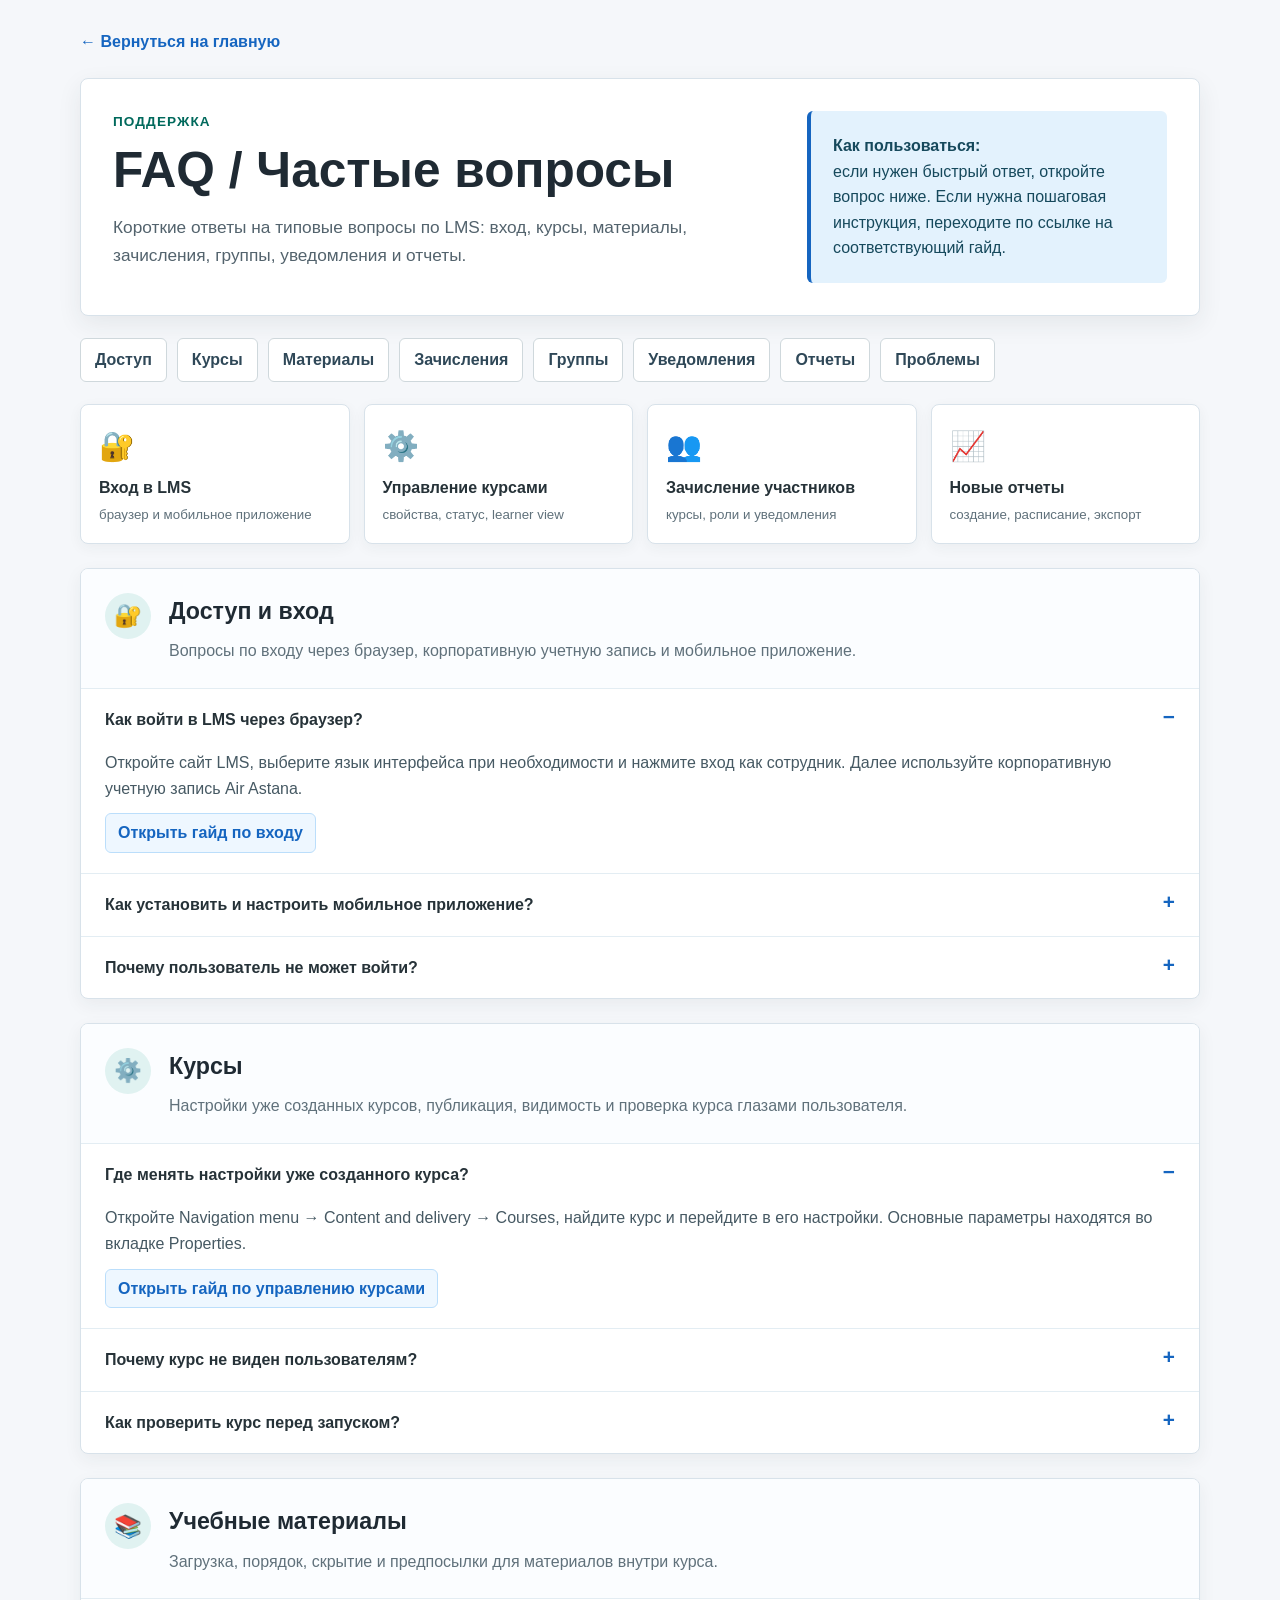
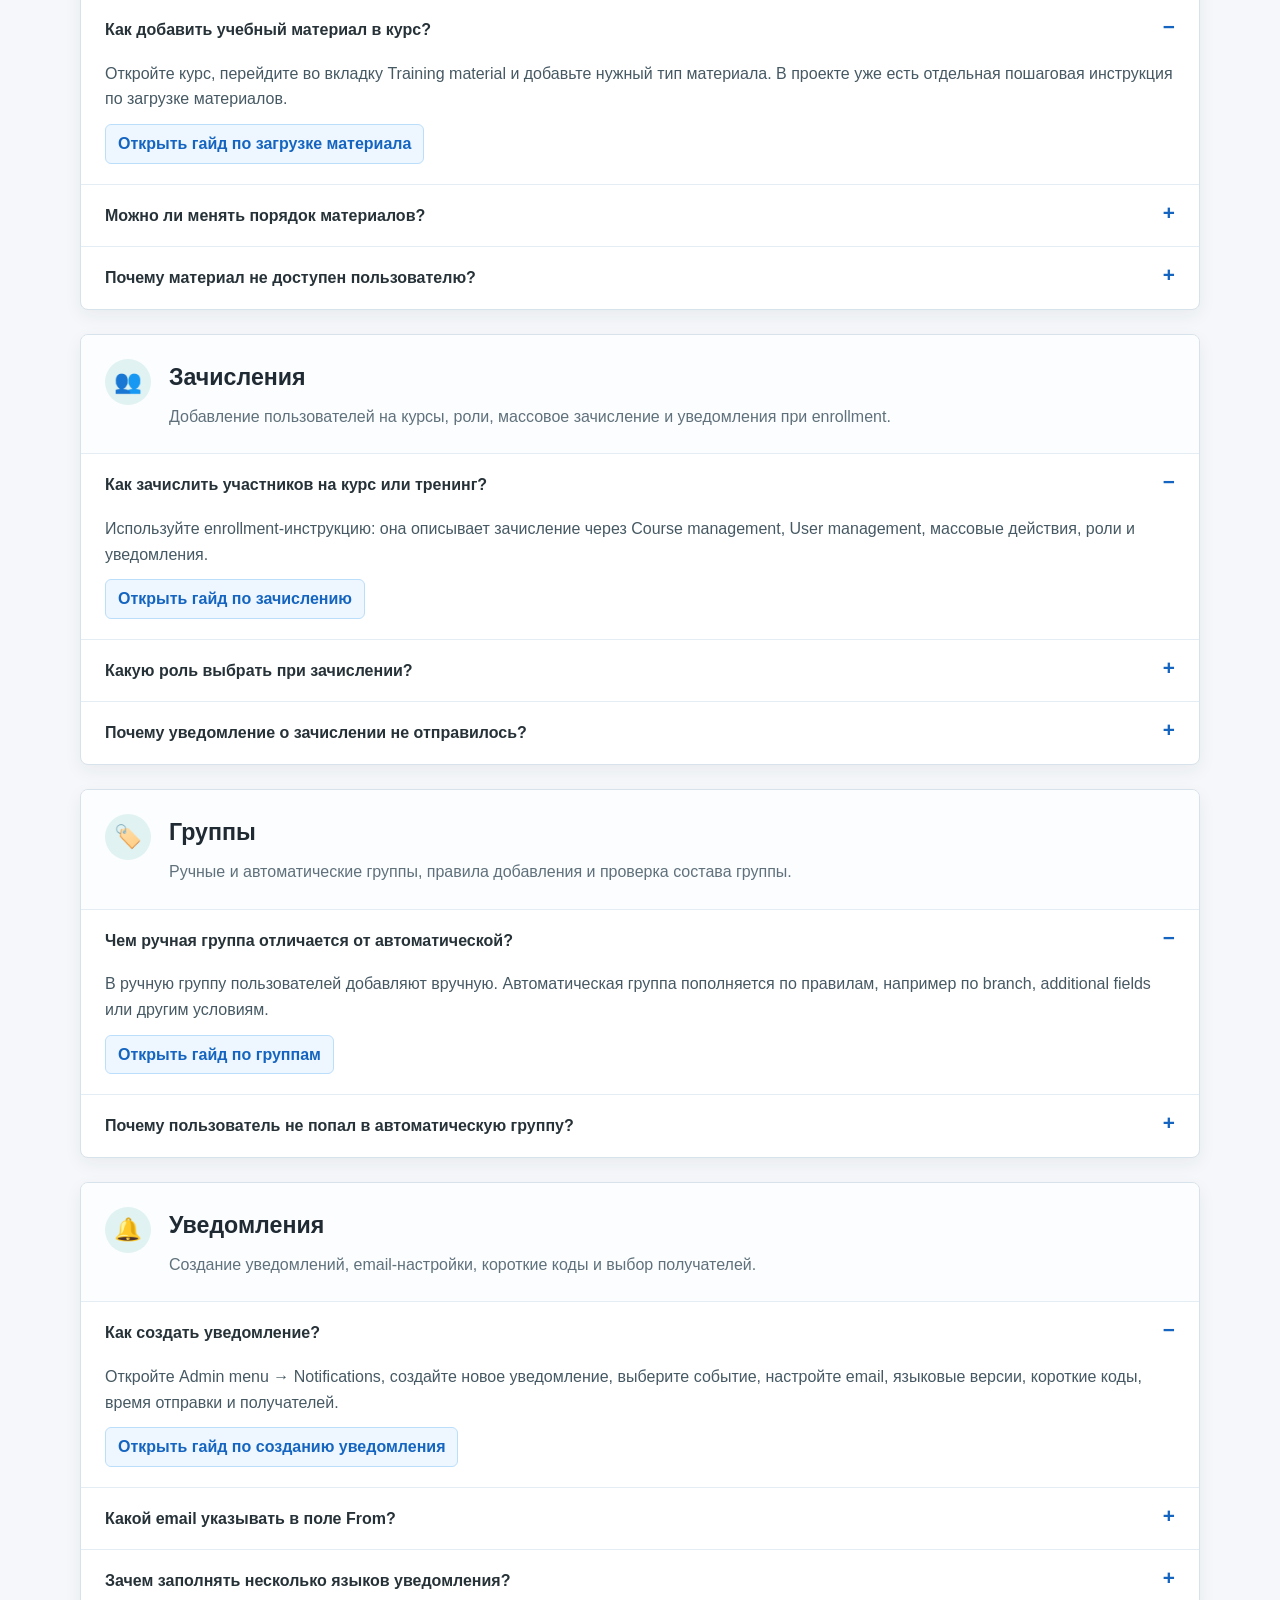
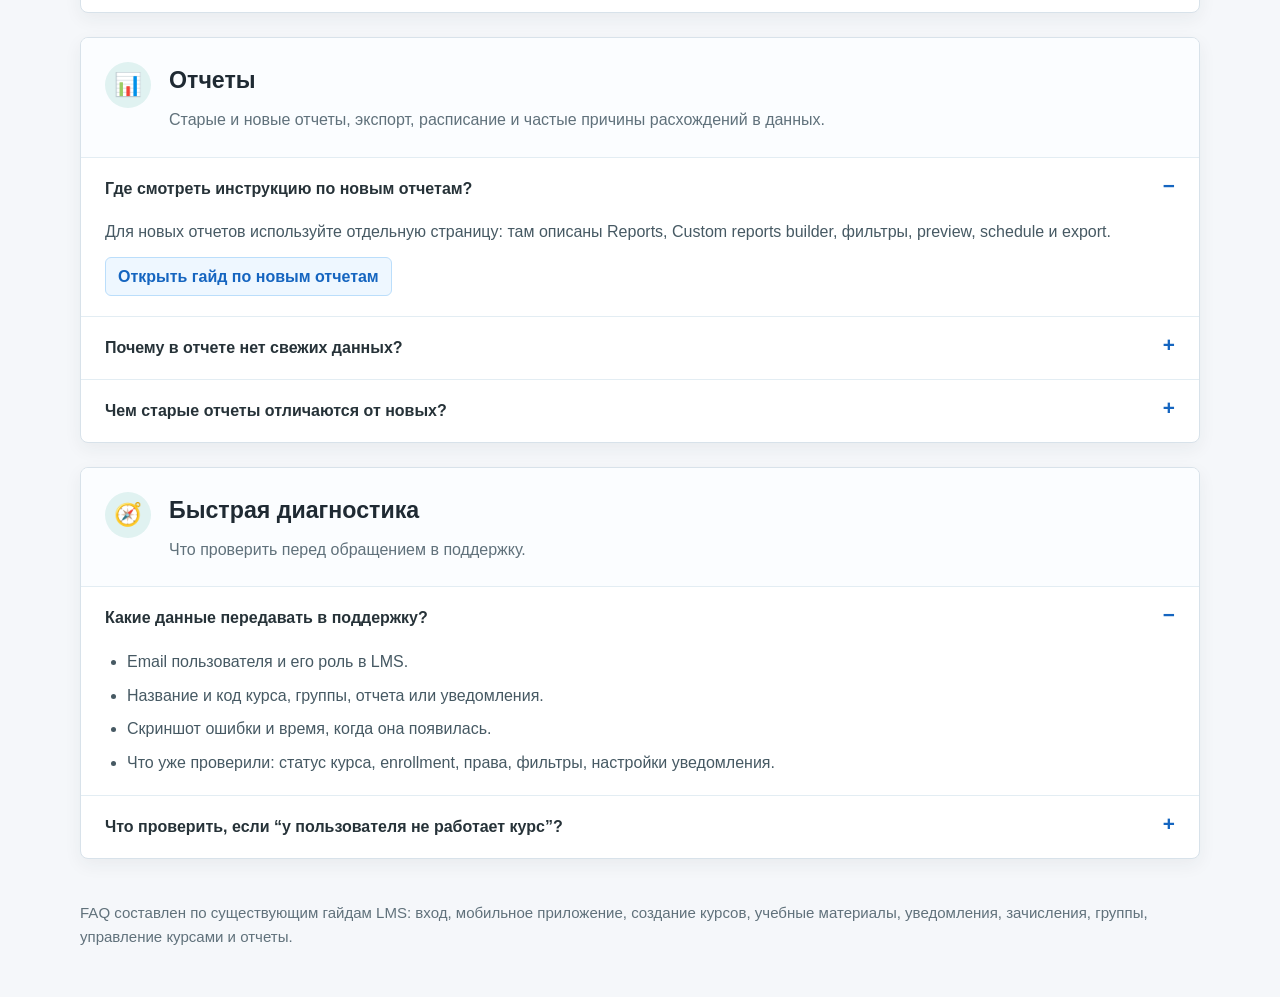
<file: faq.html>
<!DOCTYPE html>
<html lang="ru">
<head>
    <meta charset="UTF-8">
    <meta name="viewport" content="width=device-width, initial-scale=1.0">
    <title>FAQ / Частые вопросы по LMS</title>
    <link rel="stylesheet" href="assets/faq.css">
</head>
<body>
    <main class="page">
        <a class="back-link" href="index.html">← Вернуться на главную</a>

        <header class="hero" id="top">
            <div>
                <p class="eyebrow">Поддержка</p>
                <h1>FAQ / Частые вопросы</h1>
                <p class="hero-text">
                    Короткие ответы на типовые вопросы по LMS: вход, курсы, материалы, зачисления, группы, уведомления и отчеты.
                </p>
            </div>
            <div class="support-note">
                <strong>Как пользоваться:</strong> если нужен быстрый ответ, откройте вопрос ниже. Если нужна пошаговая инструкция,
                переходите по ссылке на соответствующий гайд.
            </div>
        </header>

        <nav class="toc" aria-label="Разделы FAQ">
            <a href="#access">Доступ</a>
            <a href="#courses">Курсы</a>
            <a href="#materials">Материалы</a>
            <a href="#enrollment">Зачисления</a>
            <a href="#groups">Группы</a>
            <a href="#notifications">Уведомления</a>
            <a href="#reports">Отчеты</a>
            <a href="#troubleshooting">Проблемы</a>
        </nav>

        <section class="quick-actions" aria-label="Быстрые ссылки">
            <a href="index.html?guide=browser-login" class="quick-link">
                <span>🔐</span>
                <strong>Вход в LMS</strong>
                <small>браузер и мобильное приложение</small>
            </a>
            <a href="course-editing.html" class="quick-link">
                <span>⚙️</span>
                <strong>Управление курсами</strong>
                <small>свойства, статус, learner view</small>
            </a>
            <a href="enrollment.html" class="quick-link">
                <span>👥</span>
                <strong>Зачисление участников</strong>
                <small>курсы, роли и уведомления</small>
            </a>
            <a href="new-reports.html" class="quick-link">
                <span>📈</span>
                <strong>Новые отчеты</strong>
                <small>создание, расписание, экспорт</small>
            </a>
        </section>

        <section class="faq-section" id="access">
            <div class="section-heading">
                <span class="section-icon">🔐</span>
                <div>
                    <h2>Доступ и вход</h2>
                    <p>Вопросы по входу через браузер, корпоративную учетную запись и мобильное приложение.</p>
                </div>
            </div>

            <details class="faq-item" open>
                <summary>Как войти в LMS через браузер?</summary>
                <div class="answer">
                    <p>
                        Откройте сайт LMS, выберите язык интерфейса при необходимости и нажмите вход как сотрудник.
                        Далее используйте корпоративную учетную запись Air Astana.
                    </p>
                    <a href="index.html?guide=browser-login" class="inline-link">Открыть гайд по входу</a>
                </div>
            </details>

            <details class="faq-item">
                <summary>Как установить и настроить мобильное приложение?</summary>
                <div class="answer">
                    <p>
                        Установите Go.Learn из App Store или Google Play, укажите Platform URL и войдите как сотрудник.
                        После входа приложение сможет показывать назначенные курсы и push-уведомления.
                    </p>
                    <a href="index.html?guide=mobile-app" class="inline-link">Открыть гайд по мобильному приложению</a>
                </div>
            </details>

            <details class="faq-item">
                <summary>Почему пользователь не может войти?</summary>
                <div class="answer">
                    <ul>
                        <li>Проверьте, что пользователь использует корпоративную учетную запись.</li>
                        <li>Убедитесь, что ссылка на платформу указана без ошибок.</li>
                        <li>Если проблема только в мобильном приложении, проверьте Platform URL и попробуйте вход через браузер.</li>
                        <li>Если ошибка повторяется, передайте в поддержку скриншот ошибки и email пользователя.</li>
                    </ul>
                </div>
            </details>
        </section>

        <section class="faq-section" id="courses">
            <div class="section-heading">
                <span class="section-icon">⚙️</span>
                <div>
                    <h2>Курсы</h2>
                    <p>Настройки уже созданных курсов, публикация, видимость и проверка курса глазами пользователя.</p>
                </div>
            </div>

            <details class="faq-item" open>
                <summary>Где менять настройки уже созданного курса?</summary>
                <div class="answer">
                    <p>
                        Откройте Navigation menu → Content and delivery → Courses, найдите курс и перейдите в его настройки.
                        Основные параметры находятся во вкладке Properties.
                    </p>
                    <a href="course-editing.html" class="inline-link">Открыть гайд по управлению курсами</a>
                </div>
            </details>

            <details class="faq-item">
                <summary>Почему курс не виден пользователям?</summary>
                <div class="answer">
                    <ul>
                        <li>Проверьте статус курса: для доступа он должен быть Published.</li>
                        <li>Проверьте catalog, channel или learning plan, через который пользователь должен видеть курс.</li>
                        <li>Убедитесь, что пользователь зачислен или имеет право self-enrollment.</li>
                        <li>Проверьте даты доступности и enrollment-настройки курса.</li>
                    </ul>
                </div>
            </details>

            <details class="faq-item">
                <summary>Как проверить курс перед запуском?</summary>
                <div class="answer">
                    <p>
                        Проверьте Properties, статус Published, связи с каталогами или learning plans, затем откройте Learner view.
                        Для финальной проверки лучше использовать отдельного тестового пользователя.
                    </p>
                </div>
            </details>
        </section>

        <section class="faq-section" id="materials">
            <div class="section-heading">
                <span class="section-icon">📚</span>
                <div>
                    <h2>Учебные материалы</h2>
                    <p>Загрузка, порядок, скрытие и предпосылки для материалов внутри курса.</p>
                </div>
            </div>

            <details class="faq-item" open>
                <summary>Как добавить учебный материал в курс?</summary>
                <div class="answer">
                    <p>
                        Откройте курс, перейдите во вкладку Training material и добавьте нужный тип материала.
                        В проекте уже есть отдельная пошаговая инструкция по загрузке материалов.
                    </p>
                    <a href="index.html?guide=upload-material" class="inline-link">Открыть гайд по загрузке материала</a>
                </div>
            </details>

            <details class="faq-item">
                <summary>Можно ли менять порядок материалов?</summary>
                <div class="answer">
                    <p>
                        Да. В разделе Training material материалы можно перетаскивать, настраивать видимость,
                        prerequisites и дополнительные параметры прохождения.
                    </p>
                </div>
            </details>

            <details class="faq-item">
                <summary>Почему материал не доступен пользователю?</summary>
                <div class="answer">
                    <ul>
                        <li>Материал может быть скрыт настройками visibility.</li>
                        <li>Могут быть включены prerequisites.</li>
                        <li>Курс может быть не опубликован или пользователь не зачислен.</li>
                        <li>Проверьте learner view и тестового пользователя с такой же ролью.</li>
                    </ul>
                </div>
            </details>
        </section>

        <section class="faq-section" id="enrollment">
            <div class="section-heading">
                <span class="section-icon">👥</span>
                <div>
                    <h2>Зачисления</h2>
                    <p>Добавление пользователей на курсы, роли, массовое зачисление и уведомления при enrollment.</p>
                </div>
            </div>

            <details class="faq-item" open>
                <summary>Как зачислить участников на курс или тренинг?</summary>
                <div class="answer">
                    <p>
                        Используйте enrollment-инструкцию: она описывает зачисление через Course management,
                        User management, массовые действия, роли и уведомления.
                    </p>
                    <a href="enrollment.html" class="inline-link">Открыть гайд по зачислению</a>
                </div>
            </details>

            <details class="faq-item">
                <summary>Какую роль выбрать при зачислении?</summary>
                <div class="answer">
                    <p>
                        Для обычного участника выбирайте Learner. Роли Instructor и Tutor используйте только для пользователей,
                        которые должны вести, проверять или администрировать обучение.
                    </p>
                </div>
            </details>

            <details class="faq-item">
                <summary>Почему уведомление о зачислении не отправилось?</summary>
                <div class="answer">
                    <ul>
                        <li>Проверьте, включен ли шаг Notifications при массовом enrollment.</li>
                        <li>Проверьте, выбрано ли правильное уведомление для пользователей или менеджеров.</li>
                        <li>Убедитесь, что trigger filters уведомления подходят под курс, branch и пользователей.</li>
                        <li>Проверьте настройки самого уведомления и способ доставки Email.</li>
                    </ul>
                </div>
            </details>
        </section>

        <section class="faq-section" id="groups">
            <div class="section-heading">
                <span class="section-icon">🏷️</span>
                <div>
                    <h2>Группы</h2>
                    <p>Ручные и автоматические группы, правила добавления и проверка состава группы.</p>
                </div>
            </div>

            <details class="faq-item" open>
                <summary>Чем ручная группа отличается от автоматической?</summary>
                <div class="answer">
                    <p>
                        В ручную группу пользователей добавляют вручную. Автоматическая группа пополняется по правилам,
                        например по branch, additional fields или другим условиям.
                    </p>
                    <a href="groups.html" class="inline-link">Открыть гайд по группам</a>
                </div>
            </details>

            <details class="faq-item">
                <summary>Почему пользователь не попал в автоматическую группу?</summary>
                <div class="answer">
                    <ul>
                        <li>Проверьте, активна ли группа.</li>
                        <li>Проверьте условия eligibility и логику AND / OR.</li>
                        <li>Убедитесь, что в профиле пользователя заполнены поля, по которым строится правило.</li>
                        <li>Подождите обновления или вручную проверьте состав группы после сохранения правил.</li>
                    </ul>
                </div>
            </details>
        </section>

        <section class="faq-section" id="notifications">
            <div class="section-heading">
                <span class="section-icon">🔔</span>
                <div>
                    <h2>Уведомления</h2>
                    <p>Создание уведомлений, email-настройки, короткие коды и выбор получателей.</p>
                </div>
            </div>

            <details class="faq-item" open>
                <summary>Как создать уведомление?</summary>
                <div class="answer">
                    <p>
                        Откройте Admin menu → Notifications, создайте новое уведомление, выберите событие,
                        настройте email, языковые версии, короткие коды, время отправки и получателей.
                    </p>
                    <a href="index.html?guide=create-notification" class="inline-link">Открыть гайд по созданию уведомления</a>
                </div>
            </details>

            <details class="faq-item">
                <summary>Какой email указывать в поле From?</summary>
                <div class="answer">
                    <p>
                        Используйте <strong>noreply@elearning.airastana.com</strong>. С другого адреса письма могут не отправляться.
                    </p>
                </div>
            </details>

            <details class="faq-item">
                <summary>Зачем заполнять несколько языков уведомления?</summary>
                <div class="answer">
                    <p>
                        Пользователь получает уведомление на языке своего профиля. Если язык выбран некорректно,
                        удобнее продублировать важный текст на двух языках в каждой версии письма.
                    </p>
                </div>
            </details>
        </section>

        <section class="faq-section" id="reports">
            <div class="section-heading">
                <span class="section-icon">📊</span>
                <div>
                    <h2>Отчеты</h2>
                    <p>Старые и новые отчеты, экспорт, расписание и частые причины расхождений в данных.</p>
                </div>
            </div>

            <details class="faq-item" open>
                <summary>Где смотреть инструкцию по новым отчетам?</summary>
                <div class="answer">
                    <p>
                        Для новых отчетов используйте отдельную страницу: там описаны Reports, Custom reports builder,
                        фильтры, preview, schedule и export.
                    </p>
                    <a href="new-reports.html" class="inline-link">Открыть гайд по новым отчетам</a>
                </div>
            </details>

            <details class="faq-item">
                <summary>Почему в отчете нет свежих данных?</summary>
                <div class="answer">
                    <p>
                        Данные отчетов могут обновляться в фоне не мгновенно. Если действие произошло недавно,
                        подождите обновления данных и повторите preview или export.
                    </p>
                </div>
            </details>

            <details class="faq-item">
                <summary>Чем старые отчеты отличаются от новых?</summary>
                <div class="answer">
                    <p>
                        Старый гайд описывает привычную выгрузку отчетов о прогрессе. Новые отчеты используют Reports и Custom reports builder,
                        где можно точнее управлять фильтрами, колонками, расписанием и экспортом.
                    </p>
                    <a href="https://kcsystemhub.github.io/lms-old-reports/" target="_blank" rel="noopener noreferrer" class="inline-link">Открыть гайд по старым отчетам</a>
                </div>
            </details>
        </section>

        <section class="faq-section" id="troubleshooting">
            <div class="section-heading">
                <span class="section-icon">🧭</span>
                <div>
                    <h2>Быстрая диагностика</h2>
                    <p>Что проверить перед обращением в поддержку.</p>
                </div>
            </div>

            <details class="faq-item" open>
                <summary>Какие данные передавать в поддержку?</summary>
                <div class="answer">
                    <ul>
                        <li>Email пользователя и его роль в LMS.</li>
                        <li>Название и код курса, группы, отчета или уведомления.</li>
                        <li>Скриншот ошибки и время, когда она появилась.</li>
                        <li>Что уже проверили: статус курса, enrollment, права, фильтры, настройки уведомления.</li>
                    </ul>
                </div>
            </details>

            <details class="faq-item">
                <summary>Что проверить, если “у пользователя не работает курс”?</summary>
                <div class="answer">
                    <ul>
                        <li>Пользователь может войти в LMS.</li>
                        <li>Курс опубликован и пользователь зачислен.</li>
                        <li>Материал не скрыт и нет невыполненных prerequisites.</li>
                        <li>Нет ограничений по датам доступности.</li>
                        <li>Проблема повторяется в другом браузере или на другом устройстве.</li>
                    </ul>
                </div>
            </details>
        </section>

        <footer class="source-footer">
            FAQ составлен по существующим гайдам LMS: вход, мобильное приложение, создание курсов, учебные материалы,
            уведомления, зачисления, группы, управление курсами и отчеты.
        </footer>
    </main>
</body>
</html>
</file>
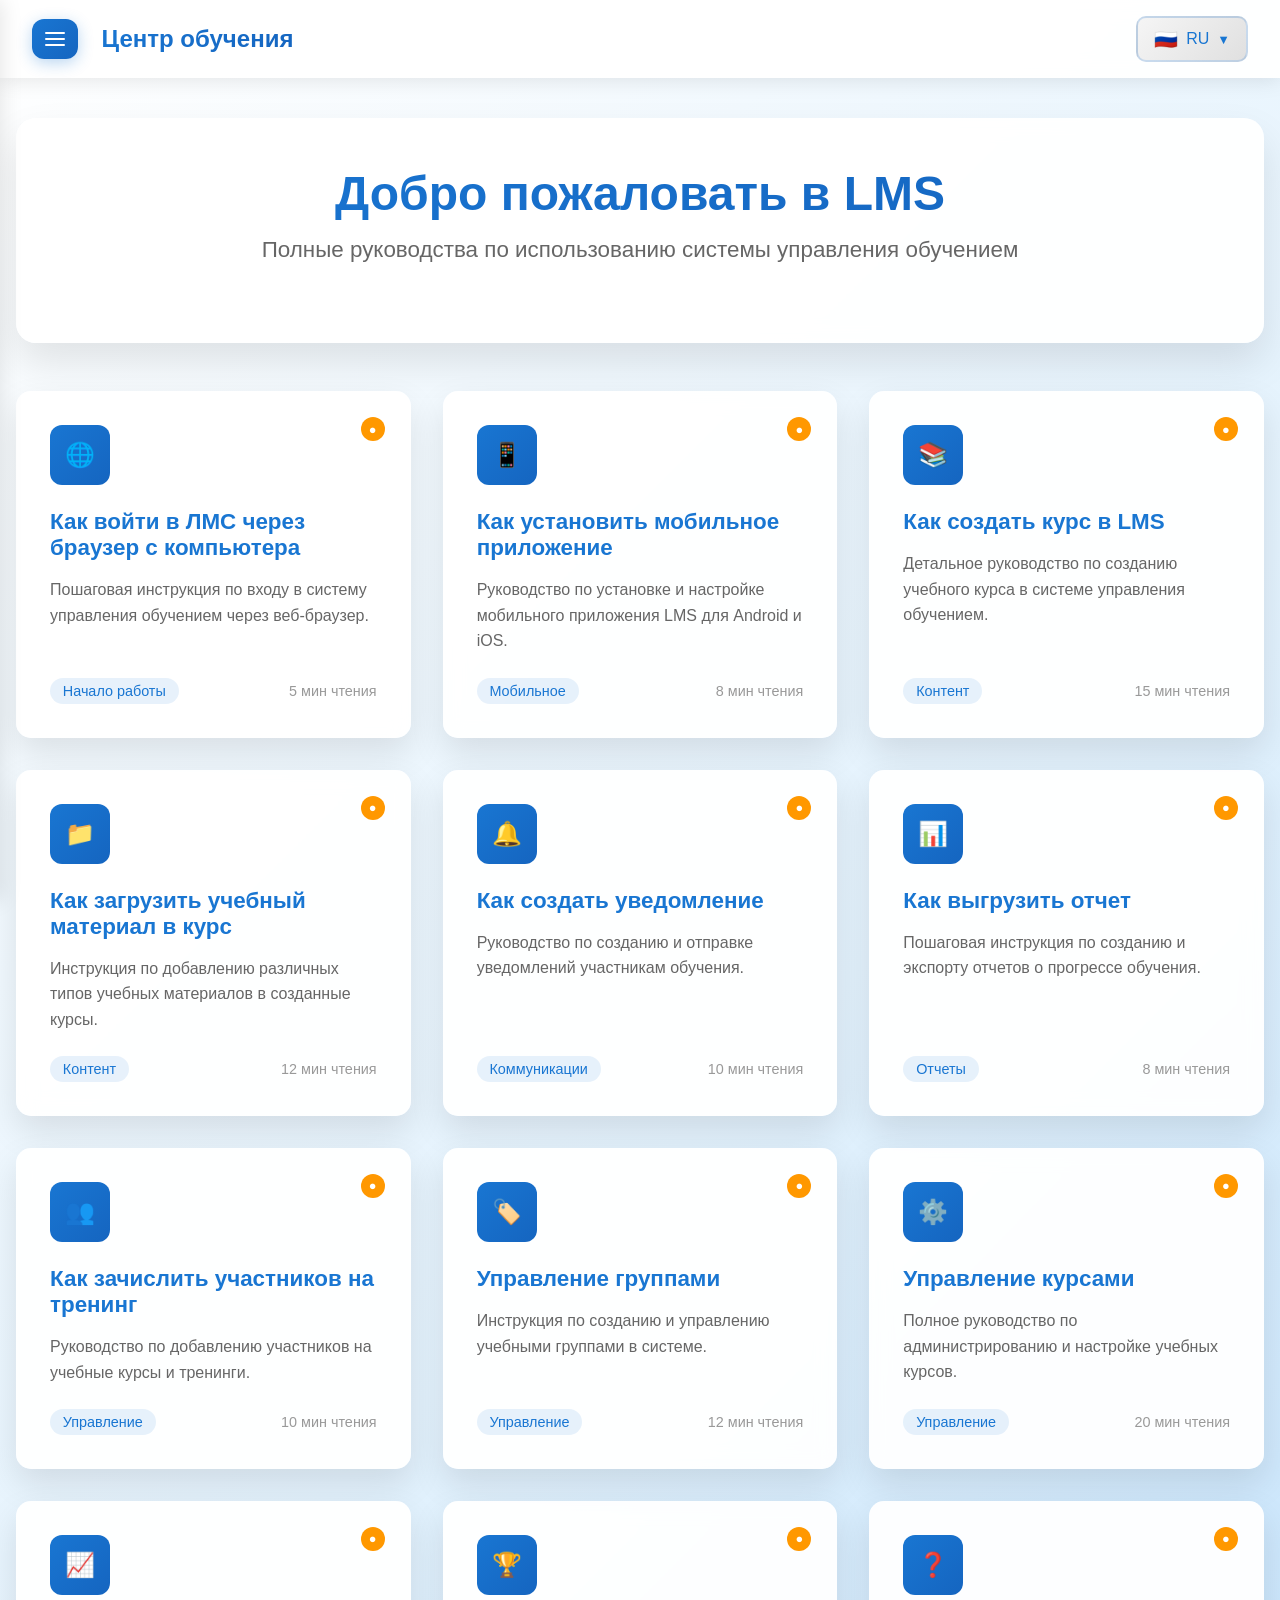
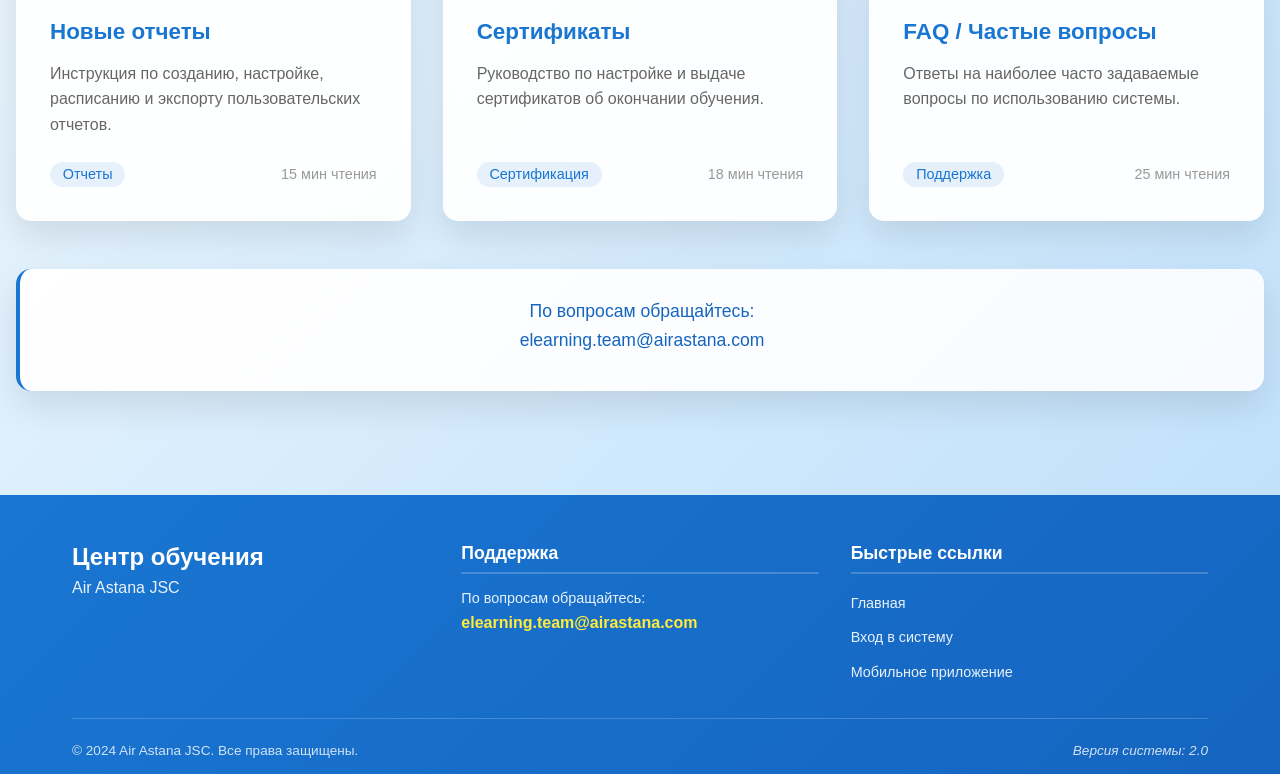
<file: index (19).html>
<!DOCTYPE html>
<html lang="ru">
<head>
    <meta charset="UTF-8">
    <meta name="viewport" content="width=device-width, initial-scale=1.0">
    <meta http-equiv="refresh" content="0; url=index.html">
    <link rel="canonical" href="index.html">
    <title>Переход на актуальную версию</title>
</head>
<body>
    <p>Актуальная версия руководства находится в <a href="index.html">index.html</a>.</p>
</body>
</html>
</file>
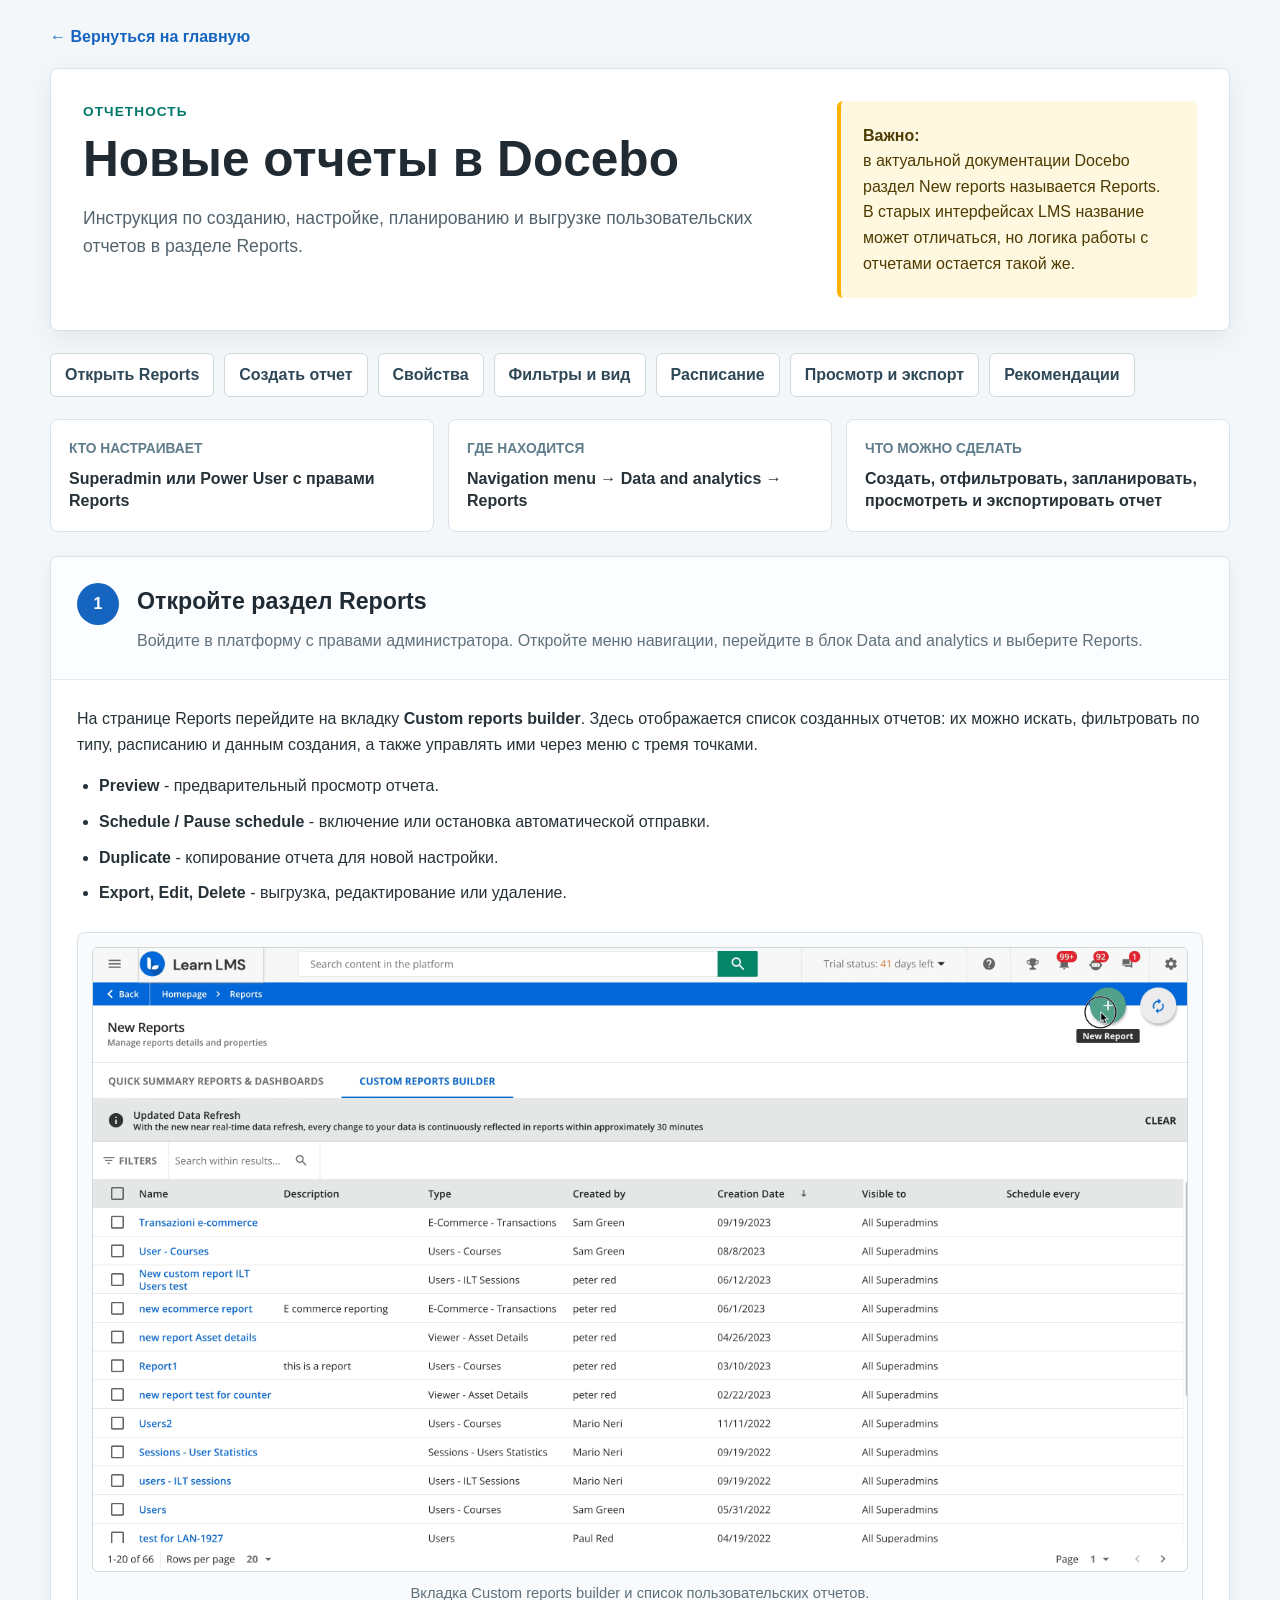
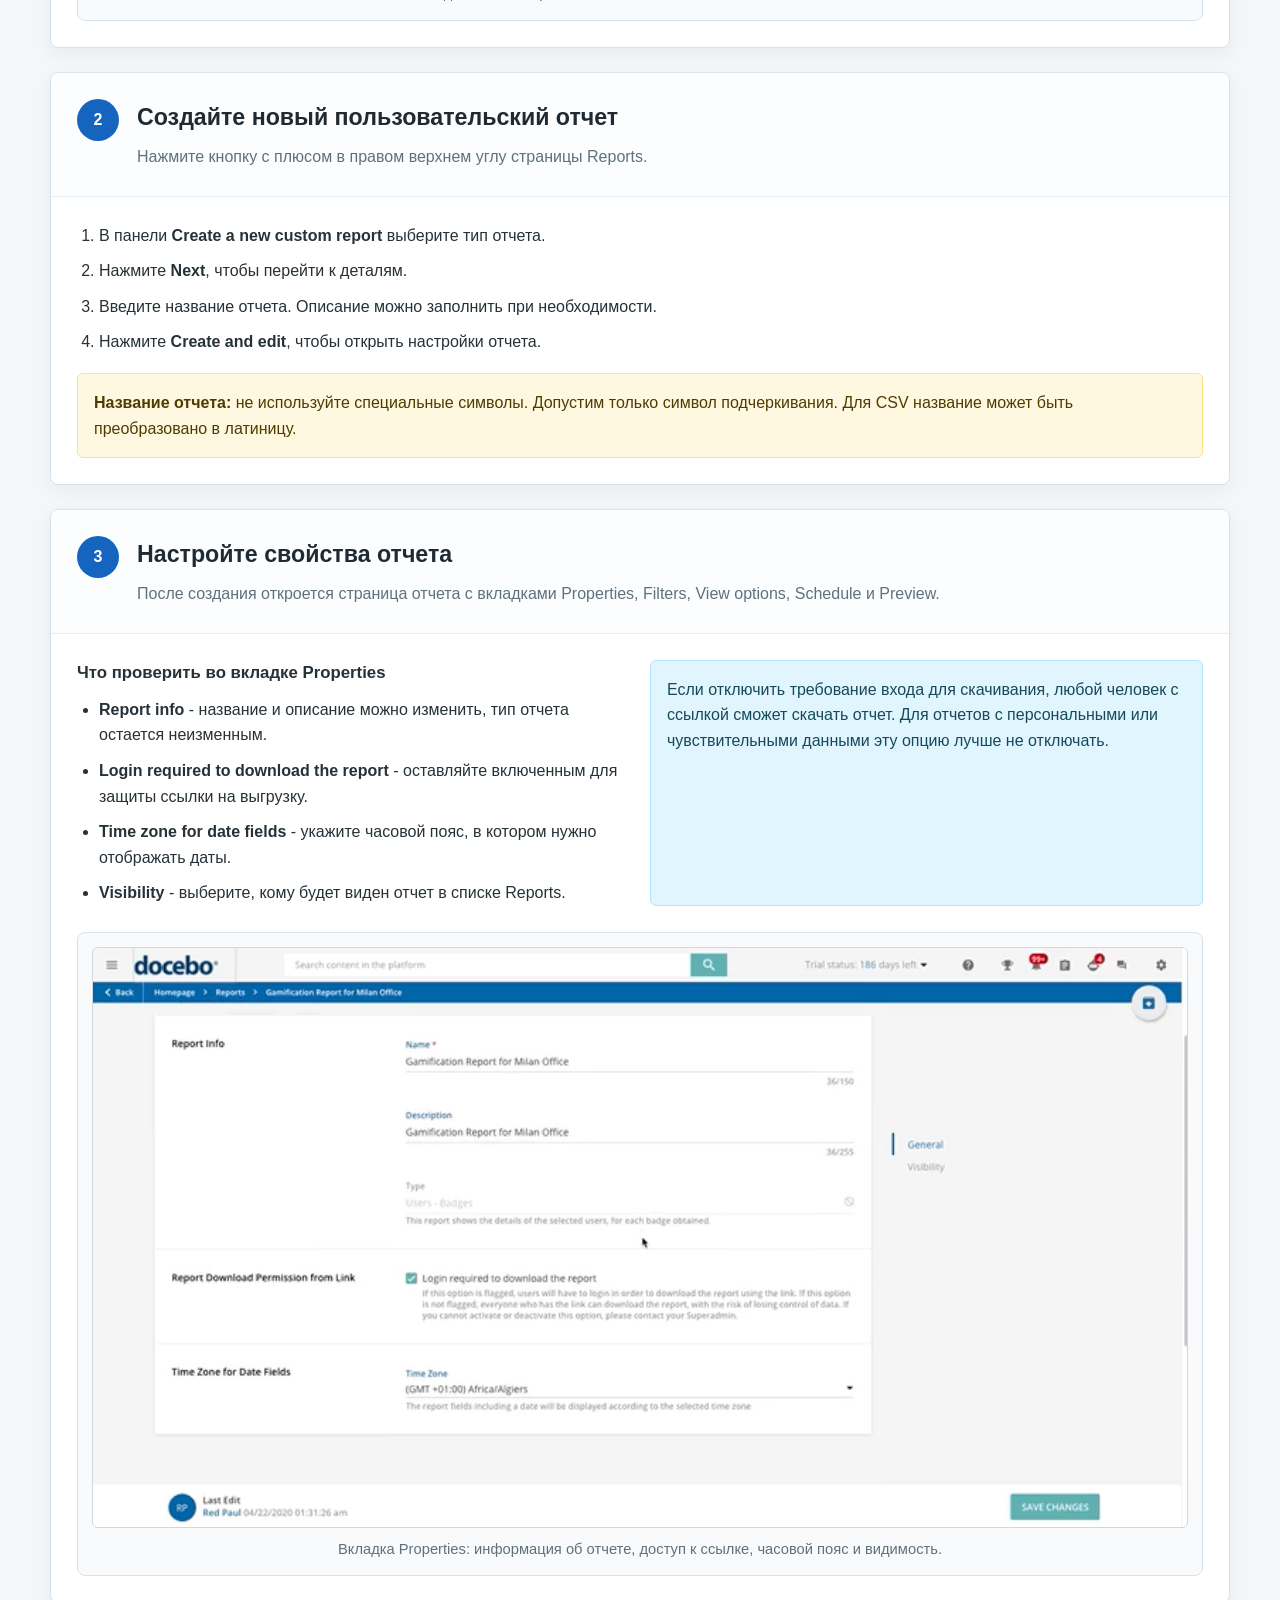
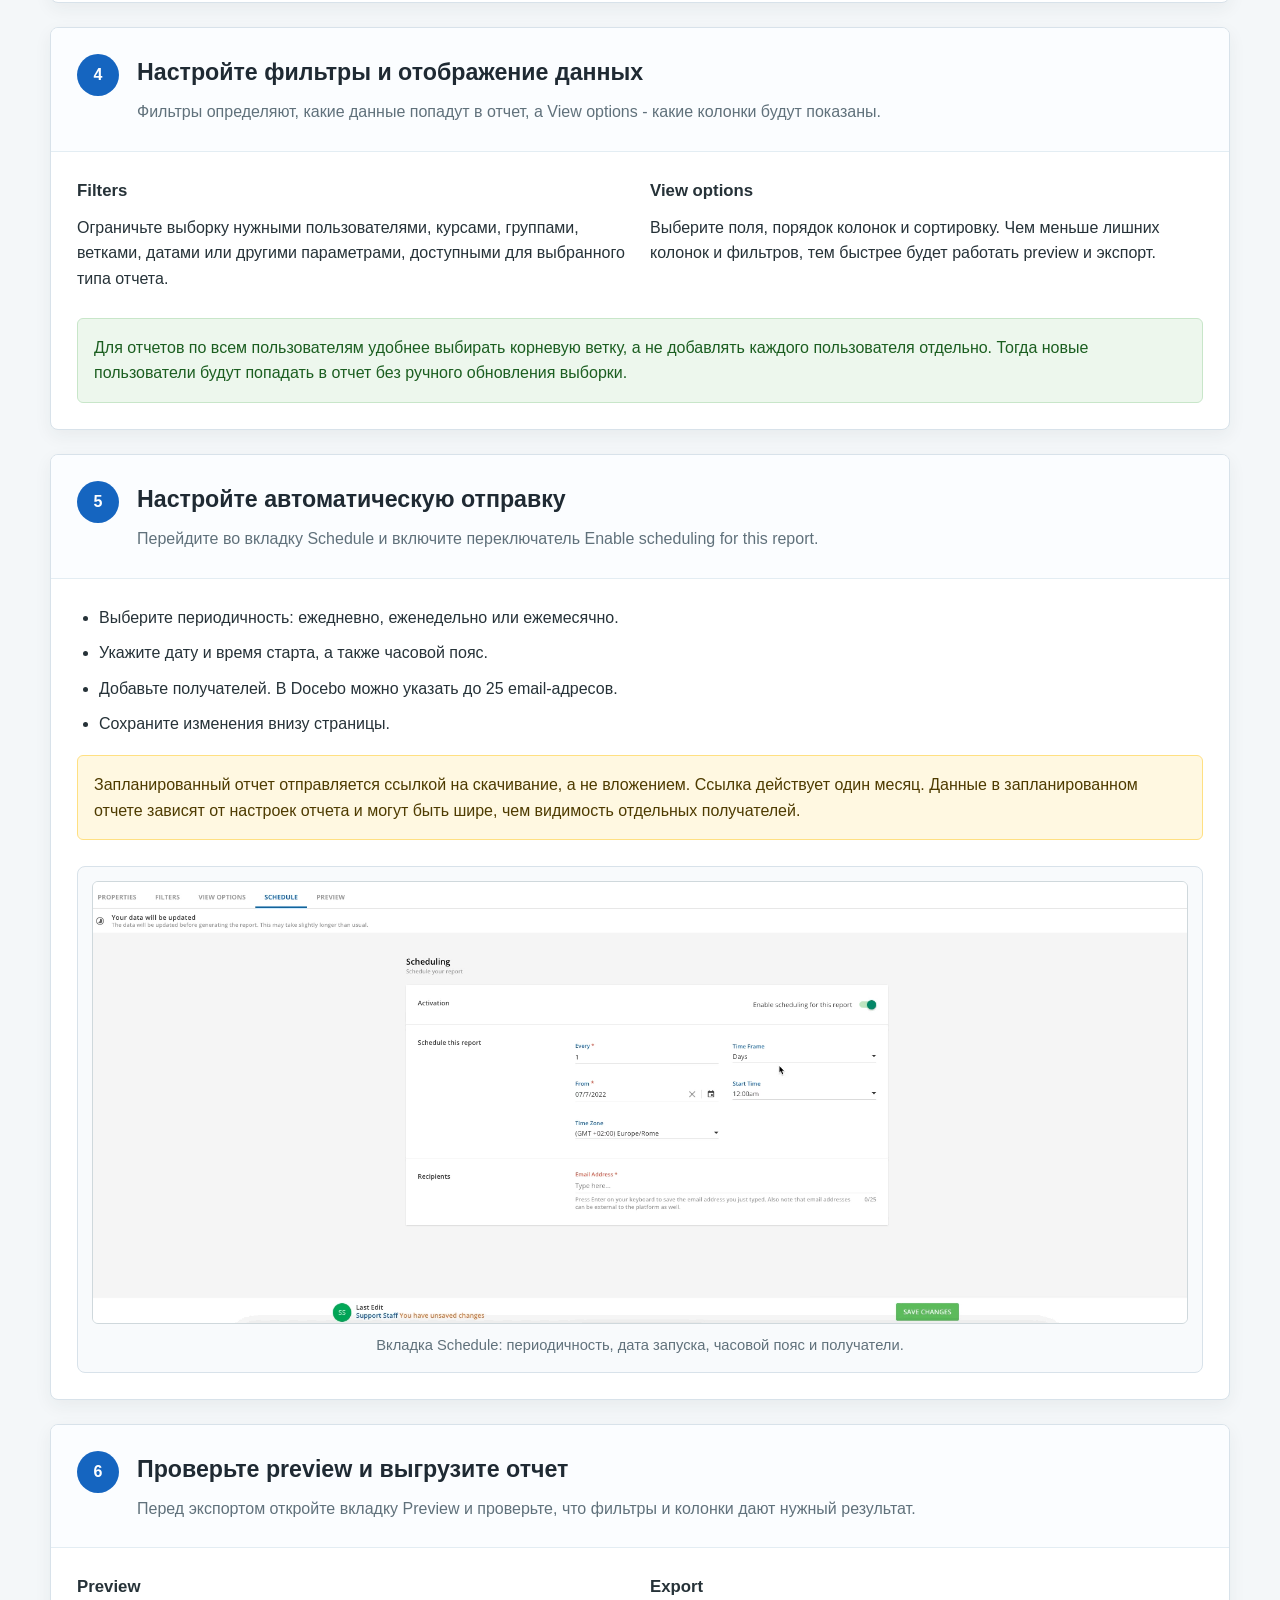
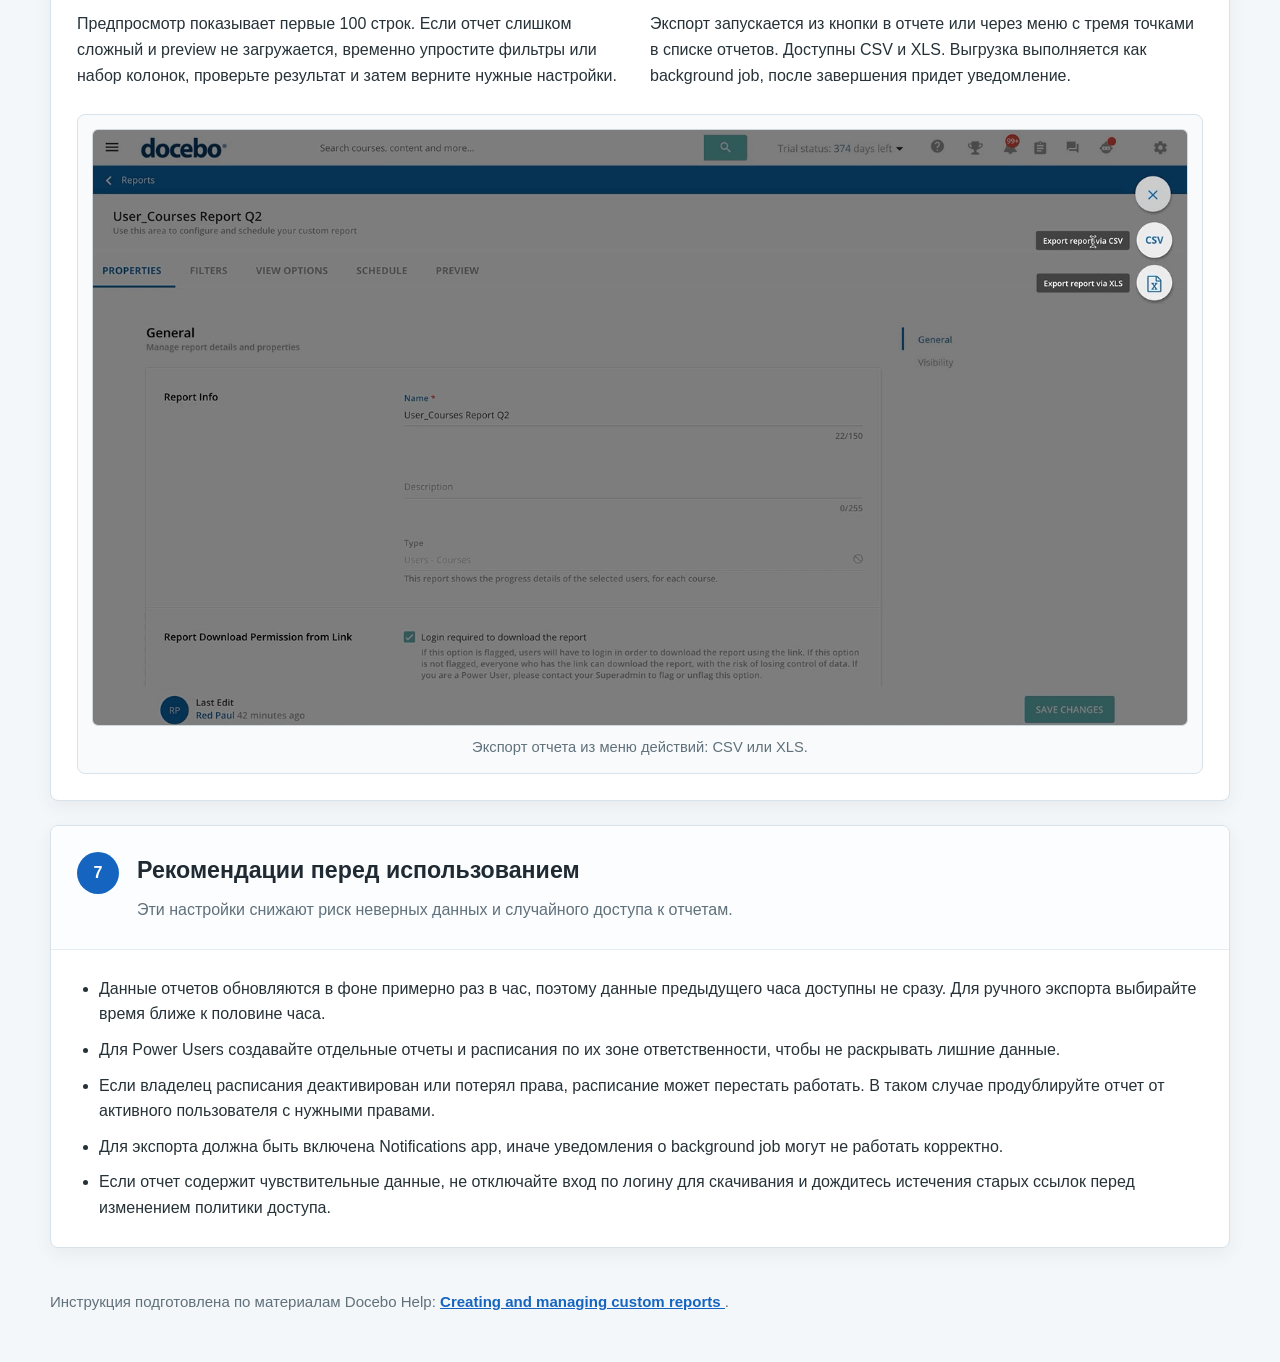
<file: new-reports.html>
<!DOCTYPE html>
<html lang="ru">
<head>
    <meta charset="UTF-8">
    <meta name="viewport" content="width=device-width, initial-scale=1.0">
    <title>Новые отчеты в Docebo - Инструкция</title>
    <link rel="stylesheet" href="assets/new-reports.css">
</head>
<body>
    <main class="page">
        <a class="back-link" href="index.html">← Вернуться на главную</a>

        <header class="hero" id="top">
            <div class="hero-content">
                <p class="eyebrow">Отчетность</p>
                <h1>Новые отчеты в Docebo</h1>
                <p class="hero-text">
                    Инструкция по созданию, настройке, планированию и выгрузке пользовательских отчетов в разделе Reports.
                </p>
            </div>
            <div class="hero-note">
                <strong>Важно:</strong> в актуальной документации Docebo раздел New reports называется Reports.
                В старых интерфейсах LMS название может отличаться, но логика работы с отчетами остается такой же.
            </div>
        </header>

        <nav class="toc" aria-label="Навигация по инструкции">
            <a href="#open-reports">Открыть Reports</a>
            <a href="#create-report">Создать отчет</a>
            <a href="#properties">Свойства</a>
            <a href="#filters-view">Фильтры и вид</a>
            <a href="#schedule">Расписание</a>
            <a href="#preview-export">Просмотр и экспорт</a>
            <a href="#best-practices">Рекомендации</a>
        </nav>

        <section class="summary-grid" aria-label="Краткая сводка">
            <div class="summary-item">
                <span class="summary-label">Кто настраивает</span>
                <strong>Superadmin или Power User с правами Reports</strong>
            </div>
            <div class="summary-item">
                <span class="summary-label">Где находится</span>
                <strong>Navigation menu → Data and analytics → Reports</strong>
            </div>
            <div class="summary-item">
                <span class="summary-label">Что можно сделать</span>
                <strong>Создать, отфильтровать, запланировать, просмотреть и экспортировать отчет</strong>
            </div>
        </section>

        <section class="guide-section" id="open-reports">
            <div class="section-heading">
                <span class="step-number">1</span>
                <div>
                    <h2>Откройте раздел Reports</h2>
                    <p>Войдите в платформу с правами администратора. Откройте меню навигации, перейдите в блок Data and analytics и выберите Reports.</p>
                </div>
            </div>

            <div class="content-block">
                <p>
                    На странице Reports перейдите на вкладку <strong>Custom reports builder</strong>. Здесь отображается список созданных отчетов:
                    их можно искать, фильтровать по типу, расписанию и данным создания, а также управлять ими через меню с тремя точками.
                </p>
                <ul class="check-list">
                    <li><strong>Preview</strong> - предварительный просмотр отчета.</li>
                    <li><strong>Schedule / Pause schedule</strong> - включение или остановка автоматической отправки.</li>
                    <li><strong>Duplicate</strong> - копирование отчета для новой настройки.</li>
                    <li><strong>Export, Edit, Delete</strong> - выгрузка, редактирование или удаление.</li>
                </ul>
            </div>

            <figure class="screenshot">
                <img loading="lazy" decoding="async" src="images/docebo-reports-builder-list.png" alt="Список отчетов Custom reports builder в Docebo">
                <figcaption>Вкладка Custom reports builder и список пользовательских отчетов.</figcaption>
            </figure>
        </section>

        <section class="guide-section" id="create-report">
            <div class="section-heading">
                <span class="step-number">2</span>
                <div>
                    <h2>Создайте новый пользовательский отчет</h2>
                    <p>Нажмите кнопку с плюсом в правом верхнем углу страницы Reports.</p>
                </div>
            </div>

            <div class="content-block">
                <ol class="ordered-list">
                    <li>В панели <strong>Create a new custom report</strong> выберите тип отчета.</li>
                    <li>Нажмите <strong>Next</strong>, чтобы перейти к деталям.</li>
                    <li>Введите название отчета. Описание можно заполнить при необходимости.</li>
                    <li>Нажмите <strong>Create and edit</strong>, чтобы открыть настройки отчета.</li>
                </ol>
                <div class="warning-note">
                    <strong>Название отчета:</strong> не используйте специальные символы. Допустим только символ подчеркивания.
                    Для CSV название может быть преобразовано в латиницу.
                </div>
            </div>
        </section>

        <section class="guide-section" id="properties">
            <div class="section-heading">
                <span class="step-number">3</span>
                <div>
                    <h2>Настройте свойства отчета</h2>
                    <p>После создания откроется страница отчета с вкладками Properties, Filters, View options, Schedule и Preview.</p>
                </div>
            </div>

            <div class="content-block split">
                <div>
                    <h3>Что проверить во вкладке Properties</h3>
                    <ul class="check-list">
                        <li><strong>Report info</strong> - название и описание можно изменить, тип отчета остается неизменным.</li>
                        <li><strong>Login required to download the report</strong> - оставляйте включенным для защиты ссылки на выгрузку.</li>
                        <li><strong>Time zone for date fields</strong> - укажите часовой пояс, в котором нужно отображать даты.</li>
                        <li><strong>Visibility</strong> - выберите, кому будет виден отчет в списке Reports.</li>
                    </ul>
                </div>
                <div class="info-note">
                    Если отключить требование входа для скачивания, любой человек с ссылкой сможет скачать отчет.
                    Для отчетов с персональными или чувствительными данными эту опцию лучше не отключать.
                </div>
            </div>

            <figure class="screenshot">
                <img loading="lazy" decoding="async" src="images/docebo-reports-properties.png" alt="Вкладка Properties пользовательского отчета в Docebo">
                <figcaption>Вкладка Properties: информация об отчете, доступ к ссылке, часовой пояс и видимость.</figcaption>
            </figure>
        </section>

        <section class="guide-section" id="filters-view">
            <div class="section-heading">
                <span class="step-number">4</span>
                <div>
                    <h2>Настройте фильтры и отображение данных</h2>
                    <p>Фильтры определяют, какие данные попадут в отчет, а View options - какие колонки будут показаны.</p>
                </div>
            </div>

            <div class="content-block columns">
                <div>
                    <h3>Filters</h3>
                    <p>
                        Ограничьте выборку нужными пользователями, курсами, группами, ветками, датами или другими параметрами,
                        доступными для выбранного типа отчета.
                    </p>
                </div>
                <div>
                    <h3>View options</h3>
                    <p>
                        Выберите поля, порядок колонок и сортировку. Чем меньше лишних колонок и фильтров, тем быстрее будет работать preview и экспорт.
                    </p>
                </div>
            </div>

            <div class="tip-note">
                Для отчетов по всем пользователям удобнее выбирать корневую ветку, а не добавлять каждого пользователя отдельно.
                Тогда новые пользователи будут попадать в отчет без ручного обновления выборки.
            </div>
        </section>

        <section class="guide-section" id="schedule">
            <div class="section-heading">
                <span class="step-number">5</span>
                <div>
                    <h2>Настройте автоматическую отправку</h2>
                    <p>Перейдите во вкладку Schedule и включите переключатель Enable scheduling for this report.</p>
                </div>
            </div>

            <div class="content-block">
                <ul class="check-list">
                    <li>Выберите периодичность: ежедневно, еженедельно или ежемесячно.</li>
                    <li>Укажите дату и время старта, а также часовой пояс.</li>
                    <li>Добавьте получателей. В Docebo можно указать до 25 email-адресов.</li>
                    <li>Сохраните изменения внизу страницы.</li>
                </ul>
                <div class="warning-note">
                    Запланированный отчет отправляется ссылкой на скачивание, а не вложением. Ссылка действует один месяц.
                    Данные в запланированном отчете зависят от настроек отчета и могут быть шире, чем видимость отдельных получателей.
                </div>
            </div>

            <figure class="screenshot">
                <img loading="lazy" decoding="async" src="images/docebo-reports-schedule.png" alt="Вкладка Schedule для автоматической отправки отчета Docebo">
                <figcaption>Вкладка Schedule: периодичность, дата запуска, часовой пояс и получатели.</figcaption>
            </figure>
        </section>

        <section class="guide-section" id="preview-export">
            <div class="section-heading">
                <span class="step-number">6</span>
                <div>
                    <h2>Проверьте preview и выгрузите отчет</h2>
                    <p>Перед экспортом откройте вкладку Preview и проверьте, что фильтры и колонки дают нужный результат.</p>
                </div>
            </div>

            <div class="content-block split">
                <div>
                    <h3>Preview</h3>
                    <p>
                        Предпросмотр показывает первые 100 строк. Если отчет слишком сложный и preview не загружается,
                        временно упростите фильтры или набор колонок, проверьте результат и затем верните нужные настройки.
                    </p>
                </div>
                <div>
                    <h3>Export</h3>
                    <p>
                        Экспорт запускается из кнопки в отчете или через меню с тремя точками в списке отчетов.
                        Доступны CSV и XLS. Выгрузка выполняется как background job, после завершения придет уведомление.
                    </p>
                </div>
            </div>

            <figure class="screenshot">
                <img loading="lazy" decoding="async" src="images/docebo-reports-export.png" alt="Экспорт пользовательского отчета Docebo">
                <figcaption>Экспорт отчета из меню действий: CSV или XLS.</figcaption>
            </figure>
        </section>

        <section class="guide-section" id="best-practices">
            <div class="section-heading">
                <span class="step-number">7</span>
                <div>
                    <h2>Рекомендации перед использованием</h2>
                    <p>Эти настройки снижают риск неверных данных и случайного доступа к отчетам.</p>
                </div>
            </div>

            <div class="content-block">
                <ul class="check-list">
                    <li>Данные отчетов обновляются в фоне примерно раз в час, поэтому данные предыдущего часа доступны не сразу. Для ручного экспорта выбирайте время ближе к половине часа.</li>
                    <li>Для Power Users создавайте отдельные отчеты и расписания по их зоне ответственности, чтобы не раскрывать лишние данные.</li>
                    <li>Если владелец расписания деактивирован или потерял права, расписание может перестать работать. В таком случае продублируйте отчет от активного пользователя с нужными правами.</li>
                    <li>Для экспорта должна быть включена Notifications app, иначе уведомления о background job могут не работать корректно.</li>
                    <li>Если отчет содержит чувствительные данные, не отключайте вход по логину для скачивания и дождитесь истечения старых ссылок перед изменением политики доступа.</li>
                </ul>
            </div>
        </section>

        <footer class="source-footer">
            Инструкция подготовлена по материалам Docebo Help:
            <a href="https://help.docebo.com/hc/en-us/articles/360020124159-Creating-and-managing-custom-reports" target="_blank" rel="noopener noreferrer">
                Creating and managing custom reports
            </a>.
        </footer>
    </main>
</body>
</html>
</file>
<file: assets/index.css>
* {
            margin: 0;
            padding: 0;
            box-sizing: border-box;
        }

        body {
            font-family: -apple-system, BlinkMacSystemFont, 'Segoe UI', Roboto, Oxygen, Ubuntu, Cantarell, sans-serif;
            background: linear-gradient(135deg, #ffffff 0%, #e3f2fd 50%, #bbdefb 100%);
            min-height: 100vh;
            color: #333;
            overflow-x: hidden;
        }

        /* Header */
        .header {
            background: rgba(255, 255, 255, 0.95);
            backdrop-filter: blur(10px);
            padding: 1rem 2rem;
            box-shadow: 0 2px 20px rgba(0, 0, 0, 0.1);
            position: sticky;
            top: 0;
            z-index: 1000;
        }

        .header-content {
            max-width: 1400px;
            margin: 0 auto;
            display: flex;
            align-items: center;
            justify-content: space-between;
            gap: 1.5rem;
        }

        .header-left {
            display: flex;
            align-items: center;
            gap: 1.5rem;
        }

        .menu-toggle {
            background: linear-gradient(135deg, #1976d2, #1565c0);
            border: none;
            border-radius: 12px;
            cursor: pointer;
            padding: 0.8rem;
            transition: all 0.3s ease;
            color: white;
            box-shadow: 0 4px 15px rgba(25, 118, 210, 0.3);
            position: relative;
        }

        .menu-toggle:hover {
            transform: translateY(-2px);
            box-shadow: 0 8px 25px rgba(25, 118, 210, 0.4);
        }

        .menu-toggle:active {
            transform: translateY(0);
        }

        .hamburger {
            display: flex;
            flex-direction: column;
            width: 20px;
            height: 14px;
            justify-content: space-between;
        }

        .hamburger span {
            height: 2px;
            background-color: white;
            border-radius: 2px;
            transition: all 0.3s ease;
        }

        .menu-toggle.active .hamburger span:nth-child(1) {
            transform: translateY(6px) rotate(45deg);
        }

        .menu-toggle.active .hamburger span:nth-child(2) {
            opacity: 0;
        }

        .menu-toggle.active .hamburger span:nth-child(3) {
            transform: translateY(-6px) rotate(-45deg);
        }

        .site-title {
            font-size: 1.5rem;
            font-weight: bold;
            background: linear-gradient(135deg, #1976d2, #1565c0);
            -webkit-background-clip: text;
            -webkit-text-fill-color: transparent;
            background-clip: text;
        }

        /* Language Selector */
        .language-selector {
            position: relative;
        }

        .language-toggle {
            background: linear-gradient(135deg, #f5f5f5, #e0e0e0);
            border: 2px solid rgba(25, 118, 210, 0.2);
            border-radius: 10px;
            padding: 0.6rem 1rem;
            cursor: pointer;
            display: flex;
            align-items: center;
            gap: 0.5rem;
            font-weight: 500;
            color: #1976d2;
            transition: all 0.3s ease;
            min-width: 80px;
            justify-content: space-between;
        }

        .language-toggle:hover {
            background: linear-gradient(135deg, #e8f4fd, #d1e9f8);
            border-color: #1976d2;
            transform: translateY(-1px);
            box-shadow: 0 4px 12px rgba(25, 118, 210, 0.2);
        }

        .language-flag {
            font-size: 1.2rem;
        }

        .language-arrow {
            font-size: 0.8rem;
            transition: transform 0.3s ease;
        }

        .language-toggle.active .language-arrow {
            transform: rotate(180deg);
        }

        .language-dropdown {
            position: absolute;
            top: 100%;
            right: 0;
            background: white;
            border: 2px solid rgba(25, 118, 210, 0.2);
            border-radius: 10px;
            box-shadow: 0 8px 25px rgba(0, 0, 0, 0.15);
            min-width: 160px;
            z-index: 1001;
            opacity: 0;
            visibility: hidden;
            transform: translateY(-10px);
            transition: all 0.3s ease;
        }

        .language-dropdown.active {
            opacity: 1;
            visibility: visible;
            transform: translateY(0);
        }

        .language-option {
            display: flex;
            align-items: center;
            gap: 0.8rem;
            padding: 0.8rem 1rem;
            cursor: pointer;
            transition: all 0.3s ease;
            font-weight: 500;
        }

        .language-option:first-child {
            border-radius: 8px 8px 0 0;
        }

        .language-option:last-child {
            border-radius: 0 0 8px 8px;
        }

        .language-option:hover {
            background: linear-gradient(135deg, #e8f4fd, #d1e9f8);
            color: #1976d2;
        }

        .language-option.selected {
            background: linear-gradient(135deg, #1976d2, #1565c0);
            color: white;
        }

        .language-option.selected:hover {
            background: linear-gradient(135deg, #1565c0, #0d47a1);
        }

        /* Sidebar */
        .sidebar {
            position: fixed;
            top: 0;
            left: -320px;
            width: 320px;
            height: 100vh;
            background: rgba(255, 255, 255, 0.98);
            backdrop-filter: blur(15px);
            box-shadow: 2px 0 20px rgba(0, 0, 0, 0.1);
            transition: left 0.3s ease;
            z-index: 1100;
            overflow-y: auto;
        }

        .sidebar.open {
            left: 0;
        }

        .sidebar-header {
            padding: 2rem 1.5rem 1rem;
            border-bottom: 1px solid rgba(25, 118, 210, 0.1);
        }

        .sidebar-title {
            font-size: 1.3rem;
            font-weight: bold;
            color: #1976d2;
            margin-bottom: 0.5rem;
        }

        .sidebar-subtitle {
            color: #666;
            font-size: 0.9rem;
        }

        .sidebar-menu {
            padding: 1rem 0;
        }

        .menu-section {
            margin-bottom: 1.5rem;
        }

        .menu-section-title {
            padding: 0 1.5rem 0.5rem;
            font-size: 0.85rem;
            font-weight: 600;
            text-transform: uppercase;
            color: #666;
            letter-spacing: 0.5px;
        }

        .menu-item {
            display: block;
            padding: 0.8rem 1.5rem;
            text-decoration: none;
            color: #333;
            transition: all 0.3s ease;
            border-left: 3px solid transparent;
            font-weight: 500;
        }

        .menu-item:hover {
            background-color: rgba(25, 118, 210, 0.08);
            border-left-color: #1976d2;
            color: #1976d2;
        }

        .menu-item.active {
            background-color: rgba(25, 118, 210, 0.12);
            border-left-color: #1976d2;
            color: #1976d2;
        }

        /* Overlay */
        .overlay {
            position: fixed;
            top: 0;
            left: 0;
            width: 100%;
            height: 100%;
            background-color: rgba(0, 0, 0, 0.5);
            opacity: 0;
            visibility: hidden;
            transition: all 0.3s ease;
            z-index: 1050;
        }

        .overlay.active {
            opacity: 1;
            visibility: visible;
        }

        /* Tour Overlay */
        .tour-overlay {
            position: fixed;
            top: 0;
            left: 0;
            width: 100%;
            height: 100%;
            background-color: rgba(0, 0, 0, 0.7);
            z-index: 2000;
            display: none;
        }

        .tour-overlay.active {
            display: block;
        }

        .tour-highlight {
            position: absolute;
            border: 3px solid #1976d2;
            border-radius: 8px;
            box-shadow: 0 0 0 5px rgba(25, 118, 210, 0.3);
            pointer-events: none;
            transition: all 0.3s ease;
        }

        .tour-dialog {
            position: absolute;
            background: white;
            border-radius: 12px;
            padding: 1.5rem;
            box-shadow: 0 20px 40px rgba(0, 0, 0, 0.3);
            max-width: 300px;
            z-index: 2001;
        }

        .tour-dialog h3 {
            color: #1976d2;
            margin-bottom: 0.5rem;
            font-size: 1.1rem;
        }

        .tour-dialog p {
            color: #666;
            margin-bottom: 1rem;
            line-height: 1.5;
        }

        .tour-controls {
            display: flex;
            justify-content: space-between;
            align-items: center;
        }

        .tour-btn {
            padding: 0.5rem 1rem;
            border: none;
            border-radius: 6px;
            cursor: pointer;
            font-weight: 500;
            transition: all 0.3s ease;
        }

        .tour-btn-primary {
            background: #1976d2;
            color: white;
        }

        .tour-btn-primary:hover {
            background: #1565c0;
        }

        .tour-btn-secondary {
            background: #f5f5f5;
            color: #666;
        }

        .tour-btn-secondary:hover {
            background: #e0e0e0;
        }

        .tour-progress {
            color: #999;
            font-size: 0.9rem;
        }

        /* Main Content */
        .main-content {
            max-width: 1400px;
            margin: 0 auto;
            padding: 2.5rem 1rem;
            transition: margin-left 0.3s ease;
        }

        /* Home Page */
        .hero-section {
            text-align: center;
            margin-bottom: 3rem;
            background: rgba(255, 255, 255, 0.95);
            backdrop-filter: blur(10px);
            padding: 3rem;
            border-radius: 20px;
            box-shadow: 0 20px 40px rgba(0, 0, 0, 0.1);
        }

        .hero-title {
            font-size: 3rem;
            font-weight: bold;
            margin-bottom: 1rem;
            background: linear-gradient(135deg, #1976d2, #1565c0);
            -webkit-background-clip: text;
            -webkit-text-fill-color: transparent;
            background-clip: text;
        }

        .hero-subtitle {
            font-size: 1.4rem;
            color: #666;
            margin-bottom: 2rem;
        }

        .guides-grid {
            display: grid;
            grid-template-columns: repeat(auto-fit, minmax(350px, 1fr));
            gap: 2rem;
            margin-bottom: 3rem;
            align-items: start;
        }

        .guide-card {
            background: rgba(255, 255, 255, 0.95);
            backdrop-filter: blur(10px);
            border-radius: 15px;
            padding: 2rem;
            box-shadow: 0 15px 35px rgba(0, 0, 0, 0.1);
            transition: all 0.3s ease;
            cursor: pointer;
            border: 2px solid transparent;
            display: flex;
            flex-direction: column;
            height: 100%;
            position: relative;
        }

        a.guide-card,
        .guide-card-link {
            color: inherit;
            text-decoration: none;
        }

        .guide-card:hover {
            transform: translateY(-5px);
            box-shadow: 0 25px 50px rgba(25, 118, 210, 0.15);
            border-color: rgba(25, 118, 210, 0.2);
        }

        .guide-icon {
            width: 60px;
            height: 60px;
            margin-bottom: 1.5rem;
            background: linear-gradient(135deg, #1976d2, #1565c0);
            border-radius: 12px;
            display: flex;
            align-items: center;
            justify-content: center;
            color: white;
            font-size: 1.5rem;
        }

        .guide-title {
            font-size: 1.4rem;
            font-weight: bold;
            color: #1976d2;
            margin-bottom: 1rem;
        }

        .guide-description {
            color: #666;
            line-height: 1.6;
            margin-bottom: 1.5rem;
            flex-grow: 1;
        }

        .guide-meta {
            display: flex;
            justify-content: space-between;
            align-items: center;
            font-size: 0.9rem;
            color: #999;
            margin-top: auto;
        }

        .guide-category {
            background: rgba(25, 118, 210, 0.1);
            color: #1976d2;
            padding: 0.3rem 0.8rem;
            border-radius: 20px;
            font-weight: 500;
        }

        .guide-status {
            position: absolute;
            top: 1.5rem;
            right: 1.5rem;
            width: 24px;
            height: 24px;
            border-radius: 50%;
            display: flex;
            align-items: center;
            justify-content: center;
            font-size: 0.8rem;
            font-weight: bold;
        }

        .guide-status.viewed {
            background: #4caf50;
            color: white;
        }

        .guide-status.new {
            background: #ff9800;
            color: white;
        }

        /* Guide Page */
        .guide-page {
            display: none;
        }

        .guide-page.active {
            display: block;
        }

        .guide-header {
            background: rgba(255, 255, 255, 0.95);
            backdrop-filter: blur(10px);
            padding: 2rem;
            border-radius: 15px;
            box-shadow: 0 15px 35px rgba(0, 0, 0, 0.1);
            margin-bottom: 2rem;
        }

        .guide-header h1 {
            font-size: 2.5rem;
            font-weight: bold;
            background: linear-gradient(135deg, #1976d2, #1565c0);
            -webkit-background-clip: text;
            -webkit-text-fill-color: transparent;
            background-clip: text;
            margin-bottom: 0.5rem;
        }

        .guide-header p {
            color: #666;
            font-size: 1.2rem;
        }

        .back-button {
            display: inline-flex;
            align-items: center;
            padding: 0.8rem 1.5rem;
            background: linear-gradient(135deg, #1976d2, #1565c0);
            color: white;
            text-decoration: none;
            border-radius: 10px;
            font-weight: 500;
            transition: all 0.3s ease;
            margin-bottom: 2rem;
        }

        .back-button:hover {
            transform: translateY(-2px);
            box-shadow: 0 10px 25px rgba(25, 118, 210, 0.3);
        }

        .back-button .icon {
            margin-right: 0.5rem;
        }

        /* Contact Info */
        .contact-info {
            background: linear-gradient(135deg, #ffffff, #f8fbff);
            padding: 2rem;
            border-radius: 15px;
            border-left: 4px solid #1976d2;
            box-shadow: 0 15px 35px rgba(0, 0, 0, 0.1);
            backdrop-filter: blur(10px);
            text-align: center;
        }

        .contact-info p {
            color: #1565c0;
            font-size: 1.1rem;
            margin-bottom: 0.5rem;
            font-weight: 500;
        }

        .contact-email {
            color: #0d47a1;
            font-weight: 700;
            font-size: 1.3rem;
        }

        /* Welcome Dialog */
        .welcome-dialog {
            position: fixed;
            top: 50%;
            left: 50%;
            transform: translate(-50%, -50%);
            background: white;
            border-radius: 15px;
            padding: 2rem;
            box-shadow: 0 25px 50px rgba(0, 0, 0, 0.3);
            max-width: 500px;
            width: 90%;
            z-index: 2001;
            text-align: center;
            display: none;
        }

        .welcome-dialog.active {
            display: block;
        }

        .welcome-dialog h2 {
            color: #1976d2;
            margin-bottom: 1rem;
            font-size: 1.8rem;
        }

        .welcome-dialog p {
            color: #666;
            margin-bottom: 2rem;
            line-height: 1.6;
        }

        .welcome-buttons {
            display: flex;
            gap: 1rem;
            justify-content: center;
        }

        /* Responsive */
        @media (max-width: 768px) {
            .main-content {
                padding: 1rem;
            }
            
            .hero-section {
                padding: 2rem 1rem;
            }
            
            .hero-title {
                font-size: 2rem;
            }
            
            .header-content {
                padding: 0 1rem;
                flex-direction: row;
            }

            .guides-grid {
                grid-template-columns: 1fr;
            }

            .sidebar {
                width: 280px;
                left: -280px;
            }

            .tour-dialog {
                max-width: 250px;
            }

            .welcome-buttons {
                flex-direction: column;
            }

            .language-dropdown {
                right: auto;
                left: 0;
            }
        }
        /* Footer Styles */
.site-footer {
    background: linear-gradient(135deg, #1976d2 0%, #1565c0 100%);
    color: white;
    margin-top: 4rem;
    padding: 3rem 0 1rem;
    font-size: 0.9rem;
}

.footer-container {
    max-width: 1200px;
    margin: 0 auto;
    padding: 0 2rem;
}

.footer-content {
    display: grid;
    grid-template-columns: repeat(auto-fit, minmax(250px, 1fr));
    gap: 2rem;
    margin-bottom: 2rem;
}

.footer-section {
    display: flex;
    flex-direction: column;
}

.footer-logo {
    margin-bottom: 1rem;
}

.footer-title {
    font-size: 1.5rem;
    font-weight: 600;
    margin-bottom: 0.5rem;
    color: white;
}

.footer-subtitle {
    font-size: 1rem;
    opacity: 0.9;
    margin: 0;
}

.footer-section-title {
    font-size: 1.1rem;
    font-weight: 600;
    margin-bottom: 1rem;
    color: white;
    border-bottom: 2px solid rgba(255, 255, 255, 0.2);
    padding-bottom: 0.5rem;
}

.footer-contact {
    display: flex;
    flex-direction: column;
    gap: 0.5rem;
}

.footer-contact-label {
    margin: 0;
    opacity: 0.9;
}

.footer-contact-email {
    color: #ffeb3b;
    font-weight: 600;
    text-decoration: none;
    transition: all 0.3s ease;
    font-size: 1rem;
}

.footer-contact-email:hover {
    color: #fff59d;
    text-decoration: underline;
}

.footer-links {
    display: flex;
    flex-direction: column;
    gap: 0.5rem;
}

.footer-link {
    color: rgba(255, 255, 255, 0.9);
    text-decoration: none;
    transition: all 0.3s ease;
    padding: 0.3rem 0;
    border-bottom: 1px solid transparent;
}

.footer-link:hover {
    color: #ffeb3b;
    border-bottom-color: rgba(255, 235, 59, 0.3);
    padding-left: 0.5rem;
}

.footer-bottom {
    border-top: 1px solid rgba(255, 255, 255, 0.2);
    padding-top: 1.5rem;
    display: flex;
    justify-content: space-between;
    align-items: center;
    flex-wrap: wrap;
    gap: 1rem;
}

.footer-copyright,
.footer-version {
    margin: 0;
    opacity: 0.8;
    font-size: 0.85rem;
}

.footer-version {
    font-style: italic;
}

.missing-image {
    display: flex;
    min-height: 160px;
    align-items: center;
    justify-content: center;
    padding: 1rem;
    border: 1px dashed #90a4ae;
    border-radius: 8px;
    background: #f8fbfd;
    color: #546e7a;
    font-weight: 600;
    text-align: center;
}

.guide-image {
    max-width: 100%;
    height: auto;
    border-radius: 4px;
    box-shadow: 0 2px 8px rgba(0, 0, 0, 0.1);
}

.guide-screenshot-frame {
    background: #f0f8ff;
    border: 1px solid #1976d2;
    border-radius: 8px;
    padding: 1rem;
    margin: 1rem 0;
    text-align: center;
}

.guide-screenshot-caption {
    margin: 0 0 10px;
    color: #1976d2;
    font-weight: 500;
}

.guide-text {
    color: #666;
    line-height: 1.6;
    margin-bottom: 1rem;
}

.guide-step-number {
    background: #1976d2;
    color: white;
    width: 24px;
    height: 24px;
    border-radius: 50%;
    display: flex;
    align-items: center;
    justify-content: center;
    font-size: 0.9rem;
    font-weight: bold;
}

.guide-step-block {
    border-left: 4px solid #1976d2;
    background: rgba(25, 118, 210, 0.05);
    padding: 1.5rem;
    margin-bottom: 2rem;
    border-radius: 0 8px 8px 0;
}

.guide-step-title-row {
    color: #1976d2;
    margin-bottom: 1rem;
    display: flex;
    align-items: center;
    gap: 0.5rem;
}

.guide-content-card {
    background: white;
    border: 1px solid #e9ecef;
    border-radius: 8px;
    padding: 1.5rem;
    margin: 1rem 0;
}

.guide-content-card-title {
    color: #333;
    margin-bottom: 0.8rem;
    font-size: 1.1rem;
}

.guide-text-tight {
    color: #666;
    line-height: 1.6;
    margin-bottom: 0.8rem;
}

.guide-list {
    color: #666;
    line-height: 1.8;
    margin: 0;
    padding-left: 1.5rem;
}

.guide-text-zero {
    color: #666;
    line-height: 1.6;
    margin: 0;
}

.guide-content-panel {
    background: rgba(255, 255, 255, 0.95);
    padding: 2rem;
    border-radius: 15px;
    box-shadow: 0 15px 35px rgba(0, 0, 0, 0.1);
    margin-bottom: 2rem;
}

.guide-success-title {
    color: #4caf50;
    margin-bottom: 1rem;
    display: flex;
    align-items: center;
    gap: 0.5rem;
}

.guide-success-callout {
    background: rgba(76, 175, 80, 0.1);
    border-left: 4px solid #4caf50;
    padding: 1.5rem;
    border-radius: 0 8px 8px 0;
}

.guide-list-spaced {
    color: #666;
    line-height: 1.8;
    margin-bottom: 1.5rem;
    padding-left: 1.5rem;
}

.guide-warning-copy {
    margin: 0;
    color: #856404;
    font-size: 0.9rem;
}

.store-icon {
    font-size: 1.5rem;
}

.guide-warning-title {
    color: #f57c00;
    margin-bottom: 1rem;
    display: flex;
    align-items: center;
    gap: 0.5rem;
}

.store-card {
    background: white;
    border: 2px solid #e9ecef;
    border-radius: 10px;
    padding: 1.5rem;
    text-align: center;
}

.store-card-title {
    color: #333;
    margin-bottom: 1rem;
    display: flex;
    align-items: center;
    justify-content: center;
    gap: 0.5rem;
}

.guide-intro {
    color: #666;
    line-height: 1.8;
    font-size: 1.1rem;
    margin-bottom: 2rem;
}

.guide-code-display {
    background: #f8f9fa;
    border: 1px solid #e9ecef;
    border-radius: 6px;
    padding: 1rem;
    font-family: 'Courier New', monospace;
    font-size: 1.1rem;
    color: #1976d2;
    font-weight: bold;
    text-align: center;
    margin-bottom: 1rem;
}

.guide-danger-note {
    background: #f8d7da;
    border-left: 3px solid #dc3545;
    padding: 0.8rem;
    border-radius: 0 6px 6px 0;
}

.guide-danger-text {
    color: #d32f2f;
}

.guide-danger-copy {
    margin: 0;
    color: #721c24;
    font-size: 0.9rem;
}

.guide-info-copy {
    margin: 0;
    color: #1976d2;
    font-size: 0.9rem;
}

.guide-info-caption {
    margin: 0;
    color: #1976d2;
    font-weight: 500;
    text-align: center;
}

.guide-neutral-box {
    background: #f8f9fa;
    border: 1px solid #e9ecef;
    border-radius: 6px;
    padding: 1rem;
}

.guide-blue-box {
    background: #e3f2fd;
    border: 1px solid #1976d2;
    border-radius: 8px;
    padding: 1rem;
    margin: 1rem 0;
}

.guide-list-tight {
    color: #666;
    line-height: 1.8;
    margin-bottom: 0.8rem;
    padding-left: 1.5rem;
}

.guide-info-note {
    background: #e3f2fd;
    border-left: 3px solid #2196f3;
    padding: 0.8rem;
    border-radius: 0 6px 6px 0;
}

.guide-muted-small {
    margin: 0;
    color: #666;
    font-size: 0.9rem;
}

.guide-warning-note {
    background: #fff3cd;
    border-left: 3px solid #ffc107;
    padding: 1rem;
    border-radius: 0 6px 6px 0;
}

.guide-warning-note-spaced {
    background: #fff3cd;
    border-left: 3px solid #ffc107;
    padding: 0.8rem;
    margin-top: 0.8rem;
    border-radius: 0 6px 6px 0;
}

.guide-info-note-strong {
    background: #e3f2fd;
    border-left: 3px solid #2196f3;
    padding: 1rem;
    border-radius: 0 6px 6px 0;
}

.guide-success-note {
    background: #e8f5e8;
    border-left: 3px solid #28a745;
    padding: 0.8rem;
    border-radius: 0 6px 6px 0;
}

.guide-code-display-compact {
    background: #f8f9fa;
    border: 1px solid #e9ecef;
    border-radius: 6px;
    padding: 1rem;
    font-family: 'Courier New', monospace;
    font-size: 1.1rem;
    color: #1976d2;
    font-weight: bold;
    text-align: center;
}

.guide-success-copy {
    margin: 0;
    color: #155724;
    font-size: 0.9rem;
}

.guide-warning-box {
    background: #fff3cd;
    border: 1px solid #ffc107;
    border-radius: 8px;
    padding: 1rem;
    margin: 1rem 0;
}

.guide-warning-box-copy {
    margin: 0;
    color: #856404;
    font-weight: 500;
    text-align: center;
}

.guide-warning-callout-spaced {
    background: rgba(255, 193, 7, 0.1);
    border-left: 4px solid #ffc107;
    padding: 1.5rem;
    border-radius: 0 8px 8px 0;
    margin-bottom: 2rem;
}

.guide-blue-text {
    color: #1976d2;
}

.guide-warning-callout {
    background: rgba(255, 193, 7, 0.1);
    border-left: 4px solid #ffc107;
    padding: 1.5rem;
    border-radius: 0 8px 8px 0;
}

.guide-success-note-strong {
    background: #f8f9fa;
    border-left: 3px solid #28a745;
    padding: 1rem;
    border-radius: 0 6px 6px 0;
}

.guide-info-note-spaced {
    background: #e3f2fd;
    border-left: 3px solid #2196f3;
    padding: 0.8rem;
    margin-top: 1rem;
    border-radius: 0 6px 6px 0;
}

.guide-warning-card {
    background: white;
    border: 2px solid #ffc107;
    border-radius: 8px;
    padding: 1.5rem;
    margin: 1rem 0;
}

.store-grid {
    display: grid;
    grid-template-columns: repeat(auto-fit, minmax(250px, 1fr));
    gap: 1.5rem;
    margin-bottom: 1.5rem;
}

.guide-warning-callout-top {
    background: rgba(255, 193, 7, 0.1);
    border-left: 4px solid #ffc107;
    padding: 1.5rem;
    border-radius: 0 8px 8px 0;
    margin-top: 2rem;
}

.guide-warning-note-compact {
    background: #fff3cd;
    border-left: 3px solid #ffc107;
    padding: 0.8rem;
    border-radius: 0 6px 6px 0;
}

.guide-danger-message {
    color: #d32f2f;
    font-weight: 500;
    margin: 0;
    text-align: center;
}

.guide-inline-row {
    display: flex;
    align-items: center;
    gap: 1rem;
    margin-bottom: 1rem;
}

.guide-danger-badge {
    background: #dc3545;
    color: white;
    padding: 0.5rem 1rem;
    border-radius: 6px;
    font-weight: 500;
}

.guide-success-badge {
    background: #28a745;
    color: white;
    padding: 0.5rem 1rem;
    border-radius: 6px;
    font-weight: 500;
}

/* Responsive Design */
@media (max-width: 768px) {
    .site-footer {
        padding: 2rem 0 1rem;
    }
    
    .footer-container {
        padding: 0 1rem;
    }
    
    .footer-content {
        grid-template-columns: 1fr;
        gap: 1.5rem;
    }
    
    .footer-bottom {
        flex-direction: column;
        text-align: center;
        gap: 0.5rem;
    }
    
    .footer-title {
        font-size: 1.3rem;
    }
}

@media (max-width: 480px) {
    .footer-links {
        flex-direction: row;
        flex-wrap: wrap;
        gap: 1rem;
    }
    
    .footer-link {
        flex: 1;
        min-width: 120px;
    }
}
</file>
<file: assets/certificates.css>
* {
    box-sizing: border-box;
}

html {
    scroll-behavior: smooth;
}

body {
    margin: 0;
    font-family: -apple-system, BlinkMacSystemFont, "Segoe UI", Roboto, Arial, sans-serif;
    color: #263238;
    background: #f5f7fa;
    line-height: 1.6;
}

.page {
    width: min(1180px, calc(100% - 32px));
    margin: 0 auto;
    padding: 24px 0 48px;
}

.back-link {
    display: inline-flex;
    align-items: center;
    min-height: 36px;
    margin-bottom: 18px;
    color: #1565c0;
    font-weight: 700;
    text-decoration: none;
}

.back-link:hover {
    text-decoration: underline;
}

.hero {
    display: grid;
    grid-template-columns: minmax(0, 1fr) 360px;
    gap: 24px;
    align-items: stretch;
    padding: 32px;
    border: 1px solid #d8e2ea;
    border-radius: 8px;
    background: #ffffff;
    box-shadow: 0 8px 24px rgba(38, 50, 56, 0.08);
}

.eyebrow {
    margin: 0 0 10px;
    color: #00695c;
    font-size: 0.85rem;
    font-weight: 800;
    letter-spacing: 0.08em;
    text-transform: uppercase;
}

.hero h1 {
    margin: 0;
    color: #1f2a33;
    font-size: clamp(2rem, 4vw, 3.1rem);
    line-height: 1.12;
}

.hero-copy p:last-child {
    max-width: 740px;
    margin: 16px 0 0;
    color: #53636d;
    font-size: 1.08rem;
}

.hero-note {
    display: flex;
    flex-direction: column;
    justify-content: center;
    padding: 22px;
    border-left: 4px solid #7b1fa2;
    border-radius: 6px;
    background: #f3e5f5;
    color: #3f174f;
}

.toc {
    display: flex;
    flex-wrap: wrap;
    gap: 10px;
    margin: 22px 0;
}

.toc a {
    display: inline-flex;
    align-items: center;
    min-height: 40px;
    padding: 8px 14px;
    border: 1px solid #cfd8dc;
    border-radius: 6px;
    background: #ffffff;
    color: #2f4858;
    font-weight: 700;
    text-decoration: none;
}

.toc a:hover {
    border-color: #1565c0;
    color: #1565c0;
}

.quick-grid {
    display: grid;
    grid-template-columns: repeat(3, minmax(0, 1fr));
    gap: 14px;
    margin-bottom: 24px;
}

.quick-item {
    padding: 18px;
    border: 1px solid #d8e2ea;
    border-radius: 8px;
    background: #ffffff;
}

.quick-item span {
    display: block;
    margin-bottom: 8px;
    color: #607d8b;
    font-size: 0.86rem;
    font-weight: 800;
    text-transform: uppercase;
}

.quick-item strong {
    display: block;
    color: #263238;
    line-height: 1.4;
}

.guide-section {
    margin-bottom: 24px;
    border: 1px solid #d8e2ea;
    border-radius: 8px;
    background: #ffffff;
    overflow: hidden;
    box-shadow: 0 6px 18px rgba(38, 50, 56, 0.06);
}

.section-heading {
    display: grid;
    grid-template-columns: auto minmax(0, 1fr);
    gap: 18px;
    align-items: start;
    padding: 26px;
    border-bottom: 1px solid #e3edf3;
    background: #fbfdff;
}

.step-number {
    display: inline-grid;
    width: 42px;
    height: 42px;
    place-items: center;
    border-radius: 50%;
    background: #1565c0;
    color: #ffffff;
    font-weight: 800;
}

.section-heading h2 {
    margin: 0;
    color: #1f2a33;
    font-size: 1.45rem;
}

.section-heading p {
    margin: 8px 0 0;
    color: #60717b;
}

.content-block {
    padding: 26px;
}

.content-block.no-top {
    padding-top: 0;
}

.content-block p {
    margin: 0 0 16px;
}

.content-block p:last-child {
    margin-bottom: 0;
}

.split,
.columns {
    display: grid;
    gap: 20px;
}

.split {
    grid-template-columns: minmax(0, 1fr) minmax(280px, 0.65fr);
}

.columns {
    grid-template-columns: repeat(2, minmax(0, 1fr));
}

.content-block h3 {
    margin: 0 0 10px;
    color: #263238;
    font-size: 1.05rem;
}

code {
    padding: 2px 5px;
    border-radius: 4px;
    background: #eef3f7;
    color: #263238;
    font-family: Consolas, "Courier New", monospace;
    font-size: 0.94em;
}

.ordered-list,
.check-list {
    margin: 0;
    padding-left: 22px;
}

.ordered-list li,
.check-list li {
    margin-bottom: 10px;
}

.ordered-list li:last-child,
.check-list li:last-child {
    margin-bottom: 0;
}

.note,
.warning,
.danger {
    padding: 16px;
    border-radius: 6px;
}

.note {
    border: 1px solid #b3e5fc;
    background: #e1f5fe;
    color: #16495c;
}

.warning {
    border: 1px solid #ffe082;
    background: #fff8e1;
    color: #4e3b00;
}

.danger {
    border: 1px solid #ffcdd2;
    background: #ffebee;
    color: #7f1d1d;
}

.screenshot {
    margin: 0 26px 26px;
    padding: 14px;
    border: 1px solid #d8e2ea;
    border-radius: 8px;
    background: #f8fafc;
}

.screenshot img {
    display: block;
    width: 100%;
    height: auto;
    border: 1px solid #cfd8dc;
    border-radius: 6px;
    background: #ffffff;
}

.screenshot figcaption {
    margin-top: 10px;
    color: #60717b;
    font-size: 0.92rem;
    text-align: center;
}

.shot-row {
    display: grid;
    grid-template-columns: repeat(2, minmax(0, 1fr));
    gap: 18px;
    margin: 0 26px 26px;
}

.shot-row .screenshot {
    margin: 0;
}

.compact img {
    max-height: 260px;
    object-fit: contain;
}

.source-footer {
    padding: 18px 0 0;
    color: #60717b;
    font-size: 0.94rem;
}

.source-footer a {
    color: #1565c0;
    font-weight: 700;
}

@media (max-width: 860px) {
    .hero,
    .quick-grid,
    .split,
    .columns,
    .shot-row {
        grid-template-columns: 1fr;
    }

    .hero {
        padding: 24px;
    }

    .hero-note {
        border-top: 4px solid #7b1fa2;
        border-left: 0;
    }
}

@media (max-width: 560px) {
    .page {
        width: min(100% - 20px, 1180px);
        padding-top: 16px;
    }

    .hero,
    .section-heading,
    .content-block {
        padding: 20px;
    }

    .section-heading {
        grid-template-columns: 1fr;
    }

    .toc a {
        width: 100%;
    }

    .screenshot,
    .shot-row {
        margin-right: 20px;
        margin-left: 20px;
    }

    .shot-row .screenshot {
        margin-right: 0;
        margin-left: 0;
    }
}
</file>
<file: assets/course-editing.css>
* {
    box-sizing: border-box;
}

html {
    scroll-behavior: smooth;
}

body {
    margin: 0;
    font-family: -apple-system, BlinkMacSystemFont, "Segoe UI", Roboto, Arial, sans-serif;
    color: #263238;
    background: #f5f7fa;
    line-height: 1.6;
}

.page {
    width: min(1180px, calc(100% - 32px));
    margin: 0 auto;
    padding: 24px 0 48px;
}

.back-link {
    display: inline-flex;
    align-items: center;
    min-height: 36px;
    margin-bottom: 18px;
    color: #1565c0;
    font-weight: 700;
    text-decoration: none;
}

.back-link:hover {
    text-decoration: underline;
}

.hero {
    display: grid;
    grid-template-columns: minmax(0, 1fr) 360px;
    gap: 24px;
    align-items: stretch;
    padding: 32px;
    border: 1px solid #d8e2ea;
    border-radius: 8px;
    background: #ffffff;
    box-shadow: 0 8px 24px rgba(38, 50, 56, 0.08);
}

.eyebrow {
    margin: 0 0 10px;
    color: #00695c;
    font-size: 0.85rem;
    font-weight: 800;
    letter-spacing: 0.08em;
    text-transform: uppercase;
}

.hero h1 {
    margin: 0;
    color: #1f2a33;
    font-size: clamp(2rem, 4vw, 3.1rem);
    line-height: 1.12;
}

.hero-copy p:last-child {
    max-width: 740px;
    margin: 16px 0 0;
    color: #53636d;
    font-size: 1.08rem;
}

.scope-note {
    display: flex;
    flex-direction: column;
    justify-content: center;
    padding: 22px;
    border-left: 4px solid #00897b;
    border-radius: 6px;
    background: #e0f2f1;
    color: #173f3a;
}

.toc {
    display: flex;
    flex-wrap: wrap;
    gap: 10px;
    margin: 22px 0;
}

.toc a {
    display: inline-flex;
    align-items: center;
    min-height: 40px;
    padding: 8px 14px;
    border: 1px solid #cfd8dc;
    border-radius: 6px;
    background: #ffffff;
    color: #2f4858;
    font-weight: 700;
    text-decoration: none;
}

.toc a:hover {
    border-color: #1565c0;
    color: #1565c0;
}

.quick-grid {
    display: grid;
    grid-template-columns: repeat(3, minmax(0, 1fr));
    gap: 14px;
    margin-bottom: 24px;
}

.quick-item {
    padding: 18px;
    border: 1px solid #d8e2ea;
    border-radius: 8px;
    background: #ffffff;
}

.quick-item span {
    display: block;
    margin-bottom: 8px;
    color: #607d8b;
    font-size: 0.86rem;
    font-weight: 800;
    text-transform: uppercase;
}

.quick-item strong {
    display: block;
    color: #263238;
    line-height: 1.4;
}

.guide-section {
    margin-bottom: 24px;
    border: 1px solid #d8e2ea;
    border-radius: 8px;
    background: #ffffff;
    overflow: hidden;
    box-shadow: 0 6px 18px rgba(38, 50, 56, 0.06);
}

.section-heading {
    display: grid;
    grid-template-columns: auto minmax(0, 1fr);
    gap: 18px;
    align-items: start;
    padding: 26px;
    border-bottom: 1px solid #e3edf3;
    background: #fbfdff;
}

.step-number {
    display: inline-grid;
    width: 42px;
    height: 42px;
    place-items: center;
    border-radius: 50%;
    background: #1565c0;
    color: #ffffff;
    font-weight: 800;
}

.section-heading h2 {
    margin: 0;
    color: #1f2a33;
    font-size: 1.45rem;
}

.section-heading p {
    margin: 8px 0 0;
    color: #60717b;
}

.content-block {
    padding: 26px;
}

.content-block p {
    margin: 0 0 16px;
}

.content-block p:last-child {
    margin-bottom: 0;
}

.split,
.columns {
    display: grid;
    gap: 20px;
}

.split {
    grid-template-columns: minmax(0, 1fr) minmax(280px, 0.65fr);
}

.columns {
    grid-template-columns: repeat(2, minmax(0, 1fr));
}

.content-block h3 {
    margin: 0 0 10px;
    color: #263238;
    font-size: 1.05rem;
}

.ordered-list,
.check-list {
    margin: 0;
    padding-left: 22px;
}

.ordered-list li,
.check-list li {
    margin-bottom: 10px;
}

.ordered-list li:last-child,
.check-list li:last-child {
    margin-bottom: 0;
}

.note,
.warning,
.danger {
    padding: 16px;
    border-radius: 6px;
}

.note {
    border: 1px solid #b3e5fc;
    background: #e1f5fe;
    color: #16495c;
}

.warning {
    border: 1px solid #ffe082;
    background: #fff8e1;
    color: #4e3b00;
}

.danger {
    border: 1px solid #ffcdd2;
    background: #ffebee;
    color: #7f1d1d;
}

.screenshot {
    margin: 0 26px 26px;
    padding: 14px;
    border: 1px solid #d8e2ea;
    border-radius: 8px;
    background: #f8fafc;
}

.screenshot img {
    display: block;
    width: 100%;
    height: auto;
    border: 1px solid #cfd8dc;
    border-radius: 6px;
    background: #ffffff;
}

.screenshot figcaption {
    margin-top: 10px;
    color: #60717b;
    font-size: 0.92rem;
    text-align: center;
}

.compact-shot img {
    max-height: 240px;
    object-fit: contain;
}

.source-footer {
    padding: 18px 0 0;
    color: #60717b;
    font-size: 0.94rem;
}

.source-footer a {
    color: #1565c0;
    font-weight: 700;
}

@media (max-width: 860px) {
    .hero,
    .quick-grid,
    .split,
    .columns {
        grid-template-columns: 1fr;
    }

    .hero {
        padding: 24px;
    }

    .scope-note {
        border-top: 4px solid #00897b;
        border-left: 0;
    }
}

@media (max-width: 560px) {
    .page {
        width: min(100% - 20px, 1180px);
        padding-top: 16px;
    }

    .hero,
    .section-heading,
    .content-block {
        padding: 20px;
    }

    .section-heading {
        grid-template-columns: 1fr;
    }

    .toc a {
        width: 100%;
    }

    .screenshot {
        margin-right: 20px;
        margin-left: 20px;
    }
}
</file>
<file: assets/enrollment.css>
* {
            margin: 0;
            padding: 0;
            box-sizing: border-box;
        }

        body {
            font-family: -apple-system, BlinkMacSystemFont, 'Segoe UI', Roboto, sans-serif;
            line-height: 1.6;
            color: #333;
            background: linear-gradient(135deg, #667eea 0%, #764ba2 100%);
            min-height: 100vh;
        }

        .container {
            max-width: 1200px;
            margin: 0 auto;
            padding: 20px;
        }

        .back-button {
            position: fixed;
            top: 20px;
            left: 20px;
            background: rgba(255, 255, 255, 0.2);
            color: white;
            padding: 12px 20px;
            border: 2px solid rgba(255, 255, 255, 0.3);
            border-radius: 25px;
            text-decoration: none;
            font-weight: 600;
            font-size: 0.9em;
            backdrop-filter: blur(10px);
            transition: all 0.3s ease;
            z-index: 1000;
            display: flex;
            align-items: center;
            gap: 8px;
        }

        .back-button:hover {
            background: rgba(255, 255, 255, 0.3);
            border-color: rgba(255, 255, 255, 0.5);
            transform: translateY(-2px);
            box-shadow: 0 5px 15px rgba(0, 0, 0, 0.2);
        }

        .back-button:active {
            transform: translateY(0);
        }

        .back-arrow {
            font-size: 1.2em;
            transition: transform 0.3s ease;
        }

        .back-button:hover .back-arrow {
            transform: translateX(-3px);
        }

        .header {
            text-align: center;
            color: white;
            margin-bottom: 30px;
            padding: 40px 0;
            margin-top: 20px;
        }

        .header h1 {
            font-size: 2.8em;
            margin-bottom: 15px;
            text-shadow: 2px 2px 4px rgba(0,0,0,0.3);
        }

        .header p {
            font-size: 1.3em;
            opacity: 0.9;
            margin-bottom: 20px;
        }

        .stats {
            display: flex;
            justify-content: center;
            gap: 30px;
            flex-wrap: wrap;
        }

        .stat-item {
            background: rgba(255,255,255,0.2);
            padding: 15px 25px;
            border-radius: 25px;
            text-align: center;
            backdrop-filter: blur(10px);
        }

        .stat-number {
            font-size: 1.5em;
            font-weight: bold;
            display: block;
        }

        .stat-label {
            font-size: 0.9em;
            opacity: 0.8;
        }

        .content {
            background: white;
            border-radius: 20px;
            padding: 40px;
            box-shadow: 0 20px 40px rgba(0,0,0,0.1);
            margin-bottom: 30px;
        }

        .method-selector {
            display: flex;
            gap: 20px;
            margin-bottom: 40px;
            justify-content: center;
            flex-wrap: wrap;
        }

        .method-card {
            background: linear-gradient(135deg, #f8f9fa 0%, #e9ecef 100%);
            border: 2px solid #e9ecef;
            border-radius: 15px;
            padding: 30px;
            text-align: center;
            cursor: pointer;
            transition: all 0.3s ease;
            flex: 1;
            min-width: 280px;
            max-width: 350px;
        }

        .method-card:hover {
            transform: translateY(-5px);
            box-shadow: 0 15px 30px rgba(0,0,0,0.1);
            border-color: #667eea;
        }

        .method-card.active {
            border-color: #667eea;
            background: linear-gradient(135deg, #667eea 0%, #764ba2 100%);
            color: white;
        }

        .method-icon {
            font-size: 3em;
            margin-bottom: 15px;
            display: block;
        }

        .method-title {
            font-size: 1.4em;
            font-weight: bold;
            margin-bottom: 10px;
        }

        .method-description {
            opacity: 0.8;
            line-height: 1.5;
        }

        .inline-list {
            margin-left: 20px;
            margin-top: 10px;
        }

        .section-heading {
            color: #667eea;
            margin-bottom: 30px;
            font-size: 2em;
        }

        .method-heading,
        .comparison-heading {
            color: #667eea;
            margin-bottom: 20px;
        }

        .option-heading {
            color: #667eea;
            margin: 15px 0 10px;
        }

        .comparison-block {
            margin-top: 40px;
        }

        .method-content {
            display: none;
            animation: fadeIn 0.5s ease;
        }

        .method-content.active {
            display: block;
        }

        @keyframes fadeIn {
            from { opacity: 0; transform: translateY(20px); }
            to { opacity: 1; transform: translateY(0); }
        }

        .step-container {
            margin: 30px 0;
        }

        .step {
            background: #f8f9fa;
            border-left: 5px solid #667eea;
            padding: 25px;
            margin: 25px 0;
            border-radius: 0 15px 15px 0;
            position: relative;
            transition: all 0.3s ease;
        }

        .step:hover {
            transform: translateX(5px);
            box-shadow: 0 5px 15px rgba(0,0,0,0.1);
        }

        .step-number {
            position: absolute;
            top: -15px;
            left: -15px;
            background: #667eea;
            color: white;
            width: 40px;
            height: 40px;
            border-radius: 50%;
            display: flex;
            align-items: center;
            justify-content: center;
            font-weight: bold;
            font-size: 1.2em;
            box-shadow: 0 4px 8px rgba(0,0,0,0.2);
        }

        .step-title {
            font-size: 1.4em;
            font-weight: bold;
            color: #667eea;
            margin-bottom: 15px;
            margin-left: 30px;
        }

        .step-content {
            margin-left: 30px;
            line-height: 1.8;
        }

        .path-visual {
            background: linear-gradient(135deg, #e3f2fd 0%, #f3e5f5 100%);
            padding: 30px;
            border-radius: 15px;
            margin: 25px 0;
            border: 2px dashed #667eea;
        }

        .path-visual h3 {
            color: #667eea;
            margin-bottom: 15px;
            font-size: 1.2em;
        }

        .path-steps {
            display: flex;
            align-items: center;
            gap: 10px;
            flex-wrap: wrap;
            justify-content: center;
        }

        .path-step {
            background: white;
            padding: 10px 20px;
            border-radius: 25px;
            font-weight: 500;
            box-shadow: 0 2px 8px rgba(0,0,0,0.1);
            white-space: nowrap;
        }

        .path-arrow {
            color: #667eea;
            font-size: 1.2em;
            font-weight: bold;
        }

        .options-grid {
            display: grid;
            grid-template-columns: repeat(auto-fit, minmax(250px, 1fr));
            gap: 20px;
            margin: 25px 0;
        }

        .option-card {
            background: linear-gradient(135deg, #fff 0%, #f8f9fa 100%);
            padding: 20px;
            border-radius: 12px;
            border: 1px solid #e9ecef;
            transition: all 0.3s ease;
        }

        .option-card:hover {
            transform: translateY(-3px);
            box-shadow: 0 8px 25px rgba(0,0,0,0.1);
            border-color: #667eea;
        }

        .option-icon {
            font-size: 2em;
            margin-bottom: 10px;
            display: block;
        }

        .option-title {
            font-weight: bold;
            color: #667eea;
            margin-bottom: 8px;
        }

        .option-description {
            color: #6c757d;
            font-size: 0.9em;
            line-height: 1.5;
        }

        .code {
            background: #f4f4f4;
            padding: 3px 8px;
            border-radius: 4px;
            font-family: 'Monaco', 'Menlo', monospace;
            color: #d63384;
            font-weight: 500;
        }

        .tip {
            background: #d1ecf1;
            padding: 20px;
            border-left: 4px solid #17a2b8;
            margin: 20px 0;
            border-radius: 0 8px 8px 0;
        }

        .tip h4 {
            color: #17a2b8;
            margin-bottom: 10px;
        }

        .warning {
            background: #f8d7da;
            padding: 20px;
            border-left: 4px solid #dc3545;
            margin: 20px 0;
            border-radius: 0 8px 8px 0;
        }

        .warning h4 {
            color: #dc3545;
            margin-bottom: 10px;
        }

        .success {
            background: #d4edda;
            padding: 20px;
            border-left: 4px solid #28a745;
            margin: 20px 0;
            border-radius: 0 8px 8px 0;
        }

        .success h4 {
            color: #28a745;
            margin-bottom: 10px;
        }

        .process-flow {
            display: flex;
            justify-content: space-between;
            align-items: center;
            background: linear-gradient(135deg, #667eea 0%, #764ba2 100%);
            color: white;
            padding: 30px;
            border-radius: 15px;
            margin: 30px 0;
            flex-wrap: wrap;
            gap: 20px;
        }

        .flow-step {
            text-align: center;
            flex: 1;
            min-width: 150px;
        }

        .flow-icon {
            font-size: 2.5em;
            margin-bottom: 10px;
            display: block;
        }

        .flow-title {
            font-weight: bold;
            margin-bottom: 5px;
        }

        .flow-description {
            font-size: 0.9em;
            opacity: 0.9;
        }

        .flow-arrow {
            font-size: 1.5em;
            color: rgba(255,255,255,0.7);
        }

        .comparison-table {
            width: 100%;
            border-collapse: collapse;
            margin: 25px 0;
            background: white;
            border-radius: 10px;
            overflow: hidden;
            box-shadow: 0 5px 15px rgba(0,0,0,0.1);
        }

        .comparison-table th {
            background: #667eea;
            color: white;
            padding: 15px;
            text-align: left;
            font-weight: 600;
        }

        .comparison-table td {
            padding: 15px;
            border-bottom: 1px solid #e9ecef;
        }

        .comparison-table tr:hover {
            background: #f8f9fa;
        }

        .badge {
            display: inline-block;
            background: #667eea;
            color: white;
            padding: 4px 12px;
            border-radius: 12px;
            font-size: 0.8em;
            font-weight: 500;
        }

        .badge.success {
            background: #28a745;
        }

        .badge.warning {
            background: #ffc107;
            color: #333;
        }

        .badge.danger {
            background: #dc3545;
        }

        .best-practices {
            background: linear-gradient(135deg, #f8f9fa 0%, #e9ecef 100%);
            padding: 30px;
            border-radius: 15px;
            margin: 30px 0;
        }

        .best-practices h3 {
            color: #667eea;
            margin-bottom: 20px;
            font-size: 1.5em;
        }

        .practice-item {
            background: white;
            padding: 20px;
            margin: 15px 0;
            border-radius: 10px;
            border-left: 4px solid #28a745;
            box-shadow: 0 2px 8px rgba(0,0,0,0.1);
        }

        .practice-item h4 {
            color: #28a745;
            margin-bottom: 10px;
        }

        /* Новые стили для изображений */
        .screenshot-container {
            margin: 30px 0;
            background: linear-gradient(135deg, #f8f9fa 0%, #e9ecef 100%);
            border-radius: 15px;
            padding: 25px;
            border: 2px solid #e9ecef;
            text-align: center;
        }

        .screenshot-placeholder {
            background: #ffffff;
            border: 2px dashed #667eea;
            border-radius: 10px;
            padding: 60px 20px;
            margin: 15px 0;
            color: #667eea;
            font-size: 1.1em;
            font-weight: 500;
            transition: all 0.3s ease;
        }

        .screenshot-placeholder:hover {
            background: #f8f9fa;
            border-color: #764ba2;
            transform: translateY(-2px);
        }

        .screenshot-placeholder::before {
            content: "📸";
            font-size: 2em;
            display: block;
            margin-bottom: 10px;
        }

        .screenshot-title {
            font-size: 1.2em;
            font-weight: bold;
            color: #667eea;
            margin-bottom: 8px;
        }

        .screenshot-description {
            color: #6c757d;
            font-size: 0.9em;
            line-height: 1.5;
            margin-bottom: 15px;
        }

        .screenshot-filename {
            background: #667eea;
            color: white;
            padding: 6px 12px;
            border-radius: 20px;
            font-size: 0.8em;
            font-family: 'Monaco', 'Menlo', monospace;
            display: inline-block;
            margin-top: 10px;
        }

        .screenshot-small {
            padding: 40px 15px;
        }

        .screenshot-small::before {
            font-size: 1.5em;
        }

        .screenshot-wide {
            min-height: 300px;
            display: flex;
            align-items: center;
            justify-content: center;
            flex-direction: column;
        }

        @media (max-width: 768px) {
            .container {
                padding: 10px;
            }
            
            .content {
                padding: 20px;
            }
            
            .header h1 {
                font-size: 2.2em;
            }
            
            .method-selector {
                flex-direction: column;
                align-items: center;
            }
            
            .method-card {
                max-width: 100%;
            }
            
            .stats {
                flex-direction: column;
                align-items: center;
            }
            
            .path-steps {
                flex-direction: column;
                align-items: stretch;
            }
            
            .path-arrow {
                transform: rotate(90deg);
            }
            
            .process-flow {
                flex-direction: column;
            }
            
            .flow-arrow {
                transform: rotate(90deg);
            }

            .back-button {
                position: relative;
                top: 0;
                left: 0;
                margin-bottom: 20px;
                width: 100%;
                justify-content: center;
            }

            .screenshot-container {
                padding: 15px;
            }

            .screenshot-placeholder {
                padding: 40px 15px;
            }
        }
</file>
<file: assets/faq.css>
* {
    box-sizing: border-box;
}

html {
    scroll-behavior: smooth;
}

body {
    margin: 0;
    font-family: -apple-system, BlinkMacSystemFont, "Segoe UI", Roboto, Arial, sans-serif;
    color: #263238;
    background: #f5f7fa;
    line-height: 1.6;
}

.page {
    width: min(1120px, calc(100% - 32px));
    margin: 0 auto;
    padding: 24px 0 48px;
}

.back-link {
    display: inline-flex;
    align-items: center;
    min-height: 36px;
    margin-bottom: 18px;
    color: #1565c0;
    font-weight: 700;
    text-decoration: none;
}

.back-link:hover {
    text-decoration: underline;
}

.hero {
    display: grid;
    grid-template-columns: minmax(0, 1fr) 360px;
    gap: 24px;
    align-items: stretch;
    padding: 32px;
    border: 1px solid #d8e2ea;
    border-radius: 8px;
    background: #ffffff;
    box-shadow: 0 8px 24px rgba(38, 50, 56, 0.08);
}

.eyebrow {
    margin: 0 0 10px;
    color: #00695c;
    font-size: 0.85rem;
    font-weight: 800;
    letter-spacing: 0.08em;
    text-transform: uppercase;
}

.hero h1 {
    margin: 0;
    color: #1f2a33;
    font-size: clamp(2rem, 4vw, 3.1rem);
    line-height: 1.12;
}

.hero-text {
    max-width: 720px;
    margin: 16px 0 0;
    color: #53636d;
    font-size: 1.08rem;
}

.support-note {
    display: flex;
    flex-direction: column;
    justify-content: center;
    padding: 22px;
    border-left: 4px solid #1565c0;
    border-radius: 6px;
    background: #e3f2fd;
    color: #16495c;
}

.toc {
    display: flex;
    flex-wrap: wrap;
    gap: 10px;
    margin: 22px 0;
}

.toc a {
    display: inline-flex;
    align-items: center;
    min-height: 40px;
    padding: 8px 14px;
    border: 1px solid #cfd8dc;
    border-radius: 6px;
    background: #ffffff;
    color: #2f4858;
    font-weight: 700;
    text-decoration: none;
}

.toc a:hover {
    border-color: #1565c0;
    color: #1565c0;
}

.quick-actions {
    display: grid;
    grid-template-columns: repeat(4, minmax(0, 1fr));
    gap: 14px;
    margin-bottom: 24px;
}

.quick-link {
    display: grid;
    gap: 6px;
    min-height: 140px;
    padding: 18px;
    border: 1px solid #d8e2ea;
    border-radius: 8px;
    background: #ffffff;
    color: #263238;
    text-decoration: none;
    box-shadow: 0 4px 14px rgba(38, 50, 56, 0.05);
}

.quick-link:hover {
    border-color: #1565c0;
    box-shadow: 0 8px 22px rgba(21, 101, 192, 0.12);
}

.quick-link span {
    font-size: 1.8rem;
}

.quick-link strong {
    font-size: 1rem;
}

.quick-link small {
    color: #60717b;
    line-height: 1.4;
}

.faq-section {
    margin-bottom: 24px;
    border: 1px solid #d8e2ea;
    border-radius: 8px;
    background: #ffffff;
    overflow: hidden;
    box-shadow: 0 6px 18px rgba(38, 50, 56, 0.06);
}

.section-heading {
    display: grid;
    grid-template-columns: auto minmax(0, 1fr);
    gap: 18px;
    align-items: start;
    padding: 24px;
    border-bottom: 1px solid #e3edf3;
    background: #fbfdff;
}

.section-icon {
    display: inline-grid;
    width: 46px;
    height: 46px;
    place-items: center;
    border-radius: 50%;
    background: #e0f2f1;
    font-size: 1.4rem;
}

.section-heading h2 {
    margin: 0;
    color: #1f2a33;
    font-size: 1.45rem;
}

.section-heading p {
    margin: 8px 0 0;
    color: #60717b;
}

.faq-item {
    border-bottom: 1px solid #e3edf3;
}

.faq-item:last-child {
    border-bottom: 0;
}

.faq-item summary {
    cursor: pointer;
    padding: 18px 24px;
    color: #263238;
    font-weight: 800;
    list-style: none;
}

.faq-item summary::-webkit-details-marker {
    display: none;
}

.faq-item summary::after {
    content: "+";
    float: right;
    color: #1565c0;
    font-size: 1.3rem;
    line-height: 1;
}

.faq-item[open] summary::after {
    content: "−";
}

.faq-item summary:hover {
    background: #f8fafc;
}

.answer {
    padding: 0 24px 20px;
    color: #465963;
}

.answer p {
    margin: 0 0 12px;
}

.answer ul {
    margin: 0;
    padding-left: 22px;
}

.answer li {
    margin-bottom: 8px;
}

.answer li:last-child {
    margin-bottom: 0;
}

.inline-link {
    display: inline-flex;
    align-items: center;
    min-height: 36px;
    padding: 6px 12px;
    border: 1px solid #bbdefb;
    border-radius: 6px;
    background: #eef7ff;
    color: #1565c0;
    font-weight: 700;
    text-decoration: none;
}

.inline-link:hover {
    border-color: #1565c0;
    background: #e3f2fd;
}

.source-footer {
    padding: 18px 0 0;
    color: #60717b;
    font-size: 0.94rem;
}

@media (max-width: 900px) {
    .hero,
    .quick-actions {
        grid-template-columns: 1fr;
    }

    .hero {
        padding: 24px;
    }

    .support-note {
        border-top: 4px solid #1565c0;
        border-left: 0;
    }
}

@media (max-width: 560px) {
    .page {
        width: min(100% - 20px, 1120px);
        padding-top: 16px;
    }

    .hero,
    .section-heading {
        padding: 20px;
    }

    .section-heading {
        grid-template-columns: 1fr;
    }

    .toc a {
        width: 100%;
    }

    .faq-item summary {
        padding: 16px 20px;
    }

    .answer {
        padding-right: 20px;
        padding-left: 20px;
    }
}
</file>
<file: assets/new-reports.css>
* {
    box-sizing: border-box;
}

html {
    scroll-behavior: smooth;
}

body {
    margin: 0;
    font-family: -apple-system, BlinkMacSystemFont, "Segoe UI", Roboto, Arial, sans-serif;
    color: #263238;
    background: #f4f7f9;
    line-height: 1.6;
}

.page {
    width: min(1180px, calc(100% - 32px));
    margin: 0 auto;
    padding: 24px 0 48px;
}

.back-link {
    display: inline-flex;
    align-items: center;
    gap: 8px;
    margin-bottom: 18px;
    color: #1565c0;
    font-weight: 600;
    text-decoration: none;
}

.back-link:hover {
    text-decoration: underline;
}

.hero {
    display: grid;
    grid-template-columns: minmax(0, 1fr) 360px;
    gap: 24px;
    align-items: stretch;
    padding: 32px;
    border: 1px solid #d8e2ea;
    border-radius: 8px;
    background: #ffffff;
    box-shadow: 0 8px 24px rgba(38, 50, 56, 0.08);
}

.eyebrow {
    margin: 0 0 10px;
    color: #00796b;
    font-size: 0.85rem;
    font-weight: 700;
    letter-spacing: 0.08em;
    text-transform: uppercase;
}

.hero h1 {
    margin: 0;
    font-size: clamp(2rem, 4vw, 3.1rem);
    line-height: 1.12;
    color: #1f2a33;
}

.hero-text {
    max-width: 720px;
    margin: 16px 0 0;
    color: #53636d;
    font-size: 1.1rem;
}

.hero-note {
    display: flex;
    flex-direction: column;
    justify-content: center;
    padding: 22px;
    border-left: 4px solid #ffb300;
    border-radius: 6px;
    background: #fff8e1;
    color: #4e3b00;
}

.toc {
    display: flex;
    flex-wrap: wrap;
    gap: 10px;
    margin: 22px 0;
}

.toc a {
    display: inline-flex;
    align-items: center;
    min-height: 40px;
    padding: 8px 14px;
    border: 1px solid #cfd8dc;
    border-radius: 6px;
    background: #ffffff;
    color: #2f4858;
    font-weight: 600;
    text-decoration: none;
}

.toc a:hover {
    border-color: #1565c0;
    color: #1565c0;
}

.summary-grid {
    display: grid;
    grid-template-columns: repeat(3, minmax(0, 1fr));
    gap: 14px;
    margin-bottom: 24px;
}

.summary-item {
    padding: 18px;
    border: 1px solid #d8e2ea;
    border-radius: 8px;
    background: #ffffff;
}

.summary-label {
    display: block;
    margin-bottom: 8px;
    color: #607d8b;
    font-size: 0.86rem;
    font-weight: 700;
    text-transform: uppercase;
}

.summary-item strong {
    display: block;
    color: #263238;
    line-height: 1.4;
}

.guide-section {
    margin-bottom: 24px;
    border: 1px solid #d8e2ea;
    border-radius: 8px;
    background: #ffffff;
    overflow: hidden;
    box-shadow: 0 6px 18px rgba(38, 50, 56, 0.06);
}

.section-heading {
    display: grid;
    grid-template-columns: auto minmax(0, 1fr);
    gap: 18px;
    align-items: start;
    padding: 26px;
    border-bottom: 1px solid #e3edf3;
    background: #fbfdff;
}

.step-number {
    display: inline-grid;
    width: 42px;
    height: 42px;
    place-items: center;
    border-radius: 50%;
    background: #1565c0;
    color: #ffffff;
    font-weight: 800;
}

.section-heading h2 {
    margin: 0;
    color: #1f2a33;
    font-size: 1.45rem;
}

.section-heading p {
    margin: 8px 0 0;
    color: #60717b;
}

.content-block {
    padding: 26px;
}

.content-block p {
    margin: 0 0 16px;
}

.content-block p:last-child {
    margin-bottom: 0;
}

.split,
.columns {
    display: grid;
    grid-template-columns: repeat(2, minmax(0, 1fr));
    gap: 20px;
}

.content-block h3 {
    margin: 0 0 10px;
    color: #263238;
    font-size: 1.05rem;
}

.check-list,
.ordered-list {
    margin: 0;
    padding-left: 22px;
}

.check-list li,
.ordered-list li {
    margin-bottom: 10px;
}

.check-list li:last-child,
.ordered-list li:last-child {
    margin-bottom: 0;
}

.warning-note,
.info-note,
.tip-note {
    margin-top: 18px;
    padding: 16px;
    border-radius: 6px;
}

.warning-note {
    border: 1px solid #ffe082;
    background: #fff8e1;
    color: #4e3b00;
}

.info-note {
    margin-top: 0;
    border: 1px solid #b3e5fc;
    background: #e1f5fe;
    color: #16495c;
}

.tip-note {
    margin: 0 26px 26px;
    border: 1px solid #c8e6c9;
    background: #edf7ed;
    color: #1b5e20;
}

.screenshot {
    margin: 0 26px 26px;
    padding: 14px;
    border: 1px solid #d8e2ea;
    border-radius: 8px;
    background: #f8fafc;
}

.screenshot img {
    display: block;
    width: 100%;
    height: auto;
    border: 1px solid #cfd8dc;
    border-radius: 6px;
    background: #ffffff;
}

.screenshot figcaption {
    margin-top: 10px;
    color: #60717b;
    font-size: 0.92rem;
    text-align: center;
}

.source-footer {
    padding: 18px 0 0;
    color: #60717b;
    font-size: 0.94rem;
}

.source-footer a {
    color: #1565c0;
    font-weight: 600;
}

@media (max-width: 860px) {
    .hero,
    .summary-grid,
    .split,
    .columns {
        grid-template-columns: 1fr;
    }

    .hero {
        padding: 24px;
    }

    .hero-note {
        border-top: 4px solid #ffb300;
        border-left: 0;
    }
}

@media (max-width: 560px) {
    .page {
        width: min(100% - 20px, 1180px);
        padding-top: 16px;
    }

    .hero,
    .section-heading,
    .content-block {
        padding: 20px;
    }

    .section-heading {
        grid-template-columns: 1fr;
    }

    .toc a {
        width: 100%;
    }

    .screenshot {
        margin-right: 20px;
        margin-left: 20px;
    }

    .tip-note {
        margin-right: 20px;
        margin-left: 20px;
    }
}
</file>
